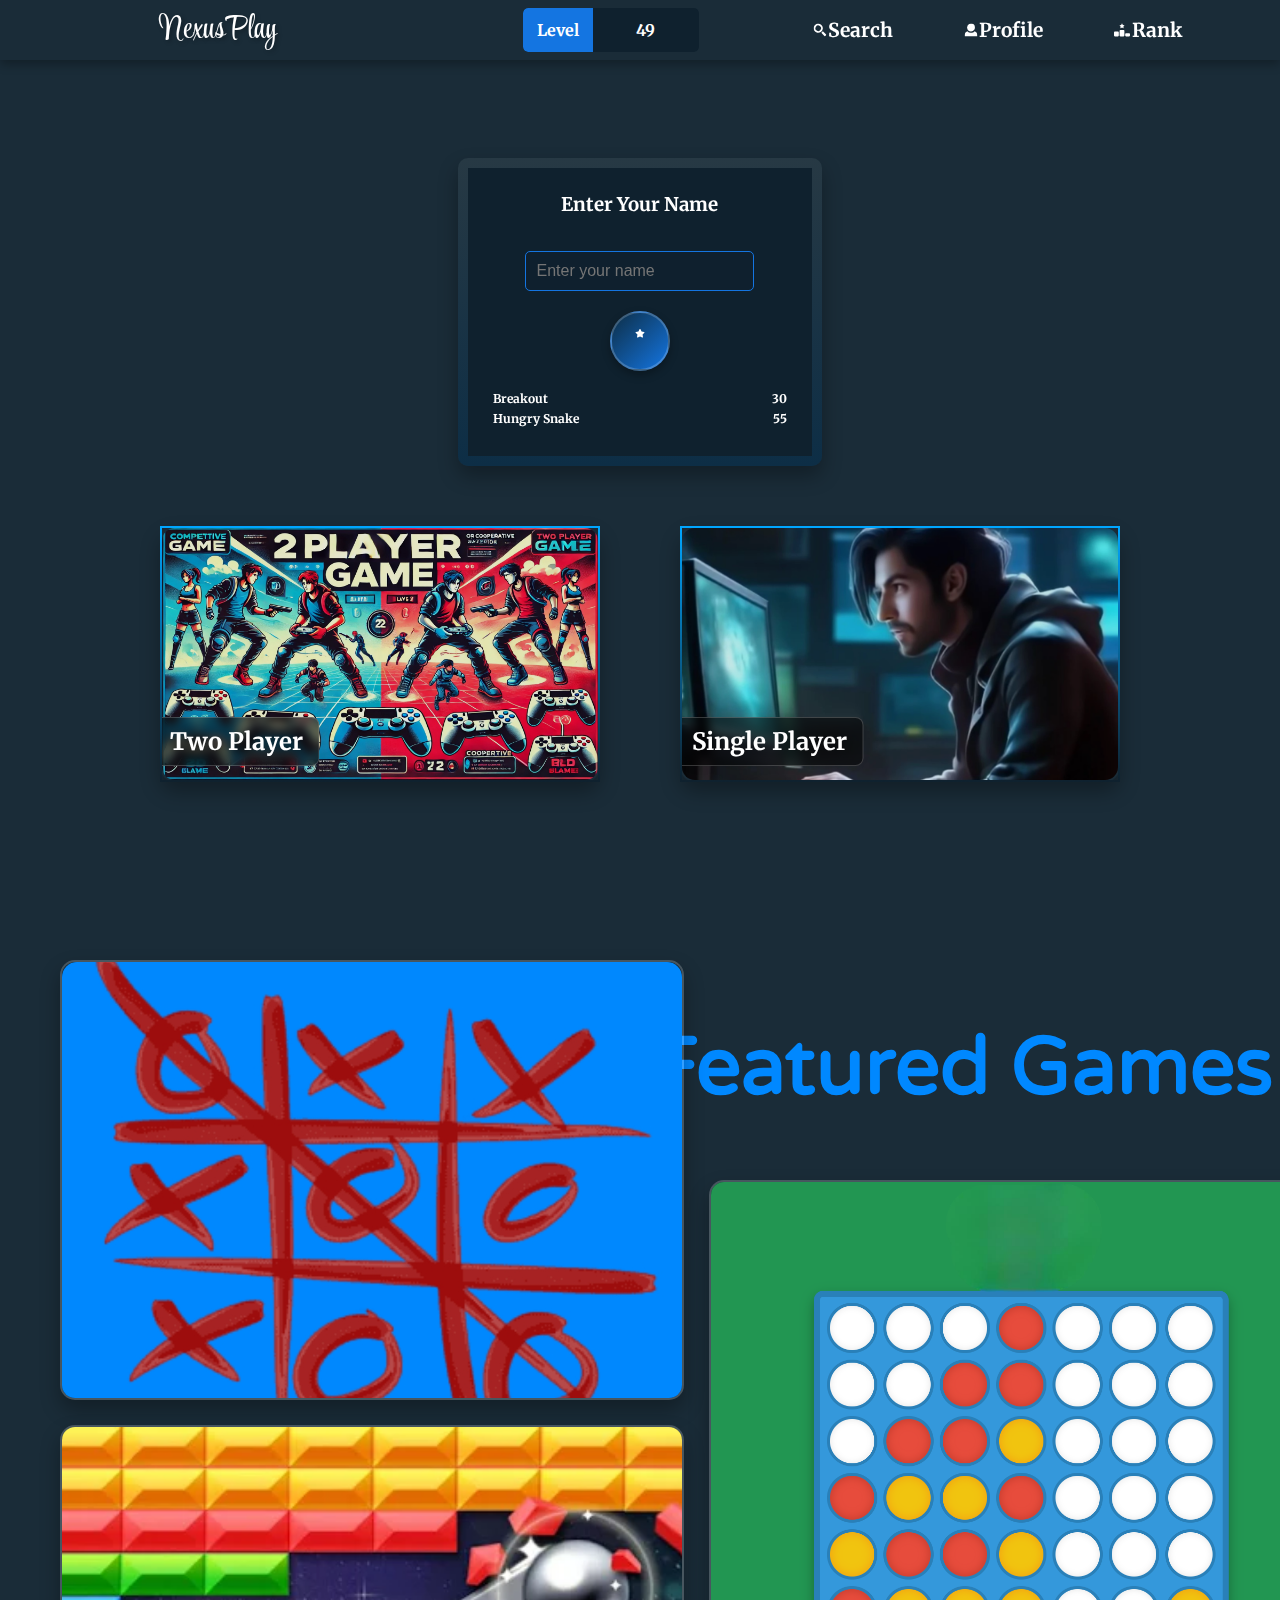
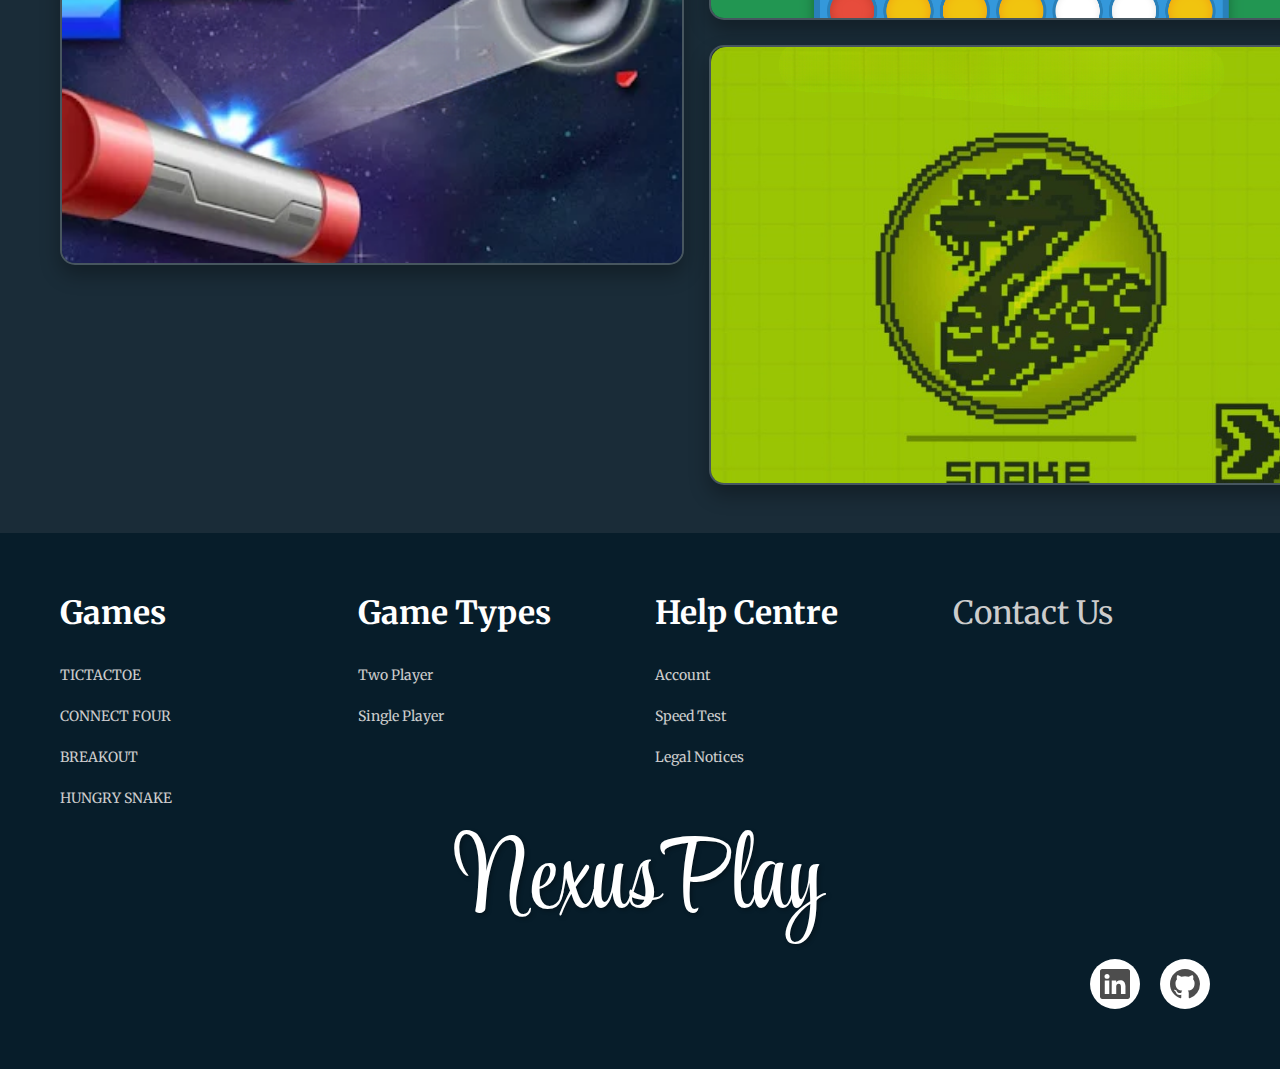
<file: index.html>
<!DOCTYPE html>
<html lang="en">

<head>
  <meta charset="UTF-8">
  <meta name="viewport" content="width=device-width, initial-scale=1.0">
  <title>NexusPlay - Gaming Platform</title>
  <link rel="stylesheet" href="./landing_page/style.css">
  <style>
    @import url('https://fonts.googleapis.com/css2?family=Style+Script&display=swap');
    @import url('https://fonts.googleapis.com/css2?family=Merriweather:ital,wght@0,400;0,700;0,900;1,300;1,400;1,700;1,900&display=swap');
    @import url('https://fonts.googleapis.com/css2?family=M+PLUS+Rounded+1c&family=Varela+Round&display=swap');
      
  </style>

</head>

<body>
  <div id="MainContent1">
    <div id="imgbackground">
      <div class="profile_box">
        <h3>Enter Your Name</h3>
        <div class="profile_content">
          <div class="profile_input">
            <input type="text" id="playerName" placeholder="Enter your name" required>
          </div>

        </div>
        <div class="rank_symbol">
          <!-- Rank SVG will be shown here -->
          <svg xmlns="http://www.w3.org/2000/svg" viewBox="0 0 640 512" width="30" height="30" fill="currentColor">
            <path
              d="M353.8 54.1L330.2 6.3c-3.9-8.3-16.1-8.6-20.4 0L286.2 54.1l-52.3 7.5c-9.3 1.4-13.3 12.9-6.4 19.8l38 37-9 52.1c-1.4 9.3 8.2 16.5 16.8 12.2l46.9-24.8 46.6 24.4c8.6 4.3 18.3-2.9 16.8-12.2l-9-52.1 38-36.6c6.8-6.8 2.9-18.3-6.4-19.8l-52.3-7.5z" />
          </svg>
        </div>
        <div class="score_bars">
          <div class="score_bar_title">
            <span>Breakout</span>
            <span>30</span>
          </div>

          <div class="score_bar_title">
            <span>Hungry Snake</span>
            <span>55</span>
          </div>

        </div>
      </div>

      <div class="game-container">
        <div onclick="window.location.href='./2player_games/2playeronly.html';" id="Box2">
          <img src="./photos/2player-game.jpg" alt="Two Player Game">
          <h1 style="    left: 17%;" class="heading">Two Player</h1>
          <!-- <div><h1>Two Player</h1></div> -->
        </div>
        <div onclick="window.location.href='./1player_games/1playeronly.html';" id="Box3">
          <img src="./photos/1_player.jpg" alt="Single Player Game">
          <h1 class="heading">Single Player</h1>
          <!-- <div><h1>Single Player</h1></div> -->
        </div> 
      </div>
    </div>

    <div class="gallery">
      <h1 class="featuredgames">Featured Games</h1>
      <div onclick="window.location.href='./games/tictactoe.html';" class="picture game1" data-game="Tic Tac Toe">
        <img class="obj-cover" src="./photos/tictactoe.jpg" alt="Tic Tac Toe Game">
        <div class="game-desc">Challenge a friend in this iconic 3x3 grid game. Take turns placing your symbols and be the first to line up three in a row horizontally, vertically, or diagonally, to win. Simple, strategic, and endlessly fun for two players!</div>
      </div>

      <div onclick="window.location.href='./games/connect4.html';" class="picture game2" data-game="Connect Four">
        <img class="obj-cover" src="./photos/connect4.png" alt="Connect Four Game">
        <div class="game-desc">Drop your discs into the grid and be the first to connect four in a row! Whether it’s across, down, or diagonally — this game tests your tactical thinking and timing. Great for competitive play with friends.</div>
      </div>

      <div onclick="window.location.href='./games/breakout.html';" class="picture game3" data-game="Breakout">
        <img class="obj-cover" src="./photos/break.webp" alt="Breakout Game">
        <div class="game-desc">Control the paddle, smash the bricks! Aim, bounce, and break your way through colorful brick walls using a fast-moving ball. Classic arcade action meets modern design — can you clear every level?</div>
      </div>

      <div onclick="window.location.href='./games/snake.html';" class="picture game4" data-game="Hungry Snake">
        <img class="obj-cover" src="./photos/snake-game-.jpg" alt="Snake Game">
        <div class="game-desc">Feed the snake and grow as long as possible! But watch out — the more you grow, the harder it gets. Don’t crash into yourself or the walls. A retro favorite that’s both addicting and challenging!</div>
      </div>
    </div>
  </div>

  <nav class="Nav_Bar">
    <div class="MainNav">
      <div id="NexusPlay">
        <ul>
          <li style="list-style: none;">NexusPlay</li>
        </ul>
      </div>
      <div id="LiveBar">
        <div class="Level">
          Level
        </div>
        <div class="LevelInt">
          49
        </div>
      </div>
      <div>
        <ul id="OGNav">
          <svg fill="currentColor" viewBox="0 0 64 64" class="svg-icon ">
            <title></title>
            <path fill-rule="evenodd" clip-rule="evenodd"
              d="M10.266 3.893a23.1 23.1 0 1 1 25.668 38.414A23.1 23.1 0 0 1 10.266 3.893Zm5.112 30.764a13.9 13.9 0 1 0 15.444-23.114 13.9 13.9 0 0 0-15.444 23.114ZM38.55 46.33a28.002 28.002 0 0 0 7.78-7.78L64 56.22 56.22 64 38.55 46.33Z">
            </path>
          </svg>
          <li class="OGNav">Search</li>

          <svg fill="currentColor" viewBox="0 0 64 64" class="svg-icon ">
            <title></title>
            <path fill-rule="evenodd" clip-rule="evenodd"
              d="M48.322 30.536A19.63 19.63 0 0 0 51.63 19.63 19.619 19.619 0 0 0 32 0a19.63 19.63 0 1 0 16.322 30.536ZM42.197 43.97a26.63 26.63 0 0 0 8.643-5.78A19.84 19.84 0 0 1 64 56.86V64H0v-7.14a19.84 19.84 0 0 1 13.16-18.67 26.63 26.63 0 0 0 29.037 5.78Z">
            </path>
          </svg>
          <li class="OGNav">Profile</li>

          <svg xmlns="http://www.w3.org/2000/svg" viewBox="0 0 640 512" id="rank">
            <path
              d="M353.8 54.1L330.2 6.3c-3.9-8.3-16.1-8.6-20.4 0L286.2 54.1l-52.3 7.5c-9.3 1.4-13.3 12.9-6.4 19.8l38 37-9 52.1c-1.4 9.3 8.2 16.5 16.8 12.2l46.9-24.8 46.6 24.4c8.6 4.3 18.3-2.9 16.8-12.2l-9-52.1 38-36.6c6.8-6.8 2.9-18.3-6.4-19.8l-52.3-7.5zM256 256c-17.7 0-32 14.3-32 32l0 192c0 17.7 14.3 32 32 32l128 0c17.7 0 32-14.3 32-32l0-192c0-17.7-14.3-32-32-32l-128 0zM32 320c-17.7 0-32 14.3-32 32L0 480c0 17.7 14.3 32 32 32l128 0c17.7 0 32-14.3 32-32l0-128c0-17.7-14.3-32-32-32L32 320zm416 96l0 64c0 17.7 14.3 32 32 32l128 0c17.7 0 32-14.3 32-32l0-64c0-17.7-14.3-32-32-32l-128 0c-17.7 0-32 14.3-32 32z" />
          </svg>
          <li style="padding-left: 2px;" class="OGNav">Rank</li>
        </ul>
      </div>
    </div>
  </nav>

  <footer>

    <div class="footer">
      <div class="footer-item">
        <p style="font-size: xx-large;">Games</p>
        <a href="./games/tictactoe.html">TICTACTOE</a>
        <a href="./games/Connect4.html">CONNECT FOUR</a>
        <a href="./games/breakout.html">BREAKOUT</a>
        <a href="./games/snake.html">HUNGRY SNAKE</a>
      </div>

      
      <div class="footer-item">
        <p style="font-size: xx-large;">Game Types</p>
        <a href="./2player_games/2playeronly.html">Two Player</a>
        <a href="./1player_games/1playeronly.html">Single Player</a>
      </div>
      
      <div class="footer-item">
        <p style="font-size: xx-large;">Help Centre</p>
        <a href="faq">Account</a>
        <a href="faq">Speed Test</a>
        <a href="faq">Legal Notices</a>
      </div>

      <div class="footer-item">
        <a style="font-size: xx-large;" href="contactus.html">Contact Us</a>
      </div>
    </div>
    <div class="questions">
      <p id="L-NexusPlay" class="font">NexusPlay</p>
    </div>

    <!-- From Uiverse.io by Zameerahmad01 -->
    <ul class="example-2">
      <li class="icon-content">
        <a data-social="linkedin" aria-label="LinkedIn" href="https://www.linkedin.com/in/yugandhar-dhore-086173255/">
          <div class="filled"></div>
          <svg xml:space="preserve" viewBox="0 0 16 16" class="bi bi-linkedin" fill="currentColor" height="16"
            width="16" xmlns="http://www.w3.org/2000/svg">
            <path fill="currentColor"
              d="M0 1.146C0 .513.526 0 1.175 0h13.65C15.474 0 16 .513 16 1.146v13.708c0 .633-.526 1.146-1.175 1.146H1.175C.526 16 0 15.487 0 14.854zm4.943 12.248V6.169H2.542v7.225zm-1.2-8.212c.837 0 1.358-.554 1.358-1.248-.015-.709-.52-1.248-1.342-1.248S2.4 3.226 2.4 3.934c0 .694.521 1.248 1.327 1.248zm4.908 8.212V9.359c0-.216.016-.432.08-.586.173-.431.568-.878 1.232-.878.869 0 1.216.662 1.216 1.634v3.865h2.401V9.25c0-2.22-1.184-3.252-2.764-3.252-1.274 0-1.845.7-2.165 1.193v.025h-.016l.016-.025V6.169h-2.4c.03.678 0 7.225 0 7.225z">
            </path>
          </svg>
        </a>
        <div class="tooltip">LinkedIn</div>
      </li>
      <li class="icon-content">
        <a data-social="github" aria-label="GitHub" href="https://github.com/Yug1020">
          <div class="filled"></div>
          <svg xml:space="preserve" viewBox="0 0 16 16" class="bi bi-github" fill="currentColor" height="16" width="16"
            xmlns="http://www.w3.org/2000/svg">
            <path fill="currentColor"
              d="M8 0C3.58 0 0 3.58 0 8c0 3.54 2.29 6.53 5.47 7.59.4.07.55-.17.55-.38 0-.19-.01-.82-.01-1.49-2.01.37-2.53-.49-2.69-.94-.09-.23-.48-.94-.82-1.13-.28-.15-.68-.52-.01-.53.63-.01 1.08.58 1.23.82.72 1.21 1.87.87 2.33.66.07-.52.28-.87.51-1.07-1.78-.2-3.64-.89-3.64-3.95 0-.87.31-1.59.82-2.15-.08-.2-.36-1.02.08-2.12 0 0 .67-.21 2.2.82.64-.18 1.32-.27 2-.27s1.36.09 2 .27c1.53-1.04 2.2-.82 2.2-.82.44 1.1.16 1.92.08 2.12.51.56.82 1.27.82 2.15 0 3.07-1.87 3.75-3.65 3.95.29.25.54.73.54 1.48 0 1.07-.01 1.93-.01 2.2 0 .21.15.46.55.38A8.01 8.01 0 0 0 16 8c0-4.42-3.58-8-8-8">
            </path>
          </svg>
        </a>
        <div class="tooltip">GitHub</div>
      </li>
      <!-- <li class="icon-content">
        <a data-social="instagram" aria-label="Instagram" href="https://www.instagram.com/">
          <div class="filled"></div>
          <svg xml:space="preserve" viewBox="0 0 16 16" class="bi bi-instagram" fill="currentColor" height="16"
            width="16" xmlns="http://www.w3.org/2000/svg">
            <path fill="currentColor"
              d="M8 0C5.829 0 5.556.01 4.703.048 3.85.088 3.269.222 2.76.42a3.9 3.9 0 0 0-1.417.923A3.9 3.9 0 0 0 .42 2.76C.222 3.268.087 3.85.048 4.7.01 5.555 0 5.827 0 8.001c0 2.172.01 2.444.048 3.297.04.852.174 1.433.372 1.942.205.526.478.972.923 1.417.444.445.89.719 1.416.923.51.198 1.09.333 1.942.372C5.555 15.99 5.827 16 8 16s2.444-.01 3.298-.048c.851-.04 1.434-.174 1.943-.372a3.9 3.9 0 0 0 1.416-.923c.445-.445.718-.891.923-1.417.197-.509.332-1.09.372-1.942C15.99 10.445 16 10.173 16 8s-.01-2.445-.048-3.299c-.04-.851-.175-1.433-.372-1.941a3.9 3.9 0 0 0-.923-1.417A3.9 3.9 0 0 0 13.24.42c-.51-.198-1.092-.333-1.943-.372C10.443.01 10.172 0 7.998 0zm-.717 1.442h.718c2.136 0 2.389.007 3.232.046.78.035 1.204.166 1.486.275.373.145.64.319.92.599s.453.546.598.92c.11.281.24.705.275 1.485.039.843.047 1.096.047 3.231s-.008 2.389-.047 3.232c-.035.78-.166 1.203-.275 1.485a2.5 2.5 0 0 1-.599.919c-.28.28-.546.453-.92.598-.28.11-.704.24-1.485.276-.843.038-1.096.047-3.232.047s-2.39-.009-3.233-.047c-.78-.036-1.203-.166-1.485-.276a2.5 2.5 0 0 1-.92-.598 2.5 2.5 0 0 1-.6-.92c-.109-.281-.24-.705-.275-1.485-.038-.843-.046-1.096-.046-3.233s.008-2.388.046-3.231c.036-.78.166-1.204.276-1.486.145-.373.319-.64.599-.92s.546-.453.92-.598c.282-.11.705-.24 1.485-.276.738-.034 1.024-.044 2.515-.045zm4.988 1.328a.96.96 0 1 0 0 1.92.96.96 0 0 0 0-1.92m-4.27 1.122a4.109 4.109 0 1 0 0 8.217 4.109 4.109 0 0 0 0-8.217m0 1.441a2.667 2.667 0 1 1 0 5.334 2.667 2.667 0 0 1 0-5.334">
            </path>
          </svg>
        </a>
        <div class="tooltip">Instagram</div>
      </li>
      <li class="icon-content">
        <a data-social="youtube" aria-label="Youtube" href="https://youtube.com/">
          <div class="filled"></div>
          <svg xml:space="preserve" viewBox="0 0 16 16" class="bi bi-youtube" fill="currentColor" height="16" width="16"
            xmlns="http://www.w3.org/2000/svg">
            <path fill="currentColor"
              d="M8.051 1.999h.089c.822.003 4.987.033 6.11.335a2.01 2.01 0 0 1 1.415 1.42c.101.38.172.883.22 1.402l.01.104.022.26.008.104c.065.914.073 1.77.074 1.957v.075c-.001.194-.01 1.108-.082 2.06l-.008.105-.009.104c-.05.572-.124 1.14-.235 1.558a2.01 2.01 0 0 1-1.415 1.42c-1.16.312-5.569.334-6.18.335h-.142c-.309 0-1.587-.006-2.927-.052l-.17-.006-.087-.004-.171-.007-.171-.007c-1.11-.049-2.167-.128-2.654-.26a2.01 2.01 0 0 1-1.415-1.419c-.111-.417-.185-.986-.235-1.558L.09 9.82l-.008-.104A31 31 0 0 1 0 7.68v-.123c.002-.215.01-.958.064-1.778l.007-.103.003-.052.008-.104.022-.26.01-.104c.048-.519.119-1.023.22-1.402a2.01 2.01 0 0 1 1.415-1.42c.487-.13 1.544-.21 2.654-.26l.17-.007.172-.006.086-.003.171-.007A100 100 0 0 1 7.858 2zM6.4 5.209v4.818l4.157-2.408z">
            </path>
          </svg>
        </a>
        <div class="tooltip">Youtube</div>
      </li> -->
    </ul>

  </footer>
</body>

</html>
</file>
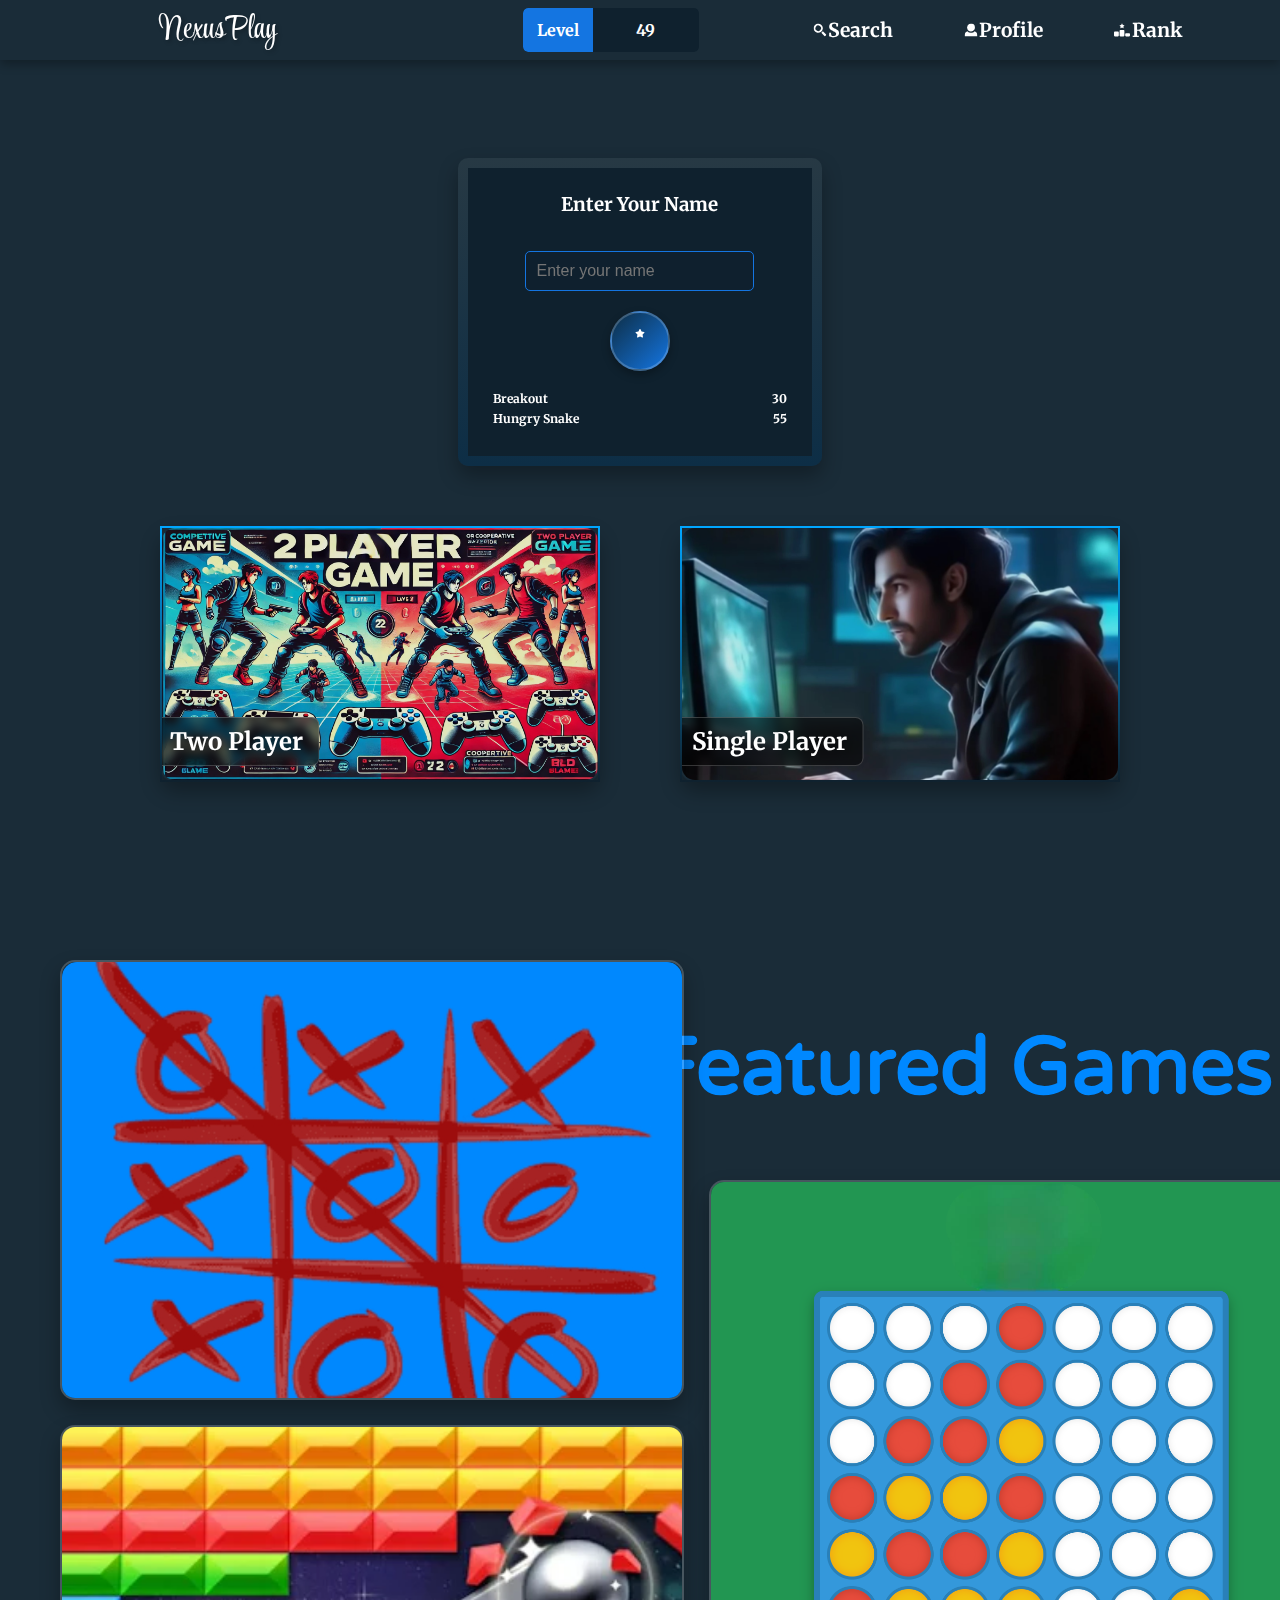
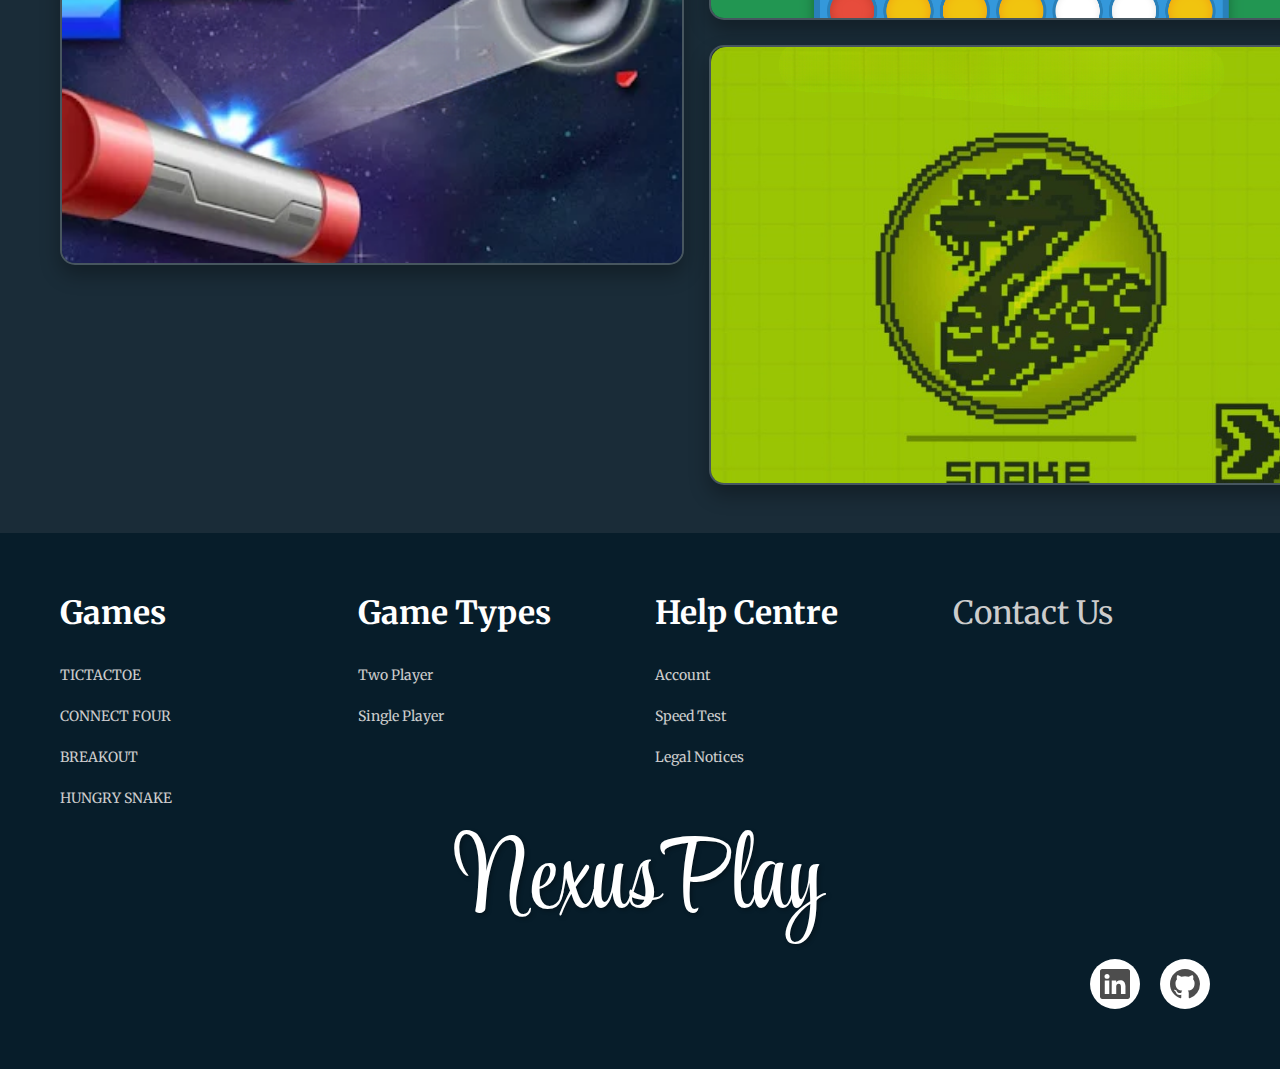
<file: 1st Website/index.html>
<!DOCTYPE html>
<html lang="en">

<head>
  <meta charset="UTF-8">
  <meta name="viewport" content="width=device-width, initial-scale=1.0">
  <title>NexusPlay - Gaming Platform</title>
  <link rel="stylesheet" href="./landing page/style.css">
  <style>
    @import url('https://fonts.googleapis.com/css2?family=Style+Script&display=swap');
    @import url('https://fonts.googleapis.com/css2?family=Merriweather:ital,wght@0,400;0,700;0,900;1,300;1,400;1,700;1,900&display=swap');
    @import url('https://fonts.googleapis.com/css2?family=M+PLUS+Rounded+1c&family=Varela+Round&display=swap');
      
  </style>

</head>

<body>
  <div id="MainContent1">
    <div id="imgbackground">
      <div class="profile_box">
        <h3>Enter Your Name</h3>
        <div class="profile_content">
          <div class="profile_input">
            <input type="text" id="playerName" placeholder="Enter your name" required>
          </div>

        </div>
        <div class="rank_symbol">
          <!-- Rank SVG will be shown here -->
          <svg xmlns="http://www.w3.org/2000/svg" viewBox="0 0 640 512" width="30" height="30" fill="currentColor">
            <path
              d="M353.8 54.1L330.2 6.3c-3.9-8.3-16.1-8.6-20.4 0L286.2 54.1l-52.3 7.5c-9.3 1.4-13.3 12.9-6.4 19.8l38 37-9 52.1c-1.4 9.3 8.2 16.5 16.8 12.2l46.9-24.8 46.6 24.4c8.6 4.3 18.3-2.9 16.8-12.2l-9-52.1 38-36.6c6.8-6.8 2.9-18.3-6.4-19.8l-52.3-7.5z" />
          </svg>
        </div>
        <div class="score_bars">
          <div class="score_bar_title">
            <span>Breakout</span>
            <span>30</span>
          </div>

          <div class="score_bar_title">
            <span>Hungry Snake</span>
            <span>55</span>
          </div>

        </div>
      </div>

      <div class="game-container">
        <div onclick="window.location.href='./2player_games/2playeronly.html';" id="Box2">
          <img src="./photos/2player-game.jpg" alt="Two Player Game">
          <h1 style="    left: 17%;" class="heading">Two Player</h1>
          <!-- <div><h1>Two Player</h1></div> -->
        </div>
        <div onclick="window.location.href='./1player_games/1playeronly.html';" id="Box3">
          <img src="./photos/1_player.jpg" alt="Single Player Game">
          <h1 class="heading">Single Player</h1>
          <!-- <div><h1>Single Player</h1></div> -->
        </div> 
      </div>
    </div>

    <div class="gallery">
      <h1 class="featuredgames">Featured Games</h1>
      <div onclick="window.location.href='./games/tictactoe.html';" class="picture game1" data-game="Tic Tac Toe">
        <img class="obj-cover" src="./photos/tictactoe.jpg" alt="Tic Tac Toe Game">
        <div class="game-desc">Challenge a friend in this iconic 3x3 grid game. Take turns placing your symbols and be the first to line up three in a row horizontally, vertically, or diagonally, to win. Simple, strategic, and endlessly fun for two players!</div>
      </div>

      <div onclick="window.location.href='./games/connect4.html';" class="picture game2" data-game="Connect Four">
        <img class="obj-cover" src="./photos/connect4.png" alt="Connect Four Game">
        <div class="game-desc">Drop your discs into the grid and be the first to connect four in a row! Whether it’s across, down, or diagonally — this game tests your tactical thinking and timing. Great for competitive play with friends.</div>
      </div>

      <div onclick="window.location.href='./games/breakout.html';" class="picture game3" data-game="Breakout">
        <img class="obj-cover" src="./photos/break.webp" alt="Breakout Game">
        <div class="game-desc">Control the paddle, smash the bricks! Aim, bounce, and break your way through colorful brick walls using a fast-moving ball. Classic arcade action meets modern design — can you clear every level?</div>
      </div>

      <div onclick="window.location.href='./games/snake.html';" class="picture game4" data-game="Hungry Snake">
        <img class="obj-cover" src="./photos/snake-game-.jpg" alt="Snake Game">
        <div class="game-desc">Feed the snake and grow as long as possible! But watch out — the more you grow, the harder it gets. Don’t crash into yourself or the walls. A retro favorite that’s both addicting and challenging!</div>
      </div>
    </div>

  </div>

  <nav class="Nav_Bar">
    <div class="MainNav">
      <div id="NexusPlay">
        <ul>
          <li style="list-style: none;">NexusPlay</li>
        </ul>
      </div>
      <div id="LiveBar">
        <div class="Level">
          Level
        </div>
        <div class="LevelInt">
          49
        </div>
      </div>
      <div>
        <ul id="OGNav">
          <svg fill="currentColor" viewBox="0 0 64 64" class="svg-icon ">
            <title></title>
            <path fill-rule="evenodd" clip-rule="evenodd"
              d="M10.266 3.893a23.1 23.1 0 1 1 25.668 38.414A23.1 23.1 0 0 1 10.266 3.893Zm5.112 30.764a13.9 13.9 0 1 0 15.444-23.114 13.9 13.9 0 0 0-15.444 23.114ZM38.55 46.33a28.002 28.002 0 0 0 7.78-7.78L64 56.22 56.22 64 38.55 46.33Z">
            </path>
          </svg>
          <li class="OGNav">Search</li>

          <svg fill="currentColor" viewBox="0 0 64 64" class="svg-icon ">
            <title></title>
            <path fill-rule="evenodd" clip-rule="evenodd"
              d="M48.322 30.536A19.63 19.63 0 0 0 51.63 19.63 19.619 19.619 0 0 0 32 0a19.63 19.63 0 1 0 16.322 30.536ZM42.197 43.97a26.63 26.63 0 0 0 8.643-5.78A19.84 19.84 0 0 1 64 56.86V64H0v-7.14a19.84 19.84 0 0 1 13.16-18.67 26.63 26.63 0 0 0 29.037 5.78Z">
            </path>
          </svg>
          <li class="OGNav">Profile</li>

          <svg xmlns="http://www.w3.org/2000/svg" viewBox="0 0 640 512" id="rank">
            <path
              d="M353.8 54.1L330.2 6.3c-3.9-8.3-16.1-8.6-20.4 0L286.2 54.1l-52.3 7.5c-9.3 1.4-13.3 12.9-6.4 19.8l38 37-9 52.1c-1.4 9.3 8.2 16.5 16.8 12.2l46.9-24.8 46.6 24.4c8.6 4.3 18.3-2.9 16.8-12.2l-9-52.1 38-36.6c6.8-6.8 2.9-18.3-6.4-19.8l-52.3-7.5zM256 256c-17.7 0-32 14.3-32 32l0 192c0 17.7 14.3 32 32 32l128 0c17.7 0 32-14.3 32-32l0-192c0-17.7-14.3-32-32-32l-128 0zM32 320c-17.7 0-32 14.3-32 32L0 480c0 17.7 14.3 32 32 32l128 0c17.7 0 32-14.3 32-32l0-128c0-17.7-14.3-32-32-32L32 320zm416 96l0 64c0 17.7 14.3 32 32 32l128 0c17.7 0 32-14.3 32-32l0-64c0-17.7-14.3-32-32-32l-128 0c-17.7 0-32 14.3-32 32z" />
          </svg>
          <li style="padding-left: 2px;" class="OGNav">Rank</li>
        </ul>
      </div>
    </div>
  </nav>

  <footer>

    <div class="footer">
      <div class="footer-item">
        <p style="font-size: xx-large;">Games</p>
        <a href="./games/tictactoe.html">TICTACTOE</a>
        <a href="./games/Connect4.html">CONNECT FOUR</a>
        <a href="./games/breakout.html">BREAKOUT</a>
        <a href="./games/snake.html">HUNGRY SNAKE</a>
      </div>

      
      <div class="footer-item">
        <p style="font-size: xx-large;">Game Types</p>
        <a href="./2player_games/2playeronly.html">Two Player</a>
        <a href="./1player_games/1playeronly.html">Single Player</a>
      </div>
      
      <div class="footer-item">
        <p style="font-size: xx-large;">Help Centre</p>
        <a href="faq">Account</a>
        <a href="faq">Speed Test</a>
        <a href="faq">Legal Notices</a>
      </div>

      <div class="footer-item">
        <a style="font-size: xx-large;" href="contactus.html">Contact Us</a>
      </div>
    </div>
    <div class="questions">
      <p id="L-NexusPlay" class="font">NexusPlay</p>
    </div>
    <!-- From Uiverse.io by Zameerahmad01 -->
    <ul class="example-2">
      <li class="icon-content">
        <a data-social="linkedin" aria-label="LinkedIn" href="https://www.linkedin.com/in/yugandhar-dhore-086173255/">
          <div class="filled"></div>
          <svg xml:space="preserve" viewBox="0 0 16 16" class="bi bi-linkedin" fill="currentColor" height="16"
            width="16" xmlns="http://www.w3.org/2000/svg">
            <path fill="currentColor"
              d="M0 1.146C0 .513.526 0 1.175 0h13.65C15.474 0 16 .513 16 1.146v13.708c0 .633-.526 1.146-1.175 1.146H1.175C.526 16 0 15.487 0 14.854zm4.943 12.248V6.169H2.542v7.225zm-1.2-8.212c.837 0 1.358-.554 1.358-1.248-.015-.709-.52-1.248-1.342-1.248S2.4 3.226 2.4 3.934c0 .694.521 1.248 1.327 1.248zm4.908 8.212V9.359c0-.216.016-.432.08-.586.173-.431.568-.878 1.232-.878.869 0 1.216.662 1.216 1.634v3.865h2.401V9.25c0-2.22-1.184-3.252-2.764-3.252-1.274 0-1.845.7-2.165 1.193v.025h-.016l.016-.025V6.169h-2.4c.03.678 0 7.225 0 7.225z">
            </path>
          </svg>
        </a>
        <div class="tooltip">LinkedIn</div>
      </li>
      <li class="icon-content">
        <a data-social="github" aria-label="GitHub" href="https://github.com/Yug1020">
          <div class="filled"></div>
          <svg xml:space="preserve" viewBox="0 0 16 16" class="bi bi-github" fill="currentColor" height="16" width="16"
            xmlns="http://www.w3.org/2000/svg">
            <path fill="currentColor"
              d="M8 0C3.58 0 0 3.58 0 8c0 3.54 2.29 6.53 5.47 7.59.4.07.55-.17.55-.38 0-.19-.01-.82-.01-1.49-2.01.37-2.53-.49-2.69-.94-.09-.23-.48-.94-.82-1.13-.28-.15-.68-.52-.01-.53.63-.01 1.08.58 1.23.82.72 1.21 1.87.87 2.33.66.07-.52.28-.87.51-1.07-1.78-.2-3.64-.89-3.64-3.95 0-.87.31-1.59.82-2.15-.08-.2-.36-1.02.08-2.12 0 0 .67-.21 2.2.82.64-.18 1.32-.27 2-.27s1.36.09 2 .27c1.53-1.04 2.2-.82 2.2-.82.44 1.1.16 1.92.08 2.12.51.56.82 1.27.82 2.15 0 3.07-1.87 3.75-3.65 3.95.29.25.54.73.54 1.48 0 1.07-.01 1.93-.01 2.2 0 .21.15.46.55.38A8.01 8.01 0 0 0 16 8c0-4.42-3.58-8-8-8">
            </path>
          </svg>
        </a>
        <div class="tooltip">GitHub</div>
      </li>
      <!-- <li class="icon-content">
        <a data-social="instagram" aria-label="Instagram" href="https://www.instagram.com/">
          <div class="filled"></div>
          <svg xml:space="preserve" viewBox="0 0 16 16" class="bi bi-instagram" fill="currentColor" height="16"
            width="16" xmlns="http://www.w3.org/2000/svg">
            <path fill="currentColor"
              d="M8 0C5.829 0 5.556.01 4.703.048 3.85.088 3.269.222 2.76.42a3.9 3.9 0 0 0-1.417.923A3.9 3.9 0 0 0 .42 2.76C.222 3.268.087 3.85.048 4.7.01 5.555 0 5.827 0 8.001c0 2.172.01 2.444.048 3.297.04.852.174 1.433.372 1.942.205.526.478.972.923 1.417.444.445.89.719 1.416.923.51.198 1.09.333 1.942.372C5.555 15.99 5.827 16 8 16s2.444-.01 3.298-.048c.851-.04 1.434-.174 1.943-.372a3.9 3.9 0 0 0 1.416-.923c.445-.445.718-.891.923-1.417.197-.509.332-1.09.372-1.942C15.99 10.445 16 10.173 16 8s-.01-2.445-.048-3.299c-.04-.851-.175-1.433-.372-1.941a3.9 3.9 0 0 0-.923-1.417A3.9 3.9 0 0 0 13.24.42c-.51-.198-1.092-.333-1.943-.372C10.443.01 10.172 0 7.998 0zm-.717 1.442h.718c2.136 0 2.389.007 3.232.046.78.035 1.204.166 1.486.275.373.145.64.319.92.599s.453.546.598.92c.11.281.24.705.275 1.485.039.843.047 1.096.047 3.231s-.008 2.389-.047 3.232c-.035.78-.166 1.203-.275 1.485a2.5 2.5 0 0 1-.599.919c-.28.28-.546.453-.92.598-.28.11-.704.24-1.485.276-.843.038-1.096.047-3.232.047s-2.39-.009-3.233-.047c-.78-.036-1.203-.166-1.485-.276a2.5 2.5 0 0 1-.92-.598 2.5 2.5 0 0 1-.6-.92c-.109-.281-.24-.705-.275-1.485-.038-.843-.046-1.096-.046-3.233s.008-2.388.046-3.231c.036-.78.166-1.204.276-1.486.145-.373.319-.64.599-.92s.546-.453.92-.598c.282-.11.705-.24 1.485-.276.738-.034 1.024-.044 2.515-.045zm4.988 1.328a.96.96 0 1 0 0 1.92.96.96 0 0 0 0-1.92m-4.27 1.122a4.109 4.109 0 1 0 0 8.217 4.109 4.109 0 0 0 0-8.217m0 1.441a2.667 2.667 0 1 1 0 5.334 2.667 2.667 0 0 1 0-5.334">
            </path>
          </svg>
        </a>
        <div class="tooltip">Instagram</div>
      </li>
      <li class="icon-content">
        <a data-social="youtube" aria-label="Youtube" href="https://youtube.com/">
          <div class="filled"></div>
          <svg xml:space="preserve" viewBox="0 0 16 16" class="bi bi-youtube" fill="currentColor" height="16" width="16"
            xmlns="http://www.w3.org/2000/svg">
            <path fill="currentColor"
              d="M8.051 1.999h.089c.822.003 4.987.033 6.11.335a2.01 2.01 0 0 1 1.415 1.42c.101.38.172.883.22 1.402l.01.104.022.26.008.104c.065.914.073 1.77.074 1.957v.075c-.001.194-.01 1.108-.082 2.06l-.008.105-.009.104c-.05.572-.124 1.14-.235 1.558a2.01 2.01 0 0 1-1.415 1.42c-1.16.312-5.569.334-6.18.335h-.142c-.309 0-1.587-.006-2.927-.052l-.17-.006-.087-.004-.171-.007-.171-.007c-1.11-.049-2.167-.128-2.654-.26a2.01 2.01 0 0 1-1.415-1.419c-.111-.417-.185-.986-.235-1.558L.09 9.82l-.008-.104A31 31 0 0 1 0 7.68v-.123c.002-.215.01-.958.064-1.778l.007-.103.003-.052.008-.104.022-.26.01-.104c.048-.519.119-1.023.22-1.402a2.01 2.01 0 0 1 1.415-1.42c.487-.13 1.544-.21 2.654-.26l.17-.007.172-.006.086-.003.171-.007A100 100 0 0 1 7.858 2zM6.4 5.209v4.818l4.157-2.408z">
            </path>
          </svg>
        </a>
        <div class="tooltip">Youtube</div>
      </li> -->
    </ul>

  </footer>
</body>

</html>
</file>
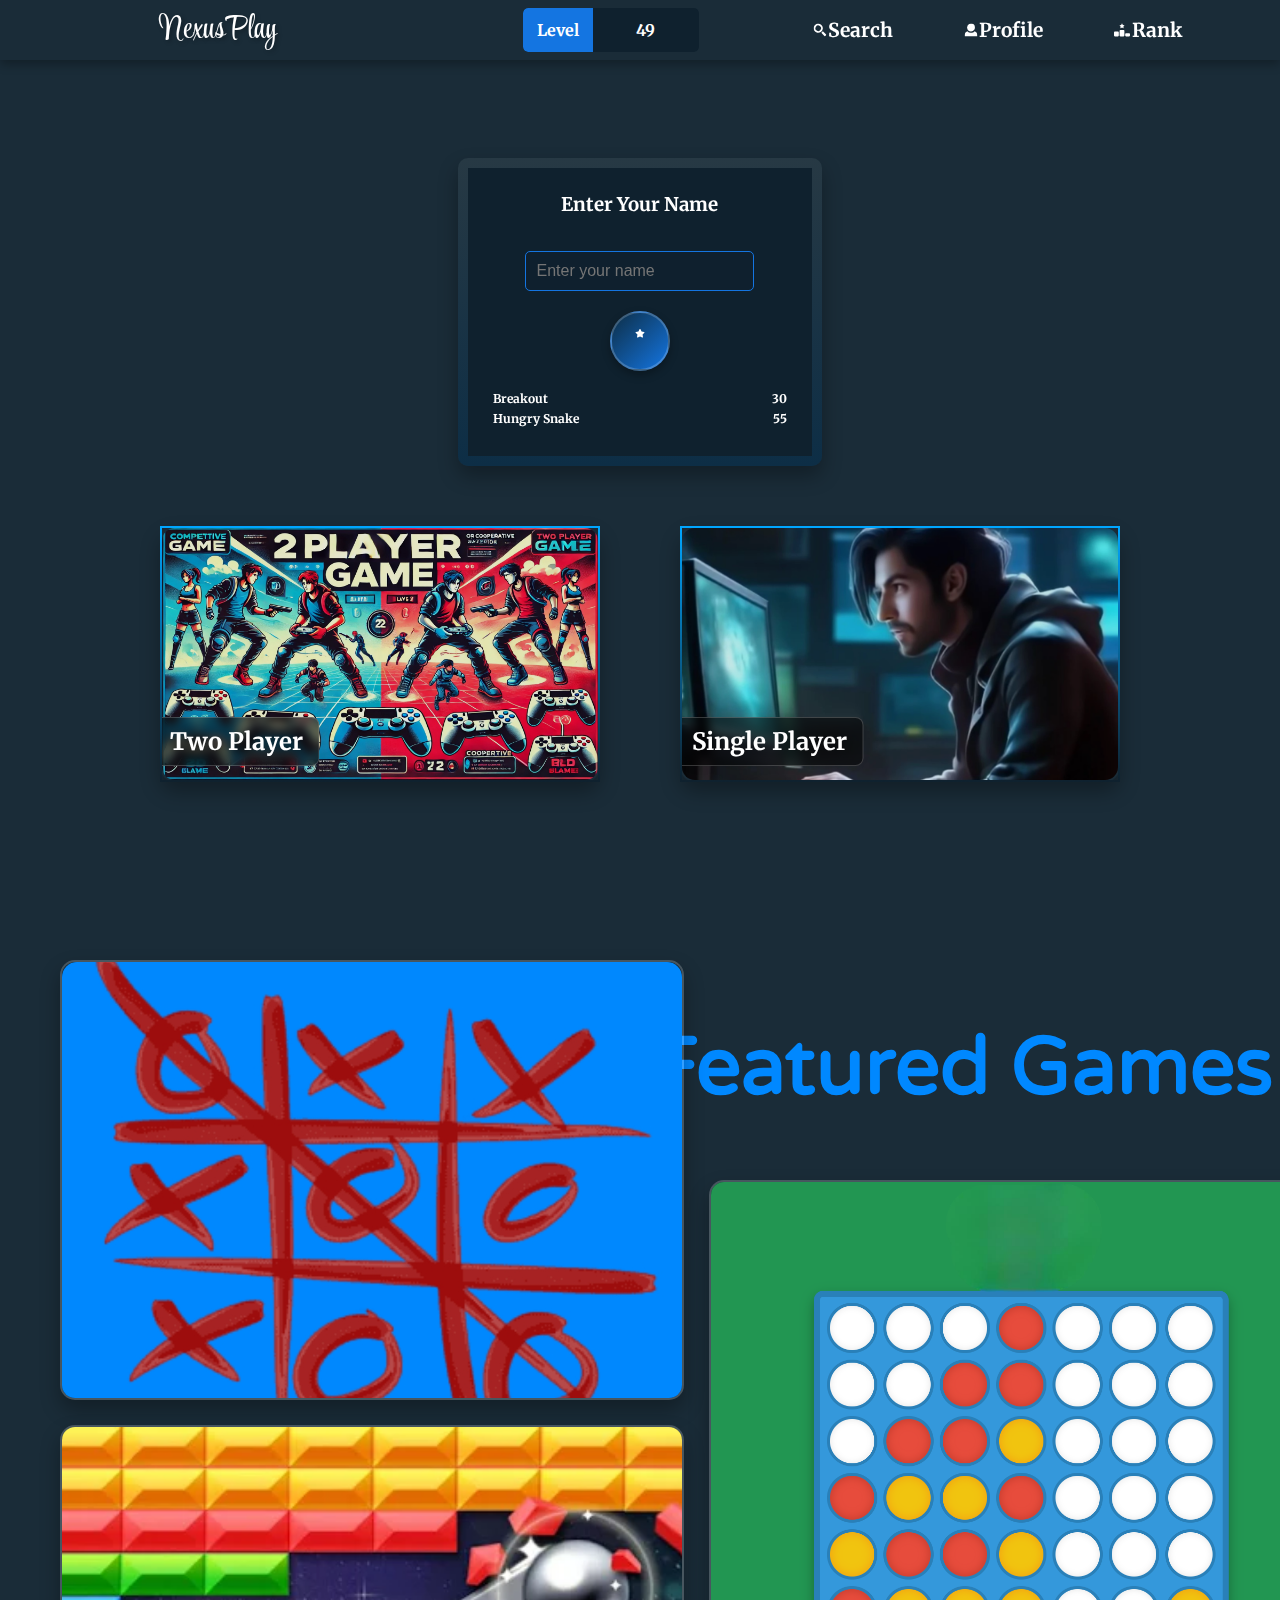
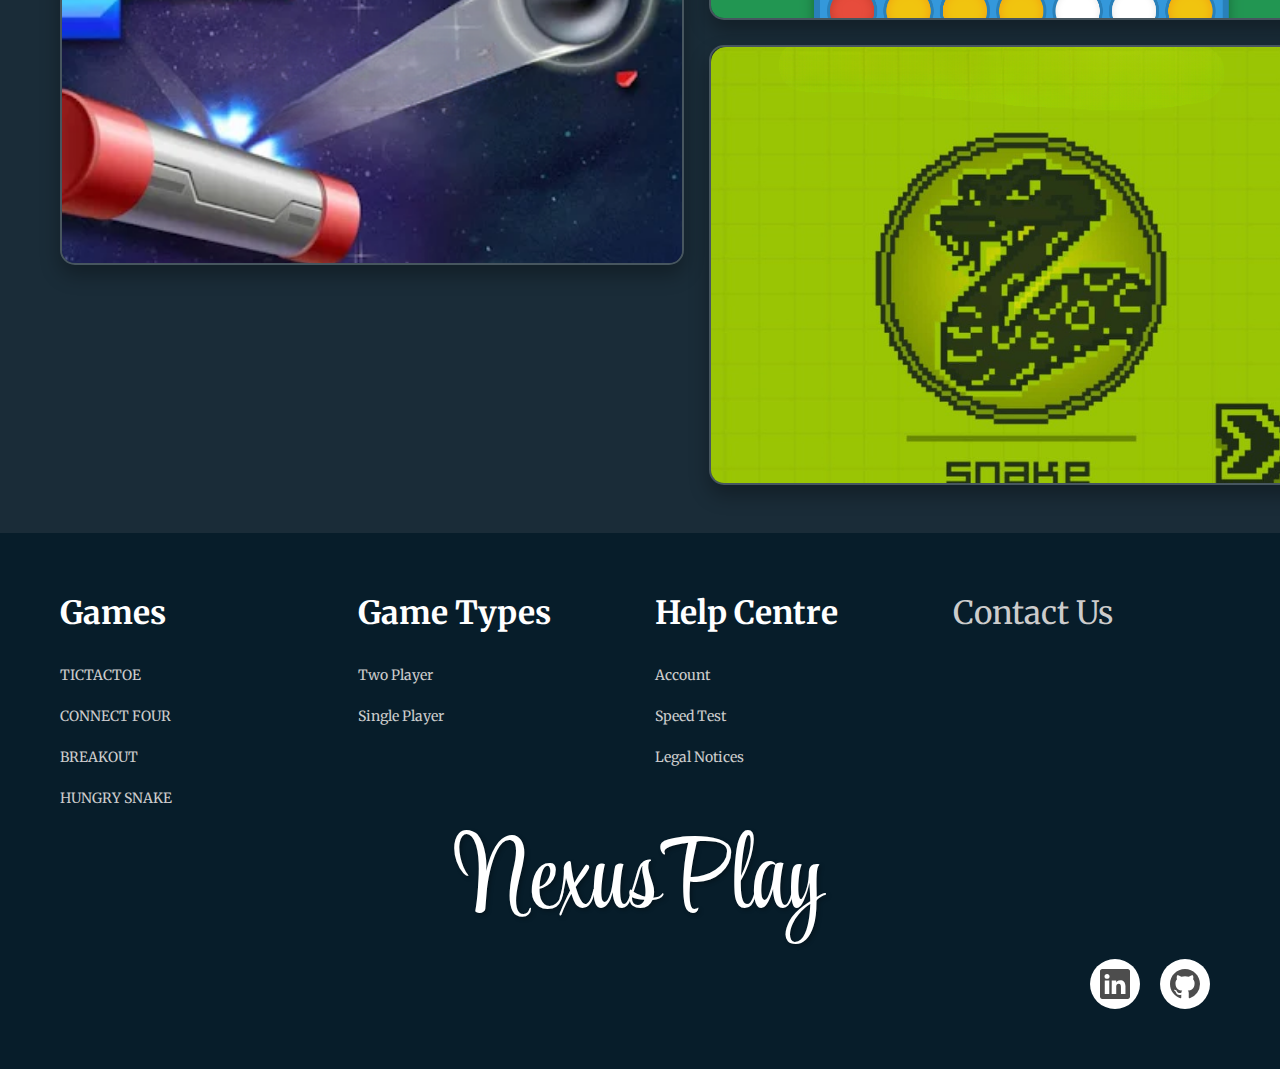
<file: 1st Website/landing page/index.html>
<!DOCTYPE html>
<html lang="en">

<head>
  <meta charset="UTF-8">
  <meta name="viewport" content="width=device-width, initial-scale=1.0">
  <title>NexusPlay - Gaming Platform</title>
  <link rel="stylesheet" href="style.css">
  <style>
    @import url('https://fonts.googleapis.com/css2?family=Style+Script&display=swap');
    @import url('https://fonts.googleapis.com/css2?family=Merriweather:ital,wght@0,400;0,700;0,900;1,300;1,400;1,700;1,900&display=swap');
    @import url('https://fonts.googleapis.com/css2?family=M+PLUS+Rounded+1c&family=Varela+Round&display=swap');
      
  </style>

</head>

<body>
  <div id="MainContent1">
    <div id="imgbackground">
      <div class="profile_box">
        <h3>Enter Your Name</h3>
        <div class="profile_content">
          <div class="profile_input">
            <input type="text" id="playerName" placeholder="Enter your name" required>
          </div>

        </div>
        <div class="rank_symbol">
          <!-- Rank SVG will be shown here -->
          <svg xmlns="http://www.w3.org/2000/svg" viewBox="0 0 640 512" width="30" height="30" fill="currentColor">
            <path
              d="M353.8 54.1L330.2 6.3c-3.9-8.3-16.1-8.6-20.4 0L286.2 54.1l-52.3 7.5c-9.3 1.4-13.3 12.9-6.4 19.8l38 37-9 52.1c-1.4 9.3 8.2 16.5 16.8 12.2l46.9-24.8 46.6 24.4c8.6 4.3 18.3-2.9 16.8-12.2l-9-52.1 38-36.6c6.8-6.8 2.9-18.3-6.4-19.8l-52.3-7.5z" />
          </svg>
        </div>
        <div class="score_bars">
          <div class="score_bar_title">
            <span>Breakout</span>
            <span>30</span>
          </div>

          <div class="score_bar_title">
            <span>Hungry Snake</span>
            <span>55</span>
          </div>

        </div>
      </div>

      <div class="game-container">
        <div onclick="window.location.href='../2player_games/2playeronly.html';" id="Box2">
          <img src="../photos/2player game.jpg" alt="Two Player Game">
          <h1 style="    left: 17%;" class="heading">Two Player</h1>
          <!-- <div><h1>Two Player</h1></div> -->
        </div>
        <div onclick="window.location.href='../1player_games/1playeronly.html';" id="Box3">
          <img src="../photos/1_player.jpg" alt="Single Player Game">
          <h1 class="heading">Single Player</h1>
          <!-- <div><h1>Single Player</h1></div> -->
        </div> 
      </div>
    </div>

    <div class="gallery">
      <h1 class="featuredgames">Featured Games</h1>
      <div onclick="window.location.href='../games/tictactoe.html';" class="picture game1" data-game="Tic Tac Toe">
        <img class="obj-cover" src="../photos/tictactoe.jpg" alt="Tic Tac Toe Game">
        <div class="game-desc">Challenge a friend in this iconic 3x3 grid game. Take turns placing your symbols and be the first to line up three in a row horizontally, vertically, or diagonally, to win. Simple, strategic, and endlessly fun for two players!</div>
      </div>

      <div onclick="window.location.href='../games/connect4.html';" class="picture game2" data-game="Connect Four">
        <img class="obj-cover" src="../photos/connect4.png" alt="Connect Four Game">
        <div class="game-desc">Drop your discs into the grid and be the first to connect four in a row! Whether it’s across, down, or diagonally — this game tests your tactical thinking and timing. Great for competitive play with friends.</div>
      </div>

      <div onclick="window.location.href='../games/breakout.html';" class="picture game3" data-game="Breakout">
        <img class="obj-cover" src="../photos/break.webp" alt="Breakout Game">
        <div class="game-desc">Control the paddle, smash the bricks! Aim, bounce, and break your way through colorful brick walls using a fast-moving ball. Classic arcade action meets modern design — can you clear every level?</div>
      </div>

      <div onclick="window.location.href='../games/snake.html';" class="picture game4" data-game="Hungry Snake">
        <img class="obj-cover" src="../photos/snake-game-.jpg" alt="Snake Game">
        <div class="game-desc">Feed the snake and grow as long as possible! But watch out — the more you grow, the harder it gets. Don’t crash into yourself or the walls. A retro favorite that’s both addicting and challenging!</div>
      </div>
    </div>

  </div>

  <nav class="Nav_Bar">
    <div class="MainNav">
      <div id="NexusPlay">
        <ul>
          <li style="list-style: none;">NexusPlay</li>
        </ul>
      </div>
      <div id="LiveBar">
        <div class="Level">
          Level
        </div>
        <div class="LevelInt">
          49
        </div>
      </div>
      <div>
        <ul id="OGNav">
          <svg fill="currentColor" viewBox="0 0 64 64" class="svg-icon ">
            <title></title>
            <path fill-rule="evenodd" clip-rule="evenodd"
              d="M10.266 3.893a23.1 23.1 0 1 1 25.668 38.414A23.1 23.1 0 0 1 10.266 3.893Zm5.112 30.764a13.9 13.9 0 1 0 15.444-23.114 13.9 13.9 0 0 0-15.444 23.114ZM38.55 46.33a28.002 28.002 0 0 0 7.78-7.78L64 56.22 56.22 64 38.55 46.33Z">
            </path>
          </svg>
          <li class="OGNav">Search</li>

          <svg fill="currentColor" viewBox="0 0 64 64" class="svg-icon ">
            <title></title>
            <path fill-rule="evenodd" clip-rule="evenodd"
              d="M48.322 30.536A19.63 19.63 0 0 0 51.63 19.63 19.619 19.619 0 0 0 32 0a19.63 19.63 0 1 0 16.322 30.536ZM42.197 43.97a26.63 26.63 0 0 0 8.643-5.78A19.84 19.84 0 0 1 64 56.86V64H0v-7.14a19.84 19.84 0 0 1 13.16-18.67 26.63 26.63 0 0 0 29.037 5.78Z">
            </path>
          </svg>
          <li class="OGNav">Profile</li>

          <svg xmlns="http://www.w3.org/2000/svg" viewBox="0 0 640 512" id="rank">
            <path
              d="M353.8 54.1L330.2 6.3c-3.9-8.3-16.1-8.6-20.4 0L286.2 54.1l-52.3 7.5c-9.3 1.4-13.3 12.9-6.4 19.8l38 37-9 52.1c-1.4 9.3 8.2 16.5 16.8 12.2l46.9-24.8 46.6 24.4c8.6 4.3 18.3-2.9 16.8-12.2l-9-52.1 38-36.6c6.8-6.8 2.9-18.3-6.4-19.8l-52.3-7.5zM256 256c-17.7 0-32 14.3-32 32l0 192c0 17.7 14.3 32 32 32l128 0c17.7 0 32-14.3 32-32l0-192c0-17.7-14.3-32-32-32l-128 0zM32 320c-17.7 0-32 14.3-32 32L0 480c0 17.7 14.3 32 32 32l128 0c17.7 0 32-14.3 32-32l0-128c0-17.7-14.3-32-32-32L32 320zm416 96l0 64c0 17.7 14.3 32 32 32l128 0c17.7 0 32-14.3 32-32l0-64c0-17.7-14.3-32-32-32l-128 0c-17.7 0-32 14.3-32 32z" />
          </svg>
          <li style="padding-left: 2px;" class="OGNav">Rank</li>
        </ul>
      </div>
    </div>
  </nav>

  <footer>

    <div class="footer">
      <div class="footer-item">
        <p style="font-size: xx-large;">Games</p>
        <a href="../games/tictactoe.html">TICTACTOE</a>
        <a href="../games/Connect4.html">CONNECT FOUR</a>
        <a href="../games/breakout.html">BREAKOUT</a>
        <a href="../games/snake.html">HUNGRY SNAKE</a>
      </div>

      
      <div class="footer-item">
        <p style="font-size: xx-large;">Game Types</p>
        <a href="../2player_games/2playeronly.html">Two Player</a>
        <a href="../1player_games/1playeronly.html">Single Player</a>
      </div>
      
      <div class="footer-item">
        <p style="font-size: xx-large;">Help Centre</p>
        <a href="faq">Account</a>
        <a href="faq">Speed Test</a>
        <a href="faq">Legal Notices</a>
      </div>

      <div class="footer-item">
        <a style="font-size: xx-large;" href="contactus.html">Contact Us</a>
      </div>
    </div>
    <div class="questions">
      <p id="L-NexusPlay" class="font">NexusPlay</p>
    </div>
    <!-- From Uiverse.io by Zameerahmad01 -->
    <ul class="example-2">
      <li class="icon-content">
        <a data-social="linkedin" aria-label="LinkedIn" href="https://www.linkedin.com/in/yugandhar-dhore-086173255/">
          <div class="filled"></div>
          <svg xml:space="preserve" viewBox="0 0 16 16" class="bi bi-linkedin" fill="currentColor" height="16"
            width="16" xmlns="http://www.w3.org/2000/svg">
            <path fill="currentColor"
              d="M0 1.146C0 .513.526 0 1.175 0h13.65C15.474 0 16 .513 16 1.146v13.708c0 .633-.526 1.146-1.175 1.146H1.175C.526 16 0 15.487 0 14.854zm4.943 12.248V6.169H2.542v7.225zm-1.2-8.212c.837 0 1.358-.554 1.358-1.248-.015-.709-.52-1.248-1.342-1.248S2.4 3.226 2.4 3.934c0 .694.521 1.248 1.327 1.248zm4.908 8.212V9.359c0-.216.016-.432.08-.586.173-.431.568-.878 1.232-.878.869 0 1.216.662 1.216 1.634v3.865h2.401V9.25c0-2.22-1.184-3.252-2.764-3.252-1.274 0-1.845.7-2.165 1.193v.025h-.016l.016-.025V6.169h-2.4c.03.678 0 7.225 0 7.225z">
            </path>
          </svg>
        </a>
        <div class="tooltip">LinkedIn</div>
      </li>
      <li class="icon-content">
        <a data-social="github" aria-label="GitHub" href="https://github.com/Yug1020">
          <div class="filled"></div>
          <svg xml:space="preserve" viewBox="0 0 16 16" class="bi bi-github" fill="currentColor" height="16" width="16"
            xmlns="http://www.w3.org/2000/svg">
            <path fill="currentColor"
              d="M8 0C3.58 0 0 3.58 0 8c0 3.54 2.29 6.53 5.47 7.59.4.07.55-.17.55-.38 0-.19-.01-.82-.01-1.49-2.01.37-2.53-.49-2.69-.94-.09-.23-.48-.94-.82-1.13-.28-.15-.68-.52-.01-.53.63-.01 1.08.58 1.23.82.72 1.21 1.87.87 2.33.66.07-.52.28-.87.51-1.07-1.78-.2-3.64-.89-3.64-3.95 0-.87.31-1.59.82-2.15-.08-.2-.36-1.02.08-2.12 0 0 .67-.21 2.2.82.64-.18 1.32-.27 2-.27s1.36.09 2 .27c1.53-1.04 2.2-.82 2.2-.82.44 1.1.16 1.92.08 2.12.51.56.82 1.27.82 2.15 0 3.07-1.87 3.75-3.65 3.95.29.25.54.73.54 1.48 0 1.07-.01 1.93-.01 2.2 0 .21.15.46.55.38A8.01 8.01 0 0 0 16 8c0-4.42-3.58-8-8-8">
            </path>
          </svg>
        </a>
        <div class="tooltip">GitHub</div>
      </li>
      <!-- <li class="icon-content">
        <a data-social="instagram" aria-label="Instagram" href="https://www.instagram.com/">
          <div class="filled"></div>
          <svg xml:space="preserve" viewBox="0 0 16 16" class="bi bi-instagram" fill="currentColor" height="16"
            width="16" xmlns="http://www.w3.org/2000/svg">
            <path fill="currentColor"
              d="M8 0C5.829 0 5.556.01 4.703.048 3.85.088 3.269.222 2.76.42a3.9 3.9 0 0 0-1.417.923A3.9 3.9 0 0 0 .42 2.76C.222 3.268.087 3.85.048 4.7.01 5.555 0 5.827 0 8.001c0 2.172.01 2.444.048 3.297.04.852.174 1.433.372 1.942.205.526.478.972.923 1.417.444.445.89.719 1.416.923.51.198 1.09.333 1.942.372C5.555 15.99 5.827 16 8 16s2.444-.01 3.298-.048c.851-.04 1.434-.174 1.943-.372a3.9 3.9 0 0 0 1.416-.923c.445-.445.718-.891.923-1.417.197-.509.332-1.09.372-1.942C15.99 10.445 16 10.173 16 8s-.01-2.445-.048-3.299c-.04-.851-.175-1.433-.372-1.941a3.9 3.9 0 0 0-.923-1.417A3.9 3.9 0 0 0 13.24.42c-.51-.198-1.092-.333-1.943-.372C10.443.01 10.172 0 7.998 0zm-.717 1.442h.718c2.136 0 2.389.007 3.232.046.78.035 1.204.166 1.486.275.373.145.64.319.92.599s.453.546.598.92c.11.281.24.705.275 1.485.039.843.047 1.096.047 3.231s-.008 2.389-.047 3.232c-.035.78-.166 1.203-.275 1.485a2.5 2.5 0 0 1-.599.919c-.28.28-.546.453-.92.598-.28.11-.704.24-1.485.276-.843.038-1.096.047-3.232.047s-2.39-.009-3.233-.047c-.78-.036-1.203-.166-1.485-.276a2.5 2.5 0 0 1-.92-.598 2.5 2.5 0 0 1-.6-.92c-.109-.281-.24-.705-.275-1.485-.038-.843-.046-1.096-.046-3.233s.008-2.388.046-3.231c.036-.78.166-1.204.276-1.486.145-.373.319-.64.599-.92s.546-.453.92-.598c.282-.11.705-.24 1.485-.276.738-.034 1.024-.044 2.515-.045zm4.988 1.328a.96.96 0 1 0 0 1.92.96.96 0 0 0 0-1.92m-4.27 1.122a4.109 4.109 0 1 0 0 8.217 4.109 4.109 0 0 0 0-8.217m0 1.441a2.667 2.667 0 1 1 0 5.334 2.667 2.667 0 0 1 0-5.334">
            </path>
          </svg>
        </a>
        <div class="tooltip">Instagram</div>
      </li>
      <li class="icon-content">
        <a data-social="youtube" aria-label="Youtube" href="https://youtube.com/">
          <div class="filled"></div>
          <svg xml:space="preserve" viewBox="0 0 16 16" class="bi bi-youtube" fill="currentColor" height="16" width="16"
            xmlns="http://www.w3.org/2000/svg">
            <path fill="currentColor"
              d="M8.051 1.999h.089c.822.003 4.987.033 6.11.335a2.01 2.01 0 0 1 1.415 1.42c.101.38.172.883.22 1.402l.01.104.022.26.008.104c.065.914.073 1.77.074 1.957v.075c-.001.194-.01 1.108-.082 2.06l-.008.105-.009.104c-.05.572-.124 1.14-.235 1.558a2.01 2.01 0 0 1-1.415 1.42c-1.16.312-5.569.334-6.18.335h-.142c-.309 0-1.587-.006-2.927-.052l-.17-.006-.087-.004-.171-.007-.171-.007c-1.11-.049-2.167-.128-2.654-.26a2.01 2.01 0 0 1-1.415-1.419c-.111-.417-.185-.986-.235-1.558L.09 9.82l-.008-.104A31 31 0 0 1 0 7.68v-.123c.002-.215.01-.958.064-1.778l.007-.103.003-.052.008-.104.022-.26.01-.104c.048-.519.119-1.023.22-1.402a2.01 2.01 0 0 1 1.415-1.42c.487-.13 1.544-.21 2.654-.26l.17-.007.172-.006.086-.003.171-.007A100 100 0 0 1 7.858 2zM6.4 5.209v4.818l4.157-2.408z">
            </path>
          </svg>
        </a>
        <div class="tooltip">Youtube</div>
      </li> -->
    </ul>

  </footer>
</body>

</html>
</file>
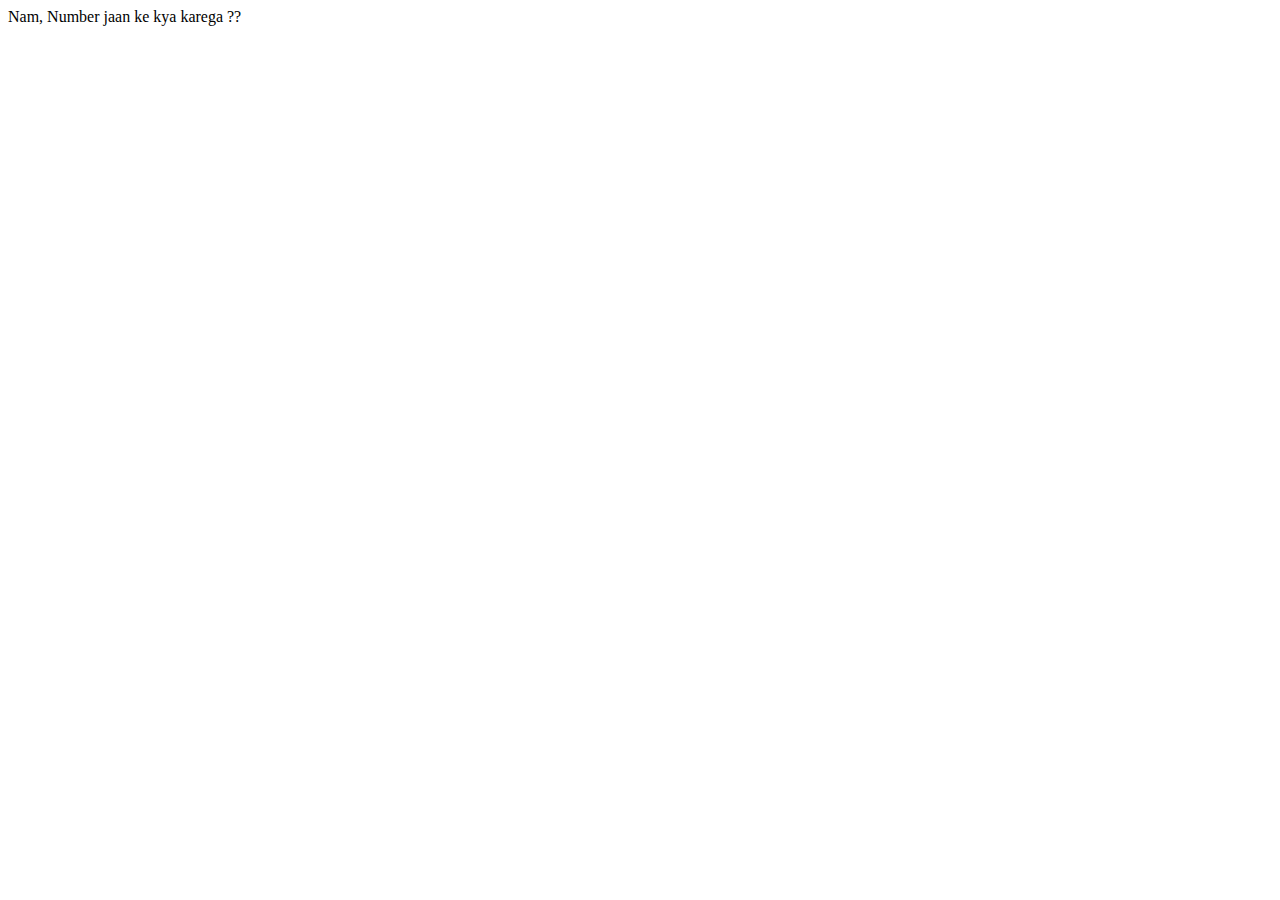
<file: contactus.html>
<!DOCTYPE html>
<html lang="en">
<head>
    <meta charset="UTF-8">
    <meta name="viewport" content="width=device-width, initial-scale=1.0">
    <title>Document</title>
</head>
<body>
    Nam, Number jaan ke kya karega ??
</body>
</html>
</file>
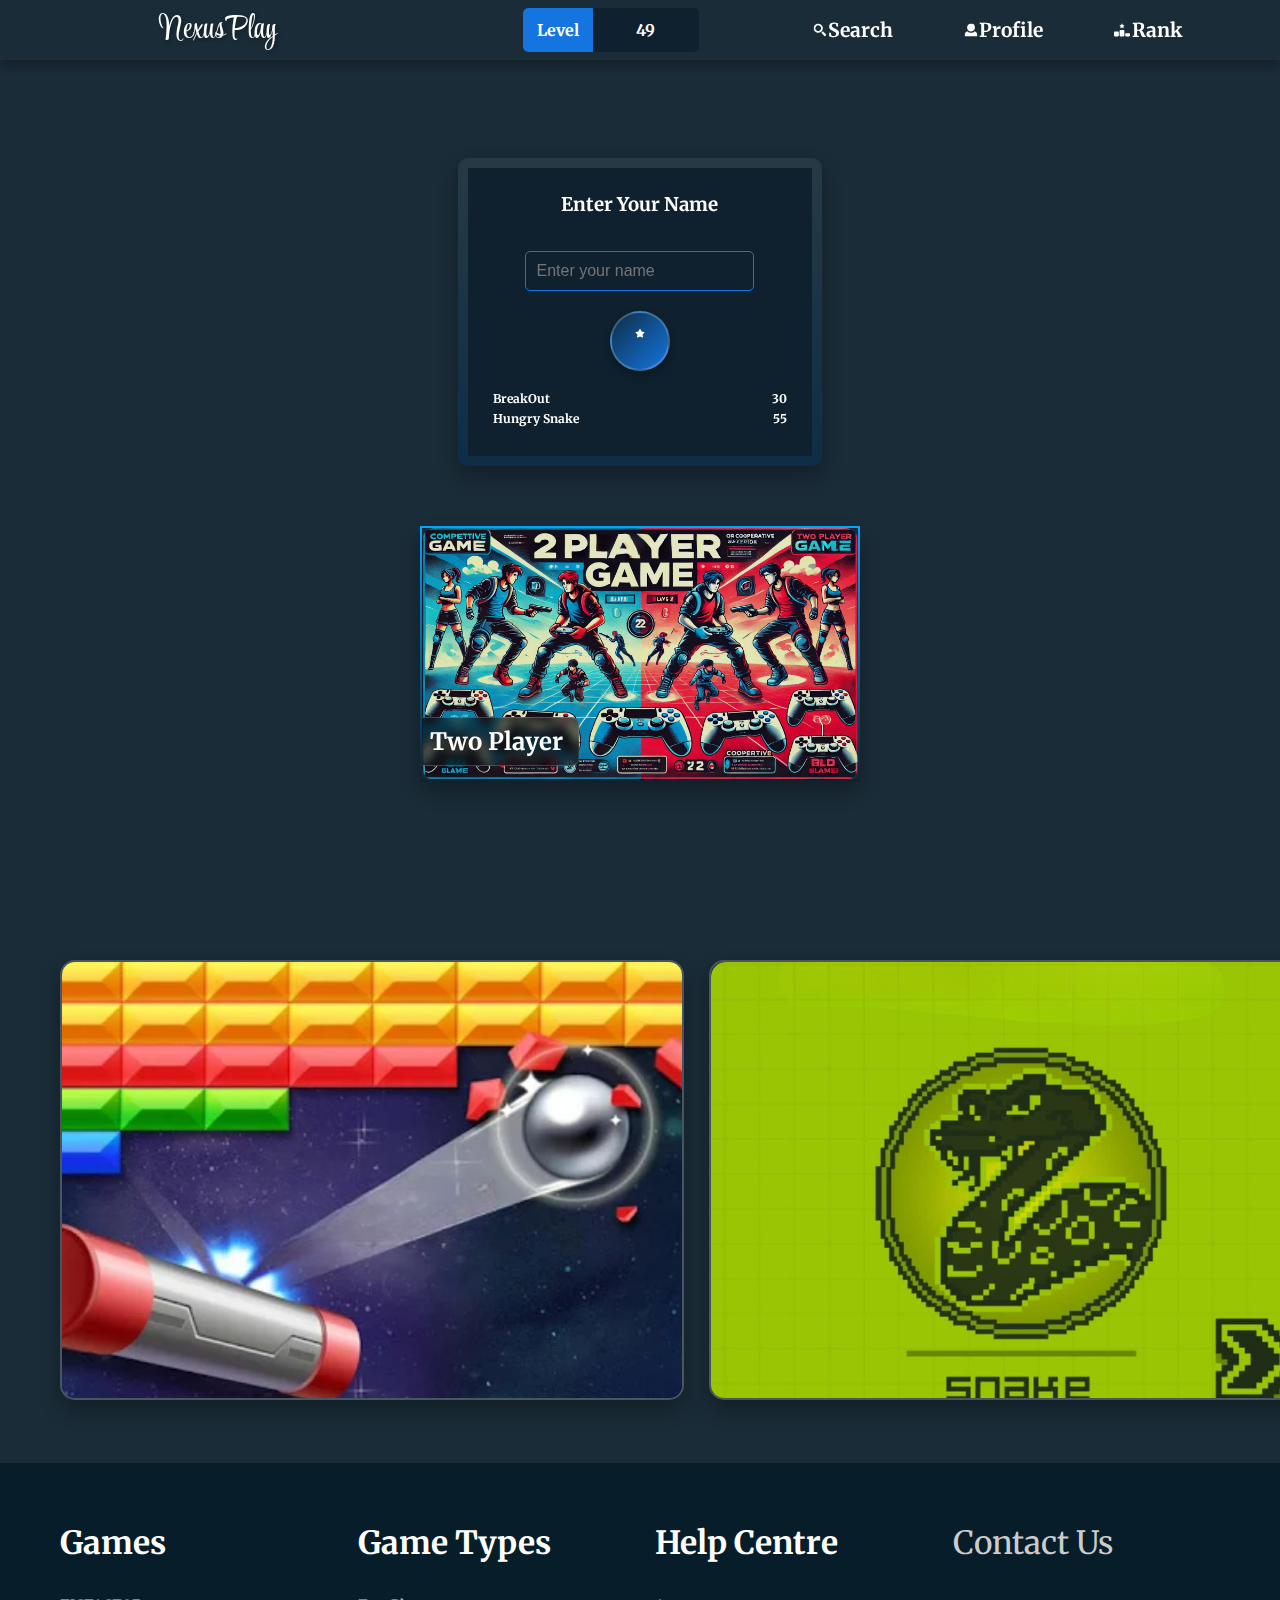
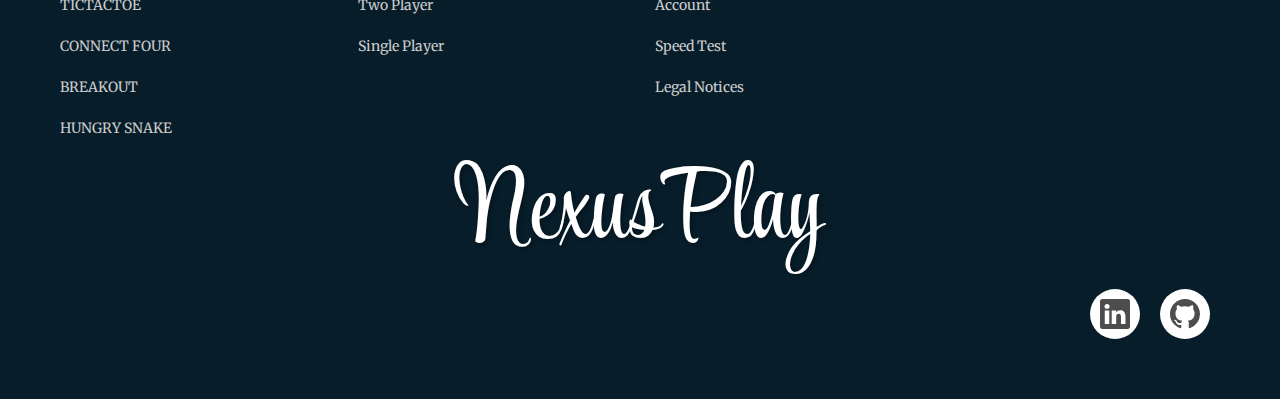
<file: 1player_games/1playeronly.html>
<!DOCTYPE html>
<html lang="en">

<head>
  <meta charset="UTF-8">
  <meta name="viewport" content="width=device-width, initial-scale=1.0">
  <title>NexusPlay - Gaming Platform</title>
  <link rel="stylesheet" href="1playeronly.css">
  <style>
    @import url('https://fonts.googleapis.com/css2?family=Style+Script&display=swap');
    @import url('https://fonts.googleapis.com/css2?family=Merriweather:ital,wght@0,400;0,700;0,900;1,300;1,400;1,700;1,900&display=swap');
    @import url('https://fonts.googleapis.com/css2?family=M+PLUS+Rounded+1c&family=Varela+Round&display=swap');
  </style>

</head>

<body>
  <div id="MainContent1">
    <div id="imgbackground">
      <div class="profile_box">
        <h3>Enter Your Name</h3>
        <div class="profile_content">
          <div class="profile_input">
            <input type="text" id="playerName" placeholder="Enter your name" required>
          </div>

        </div>
        <div class="rank_symbol">
          <!-- Rank SVG will be shown here -->
          <svg xmlns="http://www.w3.org/2000/svg" viewBox="0 0 640 512" width="30" height="30" fill="currentColor">
            <path
              d="M353.8 54.1L330.2 6.3c-3.9-8.3-16.1-8.6-20.4 0L286.2 54.1l-52.3 7.5c-9.3 1.4-13.3 12.9-6.4 19.8l38 37-9 52.1c-1.4 9.3 8.2 16.5 16.8 12.2l46.9-24.8 46.6 24.4c8.6 4.3 18.3-2.9 16.8-12.2l-9-52.1 38-36.6c6.8-6.8 2.9-18.3-6.4-19.8l-52.3-7.5z" />
          </svg>
        </div>
        <div class="score_bars">
          <div class="score_bar_title">
            <span>BreakOut</span>
            <span>30</span>
          </div>

          <div class="score_bar_title">
            <span>Hungry Snake</span>
            <span>55</span>
          </div>

        </div>
      </div>

      <div class="game-container">
        <div onclick="window.location.href='../2player_games/2playeronly.html';" id="Box2">
          <img src="../photos/2player-game.jpg" alt="Two Player Game">
          <h1 style="    left: 17%;" class="heading">Two Player</h1>
          <!-- <div><h1>Two Player</h1></div> -->
        </div>
        <!-- <div id="Box3">
          <img src="../photos/1_player.jpg" alt="Single Player Game">
          <h1 class="heading">Single Player</h1>
        </div> -->
      </div>
    </div>

    <div class="gallery">
      <!-- <h1 class="featuredgames">Featured Games</h1> -->
      <!-- <div onclick="window.location.href='../games/tictactoe.html';" class="picture game1" data-game="Tic Tac Toe">
        <img class="obj-cover" src="../photos/tictactoe.jpg" alt="Tic Tac Toe Game">
        <div class="game-desc">Challenge a friend in this iconic 3x3 grid game. Take turns placing your symbols and be the first to line up three in a row horizontally, vertically, or diagonally, to win. Simple, strategic, and endlessly fun for two players!</div>
      </div>

      <div onclick="window.location.href='../games/connect4.html';" class="picture game2" data-game="Connect Four">
        <img class="obj-cover" src="../photos/connect4.png" alt="Connect Four Game">
        <div class="game-desc">Drop your discs into the grid and be the first to connect four in a row! Whether it’s across, down, or diagonally — this game tests your tactical thinking and timing. Great for competitive play with friends.</div>
      </div> -->

      <div onclick="window.location.href='../games/breakout.html';" class="picture game3" data-game="Breakout">
        <img class="obj-cover" src="../photos/break.webp" alt="Breakout Game">
        <div class="game-desc">Control the paddle, smash the bricks! Aim, bounce, and break your way through colorful brick walls using a fast-moving ball. Classic arcade action meets modern design — can you clear every level?</div>
      </div>

      <div onclick="window.location.href='../games/snake.html';" class="picture game4" data-game="Hungry Snake">
        <img class="obj-cover" src="../photos/snake-game-.jpg" alt="Snake Game">
        <div class="game-desc">Feed the snake and grow as long as possible! But watch out — the more you grow, the harder it gets. Don’t crash into yourself or the walls. A retro favorite that’s both addicting and challenging!</div>
      </div>
    </div>

  </div>

  <nav class="Nav_Bar">
    <div class="MainNav">
      <div id="NexusPlay">
        <ul>
          <li style="list-style: none;">NexusPlay</li>
        </ul>
      </div>
      <div id="LiveBar">
        <div class="Level">
          Level
        </div>
        <div class="LevelInt">
          49
        </div>
      </div>
      <div>
        <ul id="OGNav">
          <svg fill="currentColor" viewBox="0 0 64 64" class="svg-icon ">
            <title></title>
            <path fill-rule="evenodd" clip-rule="evenodd"
              d="M10.266 3.893a23.1 23.1 0 1 1 25.668 38.414A23.1 23.1 0 0 1 10.266 3.893Zm5.112 30.764a13.9 13.9 0 1 0 15.444-23.114 13.9 13.9 0 0 0-15.444 23.114ZM38.55 46.33a28.002 28.002 0 0 0 7.78-7.78L64 56.22 56.22 64 38.55 46.33Z">
            </path>
          </svg>
          <li class="OGNav">Search</li>

          <svg fill="currentColor" viewBox="0 0 64 64" class="svg-icon ">
            <title></title>
            <path fill-rule="evenodd" clip-rule="evenodd"
              d="M48.322 30.536A19.63 19.63 0 0 0 51.63 19.63 19.619 19.619 0 0 0 32 0a19.63 19.63 0 1 0 16.322 30.536ZM42.197 43.97a26.63 26.63 0 0 0 8.643-5.78A19.84 19.84 0 0 1 64 56.86V64H0v-7.14a19.84 19.84 0 0 1 13.16-18.67 26.63 26.63 0 0 0 29.037 5.78Z">
            </path>
          </svg>
          <li class="OGNav">Profile</li>

          <svg xmlns="http://www.w3.org/2000/svg" viewBox="0 0 640 512" id="rank">
            <path
              d="M353.8 54.1L330.2 6.3c-3.9-8.3-16.1-8.6-20.4 0L286.2 54.1l-52.3 7.5c-9.3 1.4-13.3 12.9-6.4 19.8l38 37-9 52.1c-1.4 9.3 8.2 16.5 16.8 12.2l46.9-24.8 46.6 24.4c8.6 4.3 18.3-2.9 16.8-12.2l-9-52.1 38-36.6c6.8-6.8 2.9-18.3-6.4-19.8l-52.3-7.5zM256 256c-17.7 0-32 14.3-32 32l0 192c0 17.7 14.3 32 32 32l128 0c17.7 0 32-14.3 32-32l0-192c0-17.7-14.3-32-32-32l-128 0zM32 320c-17.7 0-32 14.3-32 32L0 480c0 17.7 14.3 32 32 32l128 0c17.7 0 32-14.3 32-32l0-128c0-17.7-14.3-32-32-32L32 320zm416 96l0 64c0 17.7 14.3 32 32 32l128 0c17.7 0 32-14.3 32-32l0-64c0-17.7-14.3-32-32-32l-128 0c-17.7 0-32 14.3-32 32z" />
          </svg>
          <li style="padding-left: 2px;" class="OGNav">Rank</li>
        </ul>
      </div>
    </div>
  </nav>

  <footer>

    <div class="footer">
      <div class="footer-item">
        <p style="font-size: xx-large;">Games</p>
        <a href="../games/tictactoe.html">TICTACTOE</a>
        <a href="../games/Connect4.html">CONNECT FOUR</a>
        <a href="../games/breakout.html">BREAKOUT</a>
        <a href="../games/snake.html">HUNGRY SNAKE</a>
      </div>


      <div class="footer-item">
        <p style="font-size: xx-large;">Game Types</p>
        <a href="../2player_games/2playeronly.html">Two Player</a>
        <a href="../1player_games/1playeronly.html">Single Player</a>
      </div>

      <div class="footer-item">
        <p style="font-size: xx-large;">Help Centre</p>
        <a href="faq">Account</a>
        <a href="faq">Speed Test</a>
        <a href="faq">Legal Notices</a>
      </div>

      <div class="footer-item">
        <a style="font-size: xx-large;" href="contactus.html">Contact Us</a>
      </div>
    </div>
    <div class="questions">
      <p id="L-NexusPlay" class="font">NexusPlay</p>
    </div>
    <!-- From Uiverse.io by Zameerahmad01 -->
    <ul class="example-2">
      <li class="icon-content">
        <a data-social="linkedin" aria-label="LinkedIn" href="https://www.linkedin.com/in/yugandhar-dhore-086173255/">
          <div class="filled"></div>
          <svg xml:space="preserve" viewBox="0 0 16 16" class="bi bi-linkedin" fill="currentColor" height="16"
            width="16" xmlns="http://www.w3.org/2000/svg">
            <path fill="currentColor"
              d="M0 1.146C0 .513.526 0 1.175 0h13.65C15.474 0 16 .513 16 1.146v13.708c0 .633-.526 1.146-1.175 1.146H1.175C.526 16 0 15.487 0 14.854zm4.943 12.248V6.169H2.542v7.225zm-1.2-8.212c.837 0 1.358-.554 1.358-1.248-.015-.709-.52-1.248-1.342-1.248S2.4 3.226 2.4 3.934c0 .694.521 1.248 1.327 1.248zm4.908 8.212V9.359c0-.216.016-.432.08-.586.173-.431.568-.878 1.232-.878.869 0 1.216.662 1.216 1.634v3.865h2.401V9.25c0-2.22-1.184-3.252-2.764-3.252-1.274 0-1.845.7-2.165 1.193v.025h-.016l.016-.025V6.169h-2.4c.03.678 0 7.225 0 7.225z">
            </path>
          </svg>
        </a>
        <div class="tooltip">LinkedIn</div>
      </li>
      <li class="icon-content">
        <a data-social="github" aria-label="GitHub" href="https://github.com/Yug1020">
          <div class="filled"></div>
          <svg xml:space="preserve" viewBox="0 0 16 16" class="bi bi-github" fill="currentColor" height="16" width="16"
            xmlns="http://www.w3.org/2000/svg">
            <path fill="currentColor"
              d="M8 0C3.58 0 0 3.58 0 8c0 3.54 2.29 6.53 5.47 7.59.4.07.55-.17.55-.38 0-.19-.01-.82-.01-1.49-2.01.37-2.53-.49-2.69-.94-.09-.23-.48-.94-.82-1.13-.28-.15-.68-.52-.01-.53.63-.01 1.08.58 1.23.82.72 1.21 1.87.87 2.33.66.07-.52.28-.87.51-1.07-1.78-.2-3.64-.89-3.64-3.95 0-.87.31-1.59.82-2.15-.08-.2-.36-1.02.08-2.12 0 0 .67-.21 2.2.82.64-.18 1.32-.27 2-.27s1.36.09 2 .27c1.53-1.04 2.2-.82 2.2-.82.44 1.1.16 1.92.08 2.12.51.56.82 1.27.82 2.15 0 3.07-1.87 3.75-3.65 3.95.29.25.54.73.54 1.48 0 1.07-.01 1.93-.01 2.2 0 .21.15.46.55.38A8.01 8.01 0 0 0 16 8c0-4.42-3.58-8-8-8">
            </path>
          </svg>
        </a>
        <div class="tooltip">GitHub</div>
      </li>
      <!-- <li class="icon-content">
        <a data-social="instagram" aria-label="Instagram" href="https://www.instagram.com/">
          <div class="filled"></div>
          <svg xml:space="preserve" viewBox="0 0 16 16" class="bi bi-instagram" fill="currentColor" height="16"
            width="16" xmlns="http://www.w3.org/2000/svg">
            <path fill="currentColor"
              d="M8 0C5.829 0 5.556.01 4.703.048 3.85.088 3.269.222 2.76.42a3.9 3.9 0 0 0-1.417.923A3.9 3.9 0 0 0 .42 2.76C.222 3.268.087 3.85.048 4.7.01 5.555 0 5.827 0 8.001c0 2.172.01 2.444.048 3.297.04.852.174 1.433.372 1.942.205.526.478.972.923 1.417.444.445.89.719 1.416.923.51.198 1.09.333 1.942.372C5.555 15.99 5.827 16 8 16s2.444-.01 3.298-.048c.851-.04 1.434-.174 1.943-.372a3.9 3.9 0 0 0 1.416-.923c.445-.445.718-.891.923-1.417.197-.509.332-1.09.372-1.942C15.99 10.445 16 10.173 16 8s-.01-2.445-.048-3.299c-.04-.851-.175-1.433-.372-1.941a3.9 3.9 0 0 0-.923-1.417A3.9 3.9 0 0 0 13.24.42c-.51-.198-1.092-.333-1.943-.372C10.443.01 10.172 0 7.998 0zm-.717 1.442h.718c2.136 0 2.389.007 3.232.046.78.035 1.204.166 1.486.275.373.145.64.319.92.599s.453.546.598.92c.11.281.24.705.275 1.485.039.843.047 1.096.047 3.231s-.008 2.389-.047 3.232c-.035.78-.166 1.203-.275 1.485a2.5 2.5 0 0 1-.599.919c-.28.28-.546.453-.92.598-.28.11-.704.24-1.485.276-.843.038-1.096.047-3.232.047s-2.39-.009-3.233-.047c-.78-.036-1.203-.166-1.485-.276a2.5 2.5 0 0 1-.92-.598 2.5 2.5 0 0 1-.6-.92c-.109-.281-.24-.705-.275-1.485-.038-.843-.046-1.096-.046-3.233s.008-2.388.046-3.231c.036-.78.166-1.204.276-1.486.145-.373.319-.64.599-.92s.546-.453.92-.598c.282-.11.705-.24 1.485-.276.738-.034 1.024-.044 2.515-.045zm4.988 1.328a.96.96 0 1 0 0 1.92.96.96 0 0 0 0-1.92m-4.27 1.122a4.109 4.109 0 1 0 0 8.217 4.109 4.109 0 0 0 0-8.217m0 1.441a2.667 2.667 0 1 1 0 5.334 2.667 2.667 0 0 1 0-5.334">
            </path>
          </svg>
        </a>
        <div class="tooltip">Instagram</div>
      </li>
      <li class="icon-content">
        <a data-social="youtube" aria-label="Youtube" href="https://youtube.com/">
          <div class="filled"></div>
          <svg xml:space="preserve" viewBox="0 0 16 16" class="bi bi-youtube" fill="currentColor" height="16" width="16"
            xmlns="http://www.w3.org/2000/svg">
            <path fill="currentColor"
              d="M8.051 1.999h.089c.822.003 4.987.033 6.11.335a2.01 2.01 0 0 1 1.415 1.42c.101.38.172.883.22 1.402l.01.104.022.26.008.104c.065.914.073 1.77.074 1.957v.075c-.001.194-.01 1.108-.082 2.06l-.008.105-.009.104c-.05.572-.124 1.14-.235 1.558a2.01 2.01 0 0 1-1.415 1.42c-1.16.312-5.569.334-6.18.335h-.142c-.309 0-1.587-.006-2.927-.052l-.17-.006-.087-.004-.171-.007-.171-.007c-1.11-.049-2.167-.128-2.654-.26a2.01 2.01 0 0 1-1.415-1.419c-.111-.417-.185-.986-.235-1.558L.09 9.82l-.008-.104A31 31 0 0 1 0 7.68v-.123c.002-.215.01-.958.064-1.778l.007-.103.003-.052.008-.104.022-.26.01-.104c.048-.519.119-1.023.22-1.402a2.01 2.01 0 0 1 1.415-1.42c.487-.13 1.544-.21 2.654-.26l.17-.007.172-.006.086-.003.171-.007A100 100 0 0 1 7.858 2zM6.4 5.209v4.818l4.157-2.408z">
            </path>
          </svg>
        </a>
        <div class="tooltip">Youtube</div>
      </li> -->
    </ul>

  </footer>
</body>

</html>
</file>
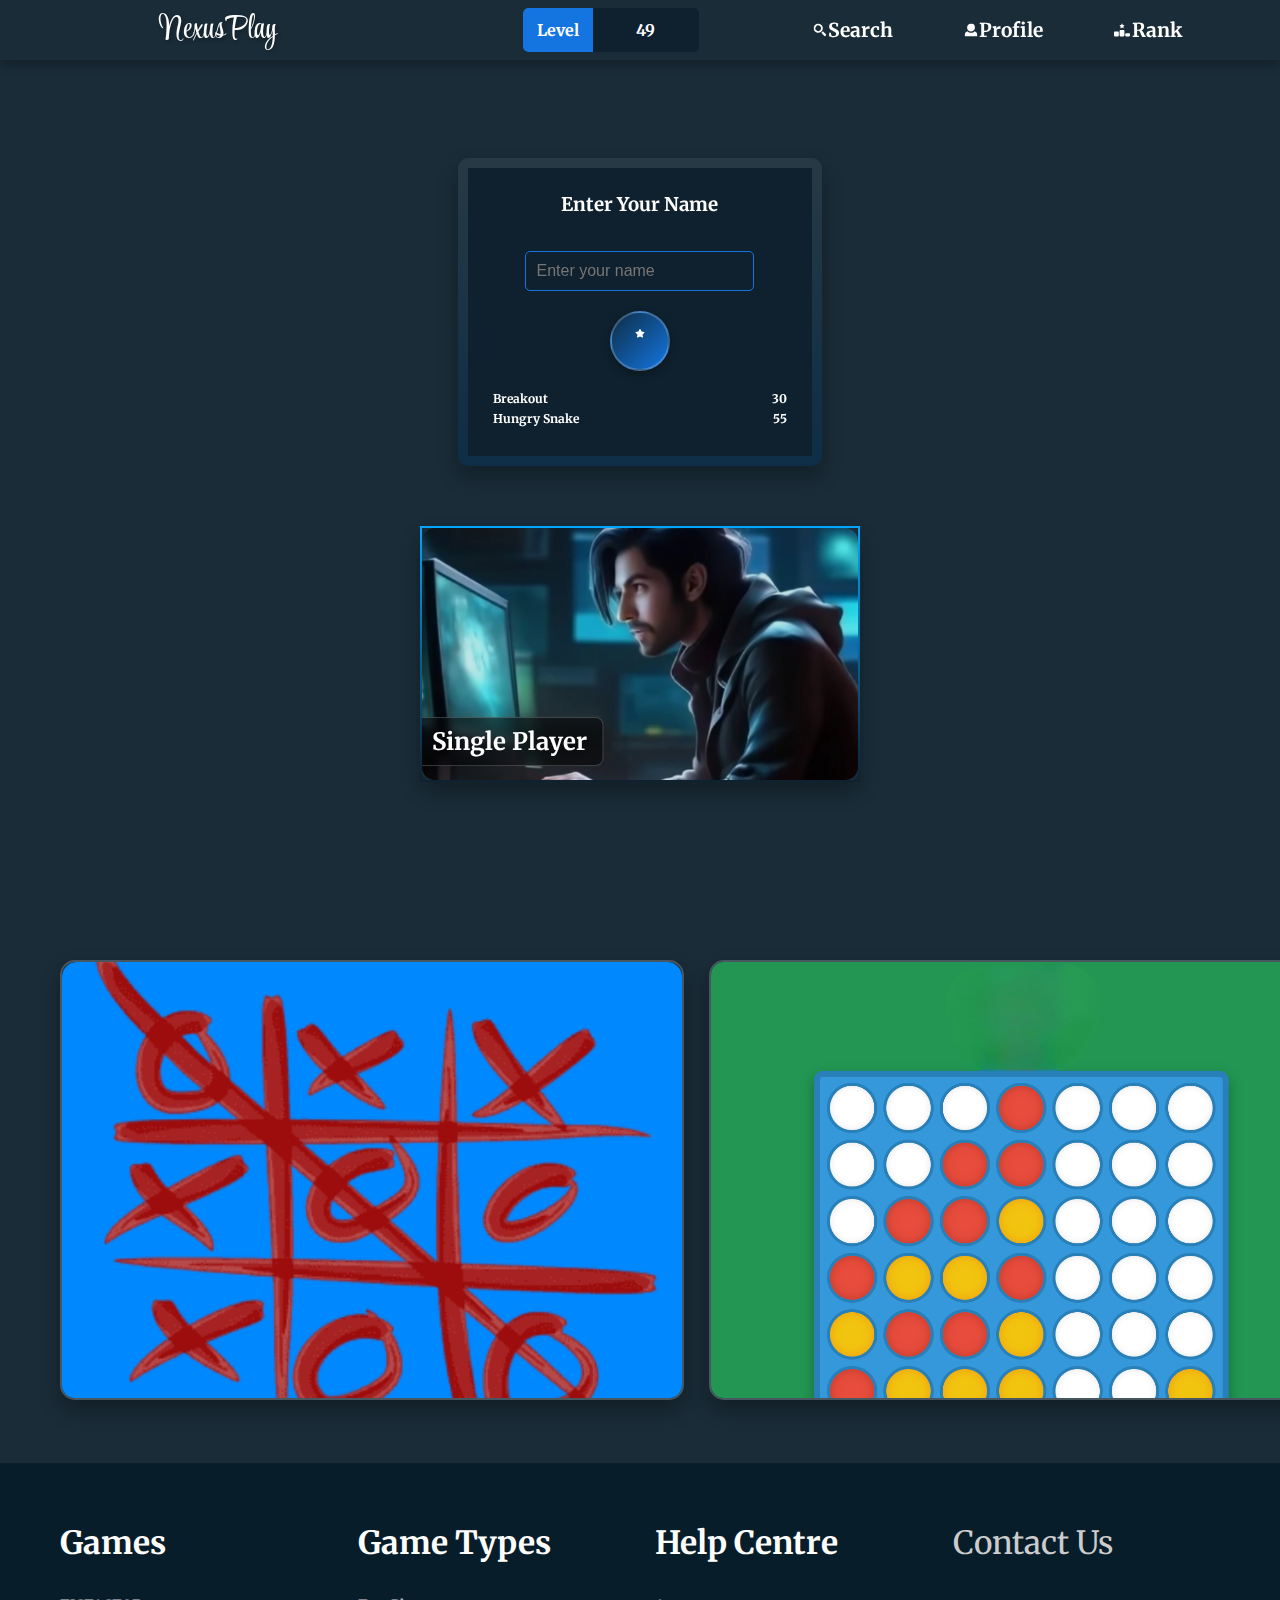
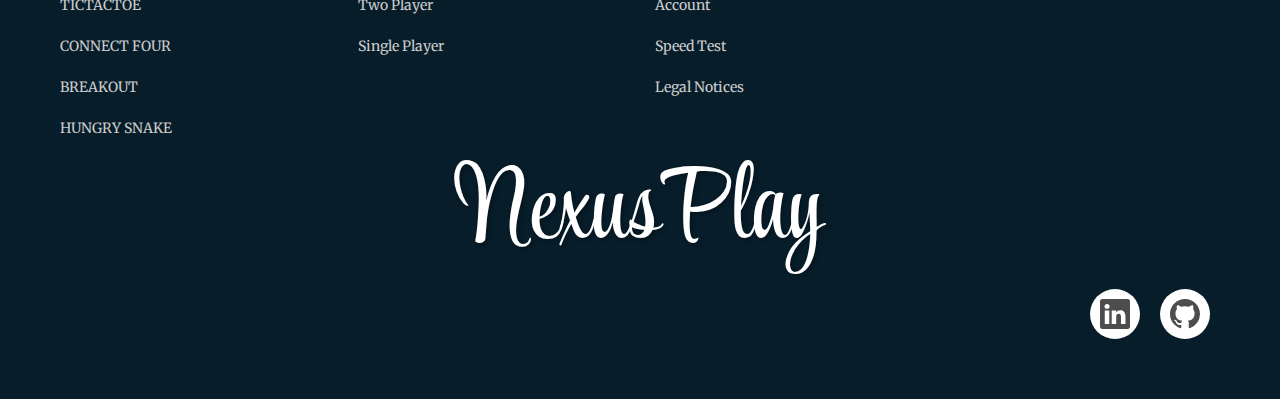
<file: 2player_games/2playeronly.html>
<!DOCTYPE html>
<html lang="en">

<head>
  <meta charset="UTF-8">
  <meta name="viewport" content="width=device-width, initial-scale=1.0">
  <title>NexusPlay - Gaming Platform</title>
  <link rel="stylesheet" href="2playeronly.css">
  <style>
    @import url('https://fonts.googleapis.com/css2?family=Style+Script&display=swap');
    @import url('https://fonts.googleapis.com/css2?family=Merriweather:ital,wght@0,400;0,700;0,900;1,300;1,400;1,700;1,900&display=swap');
    @import url('https://fonts.googleapis.com/css2?family=M+PLUS+Rounded+1c&family=Varela+Round&display=swap');
  </style>

</head>

<body>
  <div id="MainContent1">
    <div id="imgbackground">
      <div class="profile_box">
        <h3>Enter Your Name</h3>
        <div class="profile_content">
          <div class="profile_input">
            <input type="text" id="playerName" placeholder="Enter your name" required>
          </div>

        </div>
        <div class="rank_symbol">
          <!-- Rank SVG will be shown here -->
          <svg xmlns="http://www.w3.org/2000/svg" viewBox="0 0 640 512" width="30" height="30" fill="currentColor">
            <path
              d="M353.8 54.1L330.2 6.3c-3.9-8.3-16.1-8.6-20.4 0L286.2 54.1l-52.3 7.5c-9.3 1.4-13.3 12.9-6.4 19.8l38 37-9 52.1c-1.4 9.3 8.2 16.5 16.8 12.2l46.9-24.8 46.6 24.4c8.6 4.3 18.3-2.9 16.8-12.2l-9-52.1 38-36.6c6.8-6.8 2.9-18.3-6.4-19.8l-52.3-7.5z" />
          </svg>
        </div>
        <div class="score_bars">
          <div class="score_bar_title">
            <span>Breakout</span>
            <span>30</span>
          </div>

          <div class="score_bar_title">
            <span>Hungry Snake</span>
            <span>55</span>
          </div>

        </div>
      </div>

      <div class="game-container">
        <!-- <div id="Box2">
          <img src="../photos/2player game.jpg" alt="Two Player Game">
          <h1 style="    left: 17%;" class="heading">Two Player</h1>
        </div> -->
        <div onclick="window.location.href='../1player_games/1playeronly.html';" id="Box3">
          <img src="../photos/1_player.jpg" alt="Single Player Game">
          <h1 class="heading">Single Player</h1>
        </div>
      </div>
    </div>

    <div class="gallery">
      <!-- <h1 class="featuredgames">Featured Games</h1> -->
      <div onclick="window.location.href='../games/tictactoe.html';" class="picture game1" data-game="Tic Tac Toe">
        <img class="obj-cover" src="../photos/tictactoe.jpg" alt="Tic Tac Toe Game">
        <div class="game-desc">Challenge a friend in this iconic 3x3 grid game. Take turns placing your symbols and be the first to line up three in a row horizontally, vertically, or diagonally, to win. Simple, strategic, and endlessly fun for two players!</div>
      </div>

      <div onclick="window.location.href='../games/connect4.html';" class="picture game2" data-game="Connect Four">
        <img class="obj-cover" src="../photos/connect4.png" alt="Connect Four Game">
        <div class="game-desc">Drop your discs into the grid and be the first to connect four in a row! Whether it’s across, down, or diagonally — this game tests your tactical thinking and timing. Great for competitive play with friends.</div>
      </div>

      <!-- <div onclick="window.location.href='../games/breakout.html';" class="picture game3" data-game="Breakout">
        <img class="obj-cover" src="../photos/break.webp" alt="Breakout Game">
        <div class="game-desc">Control the paddle, smash the bricks! Aim, bounce, and break your way through colorful brick walls using a fast-moving ball. Classic arcade action meets modern design — can you clear every level?</div>
      </div>

      <div onclick="window.location.href='../games/snake.html';" class="picture game4" data-game="Hungry Snake">
        <img class="obj-cover" src="../photos/snake-game-.jpg" alt="Snake Game">
        <div class="game-desc">Feed the snake and grow as long as possible! But watch out — the more you grow, the harder it gets. Don’t crash into yourself or the walls. A retro favorite that’s both addicting and challenging!</div>
      </div> -->
    </div>

  </div>

  <nav class="Nav_Bar">
    <div class="MainNav">
      <div id="NexusPlay">
        <ul>
          <li style="list-style: none;">NexusPlay</li>
        </ul>
      </div>
      <div id="LiveBar">
        <div class="Level">
          Level
        </div>
        <div class="LevelInt">
          49
        </div>
      </div>
      <div>
        <ul id="OGNav">
          <svg fill="currentColor" viewBox="0 0 64 64" class="svg-icon ">
            <title></title>
            <path fill-rule="evenodd" clip-rule="evenodd"
              d="M10.266 3.893a23.1 23.1 0 1 1 25.668 38.414A23.1 23.1 0 0 1 10.266 3.893Zm5.112 30.764a13.9 13.9 0 1 0 15.444-23.114 13.9 13.9 0 0 0-15.444 23.114ZM38.55 46.33a28.002 28.002 0 0 0 7.78-7.78L64 56.22 56.22 64 38.55 46.33Z">
            </path>
          </svg>
          <li class="OGNav">Search</li>

          <svg fill="currentColor" viewBox="0 0 64 64" class="svg-icon ">
            <title></title>
            <path fill-rule="evenodd" clip-rule="evenodd"
              d="M48.322 30.536A19.63 19.63 0 0 0 51.63 19.63 19.619 19.619 0 0 0 32 0a19.63 19.63 0 1 0 16.322 30.536ZM42.197 43.97a26.63 26.63 0 0 0 8.643-5.78A19.84 19.84 0 0 1 64 56.86V64H0v-7.14a19.84 19.84 0 0 1 13.16-18.67 26.63 26.63 0 0 0 29.037 5.78Z">
            </path>
          </svg>
          <li class="OGNav">Profile</li>

          <svg xmlns="http://www.w3.org/2000/svg" viewBox="0 0 640 512" id="rank">
            <path
              d="M353.8 54.1L330.2 6.3c-3.9-8.3-16.1-8.6-20.4 0L286.2 54.1l-52.3 7.5c-9.3 1.4-13.3 12.9-6.4 19.8l38 37-9 52.1c-1.4 9.3 8.2 16.5 16.8 12.2l46.9-24.8 46.6 24.4c8.6 4.3 18.3-2.9 16.8-12.2l-9-52.1 38-36.6c6.8-6.8 2.9-18.3-6.4-19.8l-52.3-7.5zM256 256c-17.7 0-32 14.3-32 32l0 192c0 17.7 14.3 32 32 32l128 0c17.7 0 32-14.3 32-32l0-192c0-17.7-14.3-32-32-32l-128 0zM32 320c-17.7 0-32 14.3-32 32L0 480c0 17.7 14.3 32 32 32l128 0c17.7 0 32-14.3 32-32l0-128c0-17.7-14.3-32-32-32L32 320zm416 96l0 64c0 17.7 14.3 32 32 32l128 0c17.7 0 32-14.3 32-32l0-64c0-17.7-14.3-32-32-32l-128 0c-17.7 0-32 14.3-32 32z" />
          </svg>
          <li style="padding-left: 2px;" class="OGNav">Rank</li>
        </ul>
      </div>
    </div>
  </nav>

  <footer>

    <div class="footer">
      <div class="footer-item">
        <p style="font-size: xx-large;">Games</p>
        <a href="../games/tictactoe.html">TICTACTOE</a>
        <a href="../games/Connect4.html">CONNECT FOUR</a>
        <a href="../games/breakout.html">BREAKOUT</a>
        <a href="../games/snake.html">HUNGRY SNAKE</a>
      </div>


      <div class="footer-item">
        <p style="font-size: xx-large;">Game Types</p>
        <a href="../2player_games/2playeronly.html">Two Player</a>
        <a href="../1player_games/1playeronly.html">Single Player</a>
      </div>

      <div class="footer-item">
        <p style="font-size: xx-large;">Help Centre</p>
        <a href="faq">Account</a>
        <a href="faq">Speed Test</a>
        <a href="faq">Legal Notices</a>
      </div>

      <div class="footer-item">
        <a style="font-size: xx-large;" href="contactus.html">Contact Us</a>
      </div>
    </div>
    <div class="questions">
      <p id="L-NexusPlay" class="font">NexusPlay</p>
    </div>
    <!-- From Uiverse.io by Zameerahmad01 -->
    <ul class="example-2">
      <li class="icon-content">
        <a data-social="linkedin" aria-label="LinkedIn" href="https://www.linkedin.com/in/yugandhar-dhore-086173255/">
          <div class="filled"></div>
          <svg xml:space="preserve" viewBox="0 0 16 16" class="bi bi-linkedin" fill="currentColor" height="16"
            width="16" xmlns="http://www.w3.org/2000/svg">
            <path fill="currentColor"
              d="M0 1.146C0 .513.526 0 1.175 0h13.65C15.474 0 16 .513 16 1.146v13.708c0 .633-.526 1.146-1.175 1.146H1.175C.526 16 0 15.487 0 14.854zm4.943 12.248V6.169H2.542v7.225zm-1.2-8.212c.837 0 1.358-.554 1.358-1.248-.015-.709-.52-1.248-1.342-1.248S2.4 3.226 2.4 3.934c0 .694.521 1.248 1.327 1.248zm4.908 8.212V9.359c0-.216.016-.432.08-.586.173-.431.568-.878 1.232-.878.869 0 1.216.662 1.216 1.634v3.865h2.401V9.25c0-2.22-1.184-3.252-2.764-3.252-1.274 0-1.845.7-2.165 1.193v.025h-.016l.016-.025V6.169h-2.4c.03.678 0 7.225 0 7.225z">
            </path>
          </svg>
        </a>
        <div class="tooltip">LinkedIn</div>
      </li>
      <li class="icon-content">
        <a data-social="github" aria-label="GitHub" href="https://github.com/Yug1020">
          <div class="filled"></div>
          <svg xml:space="preserve" viewBox="0 0 16 16" class="bi bi-github" fill="currentColor" height="16" width="16"
            xmlns="http://www.w3.org/2000/svg">
            <path fill="currentColor"
              d="M8 0C3.58 0 0 3.58 0 8c0 3.54 2.29 6.53 5.47 7.59.4.07.55-.17.55-.38 0-.19-.01-.82-.01-1.49-2.01.37-2.53-.49-2.69-.94-.09-.23-.48-.94-.82-1.13-.28-.15-.68-.52-.01-.53.63-.01 1.08.58 1.23.82.72 1.21 1.87.87 2.33.66.07-.52.28-.87.51-1.07-1.78-.2-3.64-.89-3.64-3.95 0-.87.31-1.59.82-2.15-.08-.2-.36-1.02.08-2.12 0 0 .67-.21 2.2.82.64-.18 1.32-.27 2-.27s1.36.09 2 .27c1.53-1.04 2.2-.82 2.2-.82.44 1.1.16 1.92.08 2.12.51.56.82 1.27.82 2.15 0 3.07-1.87 3.75-3.65 3.95.29.25.54.73.54 1.48 0 1.07-.01 1.93-.01 2.2 0 .21.15.46.55.38A8.01 8.01 0 0 0 16 8c0-4.42-3.58-8-8-8">
            </path>
          </svg>
        </a>
        <div class="tooltip">GitHub</div>
      </li>
      <!-- <li class="icon-content">
        <a data-social="instagram" aria-label="Instagram" href="https://www.instagram.com/">
          <div class="filled"></div>
          <svg xml:space="preserve" viewBox="0 0 16 16" class="bi bi-instagram" fill="currentColor" height="16"
            width="16" xmlns="http://www.w3.org/2000/svg">
            <path fill="currentColor"
              d="M8 0C5.829 0 5.556.01 4.703.048 3.85.088 3.269.222 2.76.42a3.9 3.9 0 0 0-1.417.923A3.9 3.9 0 0 0 .42 2.76C.222 3.268.087 3.85.048 4.7.01 5.555 0 5.827 0 8.001c0 2.172.01 2.444.048 3.297.04.852.174 1.433.372 1.942.205.526.478.972.923 1.417.444.445.89.719 1.416.923.51.198 1.09.333 1.942.372C5.555 15.99 5.827 16 8 16s2.444-.01 3.298-.048c.851-.04 1.434-.174 1.943-.372a3.9 3.9 0 0 0 1.416-.923c.445-.445.718-.891.923-1.417.197-.509.332-1.09.372-1.942C15.99 10.445 16 10.173 16 8s-.01-2.445-.048-3.299c-.04-.851-.175-1.433-.372-1.941a3.9 3.9 0 0 0-.923-1.417A3.9 3.9 0 0 0 13.24.42c-.51-.198-1.092-.333-1.943-.372C10.443.01 10.172 0 7.998 0zm-.717 1.442h.718c2.136 0 2.389.007 3.232.046.78.035 1.204.166 1.486.275.373.145.64.319.92.599s.453.546.598.92c.11.281.24.705.275 1.485.039.843.047 1.096.047 3.231s-.008 2.389-.047 3.232c-.035.78-.166 1.203-.275 1.485a2.5 2.5 0 0 1-.599.919c-.28.28-.546.453-.92.598-.28.11-.704.24-1.485.276-.843.038-1.096.047-3.232.047s-2.39-.009-3.233-.047c-.78-.036-1.203-.166-1.485-.276a2.5 2.5 0 0 1-.92-.598 2.5 2.5 0 0 1-.6-.92c-.109-.281-.24-.705-.275-1.485-.038-.843-.046-1.096-.046-3.233s.008-2.388.046-3.231c.036-.78.166-1.204.276-1.486.145-.373.319-.64.599-.92s.546-.453.92-.598c.282-.11.705-.24 1.485-.276.738-.034 1.024-.044 2.515-.045zm4.988 1.328a.96.96 0 1 0 0 1.92.96.96 0 0 0 0-1.92m-4.27 1.122a4.109 4.109 0 1 0 0 8.217 4.109 4.109 0 0 0 0-8.217m0 1.441a2.667 2.667 0 1 1 0 5.334 2.667 2.667 0 0 1 0-5.334">
            </path>
          </svg>
        </a>
        <div class="tooltip">Instagram</div>
      </li>
      <li class="icon-content">
        <a data-social="youtube" aria-label="Youtube" href="https://youtube.com/">
          <div class="filled"></div>
          <svg xml:space="preserve" viewBox="0 0 16 16" class="bi bi-youtube" fill="currentColor" height="16" width="16"
            xmlns="http://www.w3.org/2000/svg">
            <path fill="currentColor"
              d="M8.051 1.999h.089c.822.003 4.987.033 6.11.335a2.01 2.01 0 0 1 1.415 1.42c.101.38.172.883.22 1.402l.01.104.022.26.008.104c.065.914.073 1.77.074 1.957v.075c-.001.194-.01 1.108-.082 2.06l-.008.105-.009.104c-.05.572-.124 1.14-.235 1.558a2.01 2.01 0 0 1-1.415 1.42c-1.16.312-5.569.334-6.18.335h-.142c-.309 0-1.587-.006-2.927-.052l-.17-.006-.087-.004-.171-.007-.171-.007c-1.11-.049-2.167-.128-2.654-.26a2.01 2.01 0 0 1-1.415-1.419c-.111-.417-.185-.986-.235-1.558L.09 9.82l-.008-.104A31 31 0 0 1 0 7.68v-.123c.002-.215.01-.958.064-1.778l.007-.103.003-.052.008-.104.022-.26.01-.104c.048-.519.119-1.023.22-1.402a2.01 2.01 0 0 1 1.415-1.42c.487-.13 1.544-.21 2.654-.26l.17-.007.172-.006.086-.003.171-.007A100 100 0 0 1 7.858 2zM6.4 5.209v4.818l4.157-2.408z">
            </path>
          </svg>
        </a>
        <div class="tooltip">Youtube</div>
      </li> -->
    </ul>

  </footer>
</body>

</html>
</file>
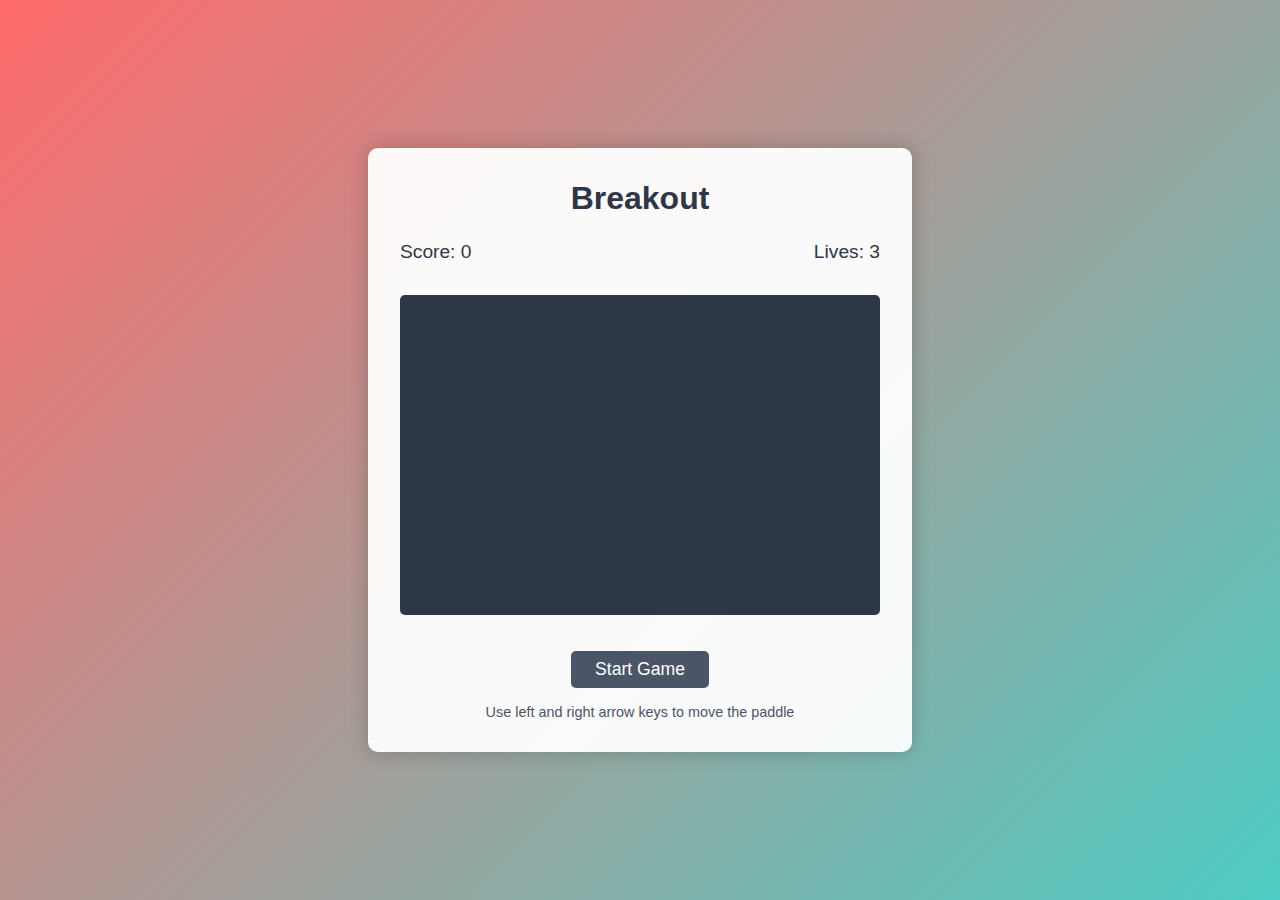
<file: games/breakout.html>
<!DOCTYPE html>
<html lang="en">
<head>
    <meta charset="UTF-8">
    <meta name="viewport" content="width=device-width, initial-scale=1.0">
    <title>Breakout Game</title>
    <style>
        * {
    margin: 0;
    padding: 0;
    box-sizing: border-box;
}

body {
    font-family: Arial, sans-serif;
    background: linear-gradient(135deg, #ff6b6b 0%, #4ecdc4 100%);
    min-height: 100vh;
    display: flex;
    justify-content: center;
    align-items: center;
}

.container {
    background: rgba(255, 255, 255, 0.95);
    padding: 2rem;
    border-radius: 10px;
    box-shadow: 0 0 20px rgba(0, 0, 0, 0.2);
    text-align: center;
}

h1 {
    color: #2d3748;
    margin-bottom: 1.5rem;
}

.game-info {
    display: flex;
    justify-content: space-between;
    margin-bottom: 1rem;
    font-size: 1.2rem;
    color: #2d3748;
}

#gameCanvas {
    background: #2d3748;
    border-radius: 5px;
    margin: 1rem 0;
}

.controls {
    margin-top: 1rem;
}

#startBtn {
    background: #4a5568;
    color: white;
    border: none;
    padding: 0.5rem 1.5rem;
    border-radius: 5px;
    cursor: pointer;
    font-size: 1.1rem;
    transition: background 0.3s;
}

#startBtn:hover {
    background: #2d3748;
}

.instructions {
    margin-top: 1rem;
    color: #4a5568;
    font-size: 0.9rem;
} 
    </style>
</head>
<body>
    <div class="container">
        <h1>Breakout</h1>
        <div class="game-info">
            <span class="score">Score: 0</span>
            <span class="lives">Lives: 3</span>
        </div>
        <canvas id="gameCanvas"></canvas>
        <div class="controls">
            <button id="startBtn">Start Game</button>
            <p class="instructions">Use left and right arrow keys to move the paddle</p>
        </div>
    </div>
    <script src="breakout.js"></script>
</body>
</html>
</file>
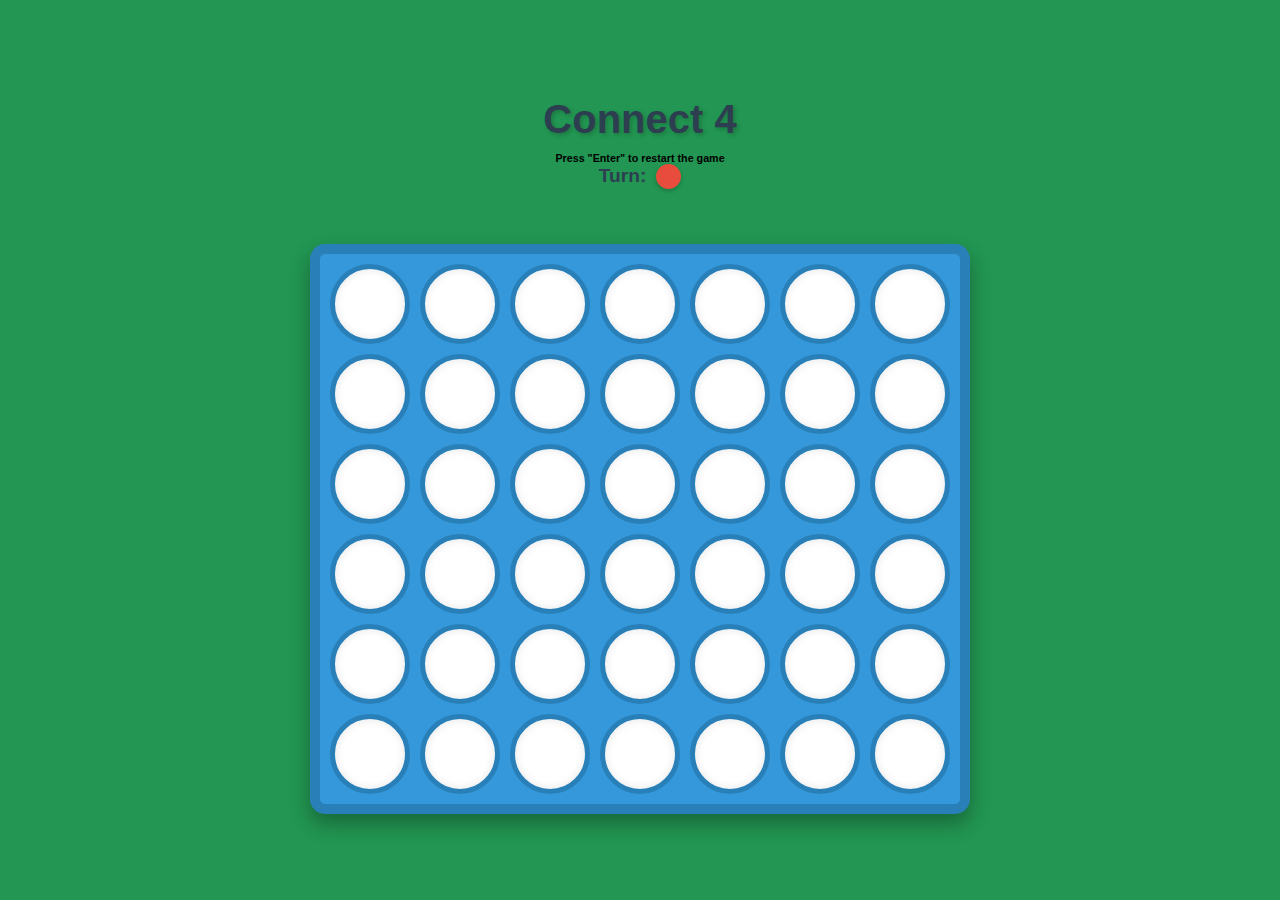
<file: games/Connect4.html>
<!DOCTYPE html>
<html lang="en">
<head>
    <meta charset="UTF-8">
    <meta http-equiv="X-UA-Compatible" content="IE=edge">
    <meta name="viewport" content="width=device-width, initial-scale=1.0, user-scalable=no">
    <title>Connect 4</title>
    <link rel="stylesheet" href="connect4.css">
    <script src="connect4.js"></script>
</head>
<body>
    <h1>Connect 4</h1>
    <h6 style="margin: 0%;">Press "Enter" to restart the game</h6>
    <div id="game-info">
        <div id="turn-indicator">
            <span>Turn: </span>
            <div id="player-turn" class="turn-red"></div>
        </div>
        <h2 id="winner"></h2>
    </div>
    <div id="board"></div>
    <div id="reset-btn"></div>
</body>
</html>
</file>
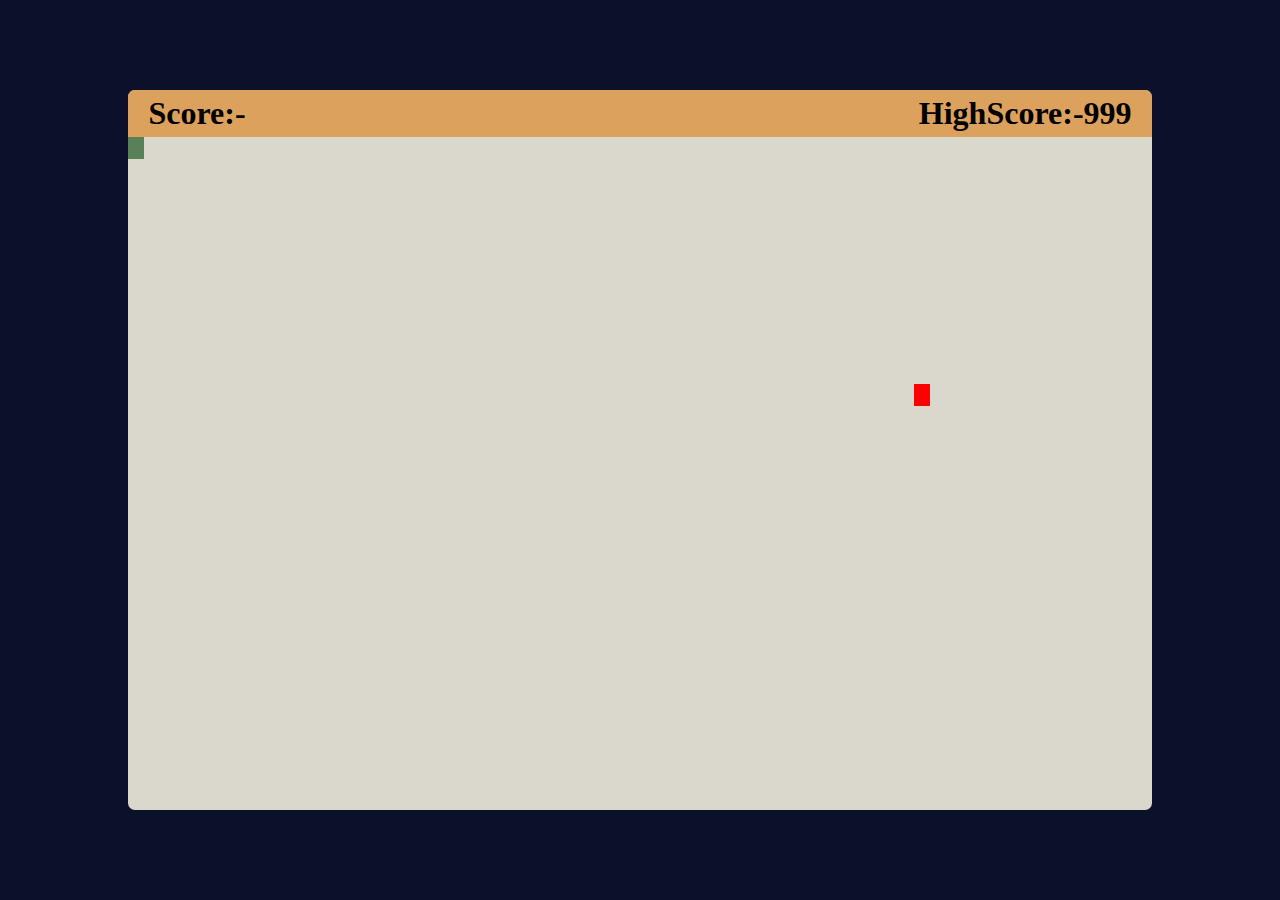
<file: games/snake.html>
<!DOCTYPE html>
<html lang="en">

<head>
    <meta charset="UTF-8">
    <meta name="viewport" content="width=device-width, initial-scale=1.0">
    <title>Snake</title>
    <style>
        * {
            margin: 0%;
            padding: 0%;
            overflow-x: hidden;
        }
        
        body{
            background-color: #0A1128;
        }
        .container {
            position: relative;
            display: flex;
            flex-direction: column;
            justify-content: center;
            align-items: center;
            height: 100vh;
            width: 100vw;
        }

        .game {
            display: flex;
            flex-direction: column;
            height: 80vh;
            width: 80vw;
            background-color: #DAD7CD;
            border-radius: 7px;
        }

        nav {
            display: flex;
            flex-direction: row;
            height: 7%;
            width: 100%;
            align-items: center;
            background-color: #DDA15E;
            justify-content: space-between;
        }

        .score {
            margin-left: 2%;
        }

        .highscore {
            margin-right: 2%;
        }

        .playground {
            height: 100%;
            width: 100%;
            display: grid;
            grid-template: repeat(30, 1fr) / repeat(60, 1fr);
            gap: 1px; 
        }

        .food{
            grid-area: -1/-1 ;
            background-color: red;
        }

        .snakehead{
            grid-area: 0/0;
            background-color: #588157;
        }

        .head {
            background-color: #588157;
        }
        
        .gameStatus{
            position: absolute;
            top: 3%;
        }
    </style>
</head>

<body>
    
    <div class="container">
        <h1 class="gameStatus"></h1>
        <div class="game">
            <nav>
                <h1 class="score">Score:-</h1>
                <h1 class="highscore">HighScore:-999</h1>
            </nav>
            <div class="playground">
                <!-- <div class="food"></div> -->
                <!-- <div class="snakehead"></div> -->
            </div>
            
        </div>
    </div>
    <script src="snake.js"></script>
</body>
</html>
</file>
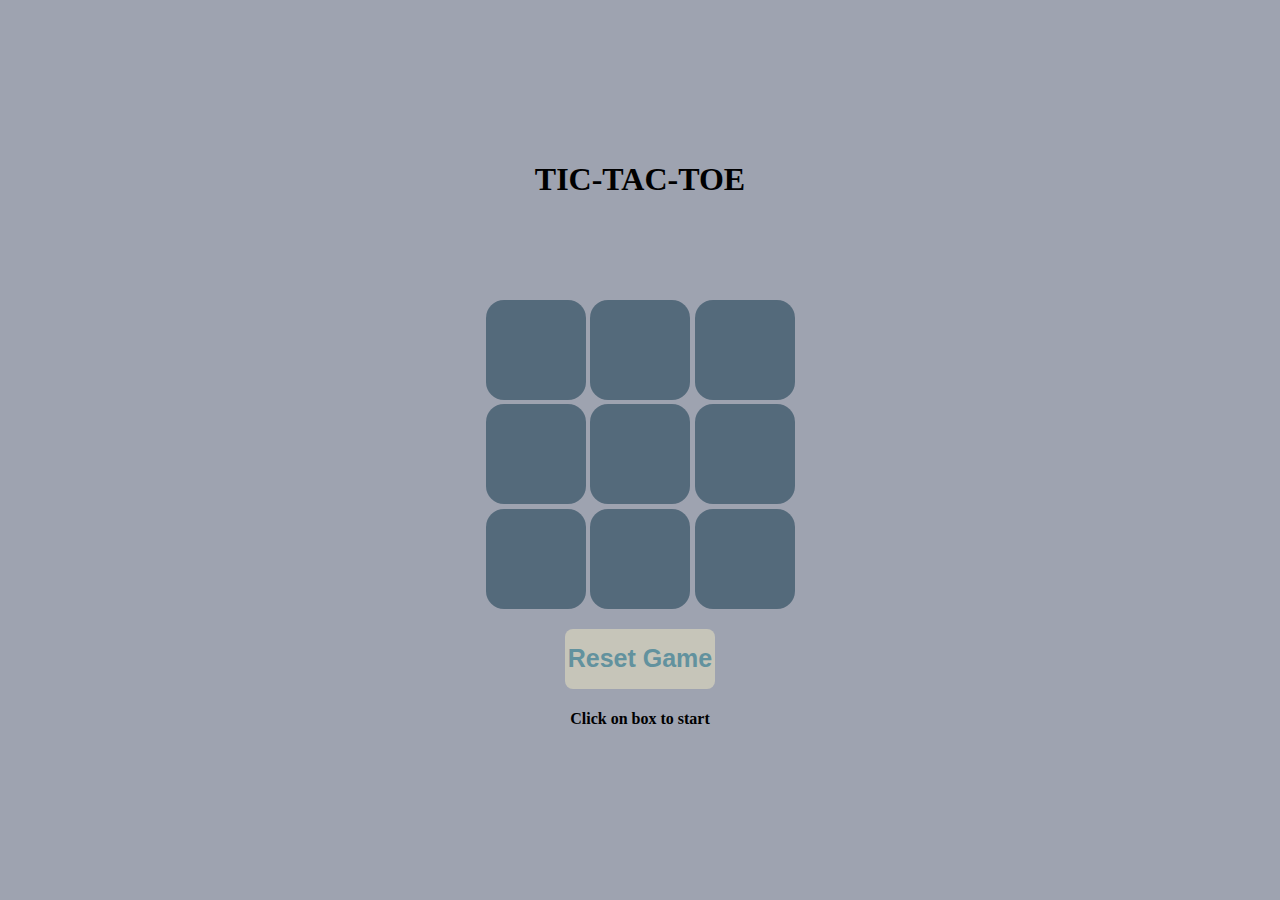
<file: games/tictactoe.html>
<!DOCTYPE html>
<html lang="en">

<head>
    <meta charset="UTF-8">
    <meta name="viewport" content="width=device-width, initial-scale=1.0">
    <title>TICTACTOE</title>
</head>
<style>
    *{  
        padding: 0%;
        background-color: #9EA3B0;
        text-align: center;
    }
    body{
        display: flex;
        justify-content: center;
        align-items: center;
        height: 97vh;
    }
    .container {
        display: flex;
        flex-direction: column;
        justify-content: center;
        align-items: center;
        height: 95vh;
    }
    .game{
        display: grid;
        grid-template-columns: repeat(3, 100px);
        grid-template-rows: repeat(3, 100px);
        gap: 0.5vmin;
        width: auto;
    }
    .Boxes{
        width: 100px;
        height: 100px;
        font-size: 50px;
        color: #E4C3AD;
        background-color: #546A7B;
        border-radius: 2vmin;
        border: none;
        display: flex;
        justify-content: center;
        align-items: center;
    }
    .rst-btn{
        text-align: center;
        border-radius: 0.5rem;
        margin-top: 20px;
        width: 150px; 
        height: 60px; 
        color: #62929E;
        font-size: 25px;
        font-weight: bold;
        background-color: #C6C5B9;
        border: none;
    }
    .winner-name{
        color:#FF961F;
        font-size: 30px;
        font-weight: bold;
        height: 40px;
    }
</style>
<body>
    <div class="container">
        <h1>TIC-TAC-TOE</h1>
        <h1 class="winner-name" id="msg"></h1>
        <div class="game">
            <button class="Boxes"></button>
            <button class="Boxes"></button>
            <button class="Boxes"></button>
            <button class="Boxes"></button>
            <button class="Boxes"></button>
            <button class="Boxes"></button>
            <button class="Boxes"></button>
            <button class="Boxes"></button>
            <button class="Boxes"></button>
        </div>
        <button class="rst-btn">Reset Game</button>
        <h4>Click on box to start</h4>
    </div>
</body>
<script src="tictac.js"></script>
</html>
</file>
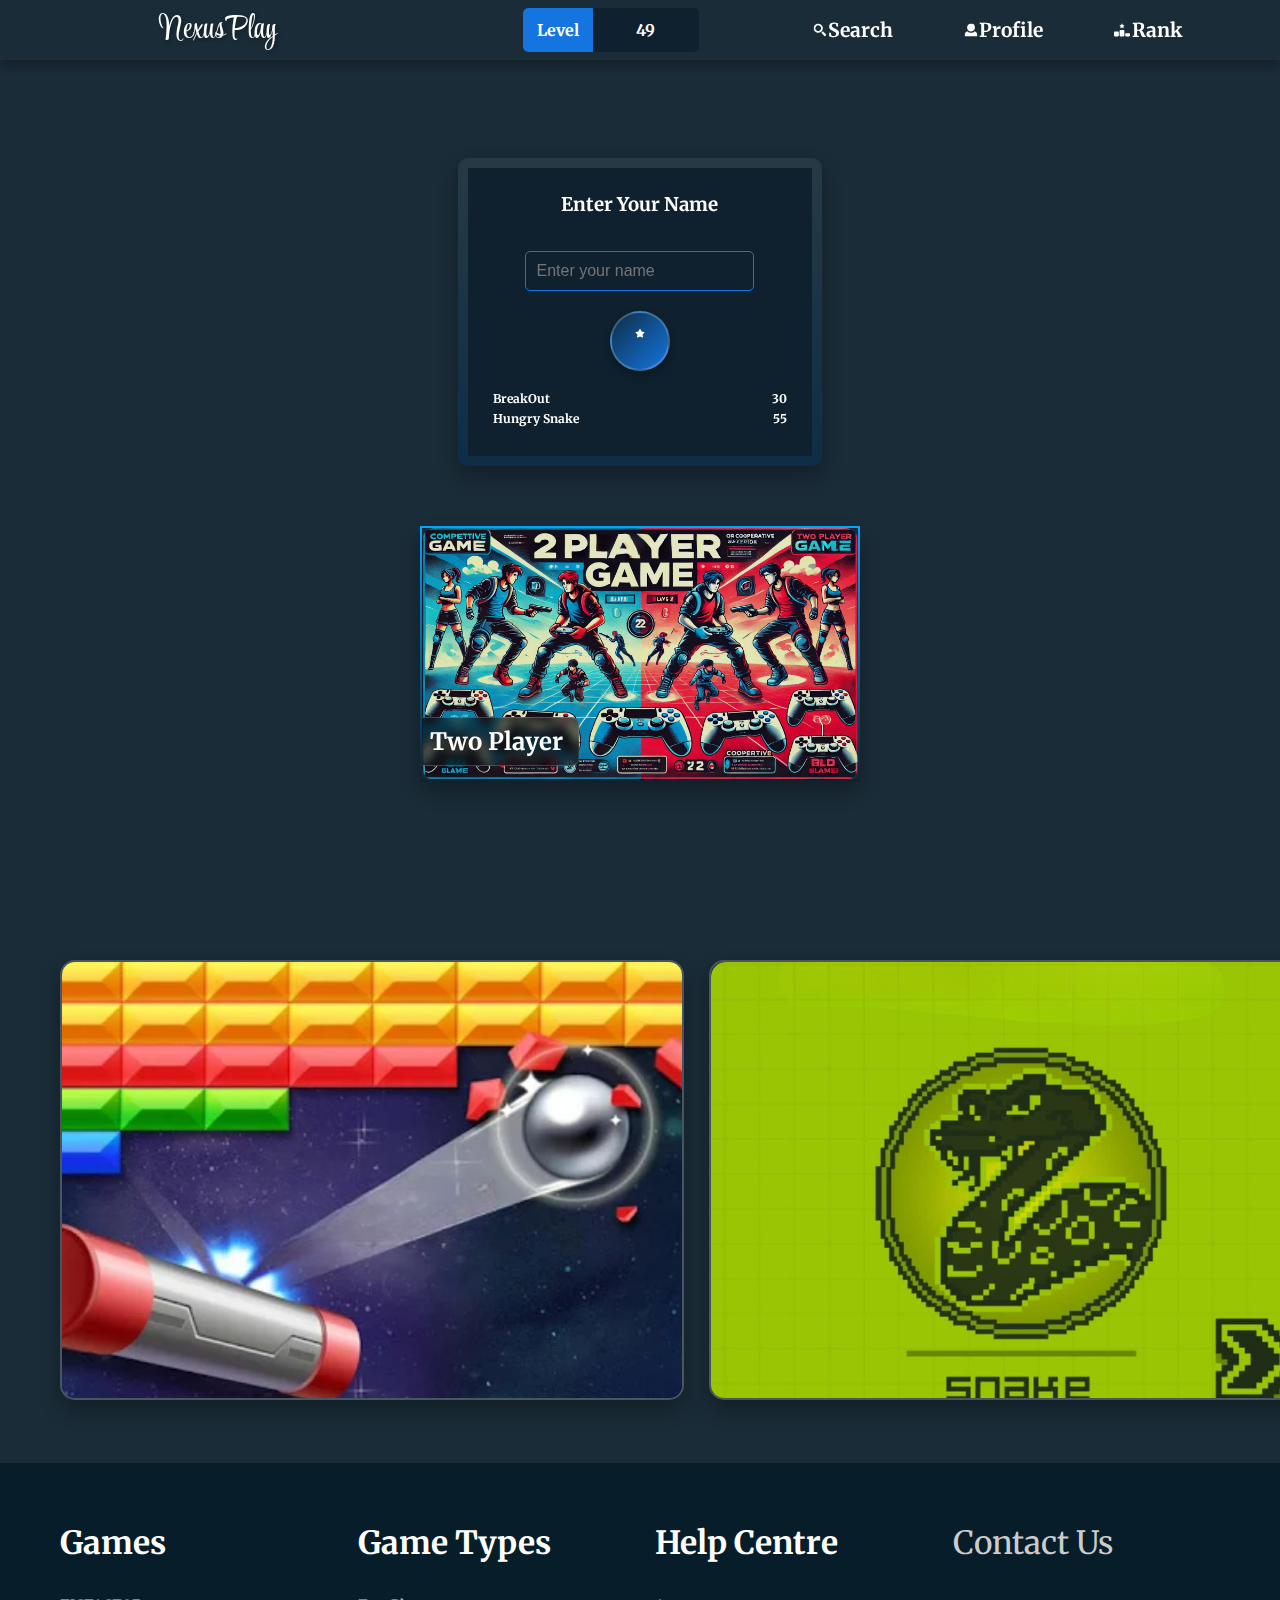
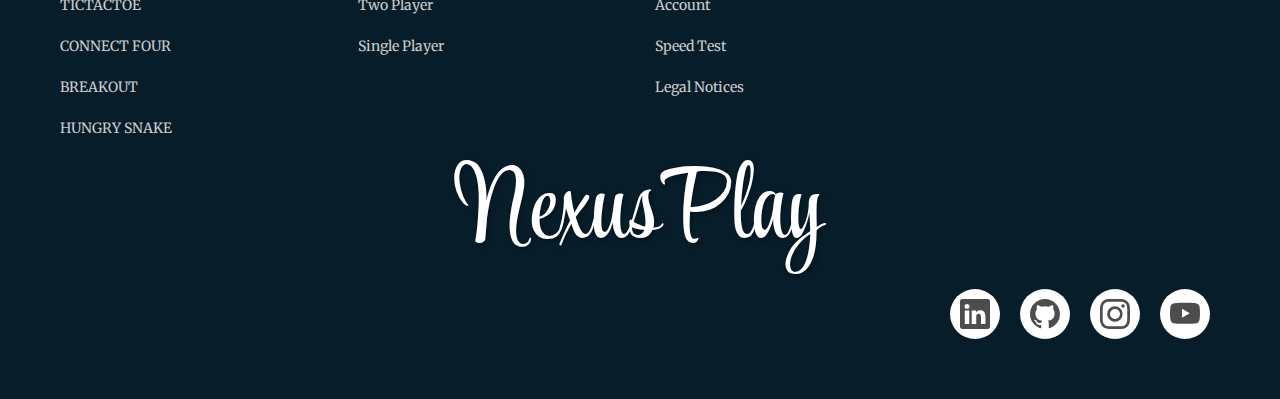
<file: 1st Website/1player_games/1playeronly.html>
<!DOCTYPE html>
<html lang="en">

<head>
  <meta charset="UTF-8">
  <meta name="viewport" content="width=device-width, initial-scale=1.0">
  <title>NexusPlay - Gaming Platform</title>
  <link rel="stylesheet" href="1playeronly.css">
  <style>
    @import url('https://fonts.googleapis.com/css2?family=Style+Script&display=swap');
    @import url('https://fonts.googleapis.com/css2?family=Merriweather:ital,wght@0,400;0,700;0,900;1,300;1,400;1,700;1,900&display=swap');
    @import url('https://fonts.googleapis.com/css2?family=M+PLUS+Rounded+1c&family=Varela+Round&display=swap');
      
  </style>

</head>

<body>
  <div id="MainContent1">
    <div id="imgbackground">
      <div class="profile_box">
        <h3>Enter Your Name</h3>
        <div class="profile_content">
          <div class="profile_input">
            <input type="text" id="playerName" placeholder="Enter your name" required>
          </div>

        </div>
        <div class="rank_symbol">
          <!-- Rank SVG will be shown here -->
          <svg xmlns="http://www.w3.org/2000/svg" viewBox="0 0 640 512" width="30" height="30" fill="currentColor">
            <path
              d="M353.8 54.1L330.2 6.3c-3.9-8.3-16.1-8.6-20.4 0L286.2 54.1l-52.3 7.5c-9.3 1.4-13.3 12.9-6.4 19.8l38 37-9 52.1c-1.4 9.3 8.2 16.5 16.8 12.2l46.9-24.8 46.6 24.4c8.6 4.3 18.3-2.9 16.8-12.2l-9-52.1 38-36.6c6.8-6.8 2.9-18.3-6.4-19.8l-52.3-7.5z" />
          </svg>
        </div>
        <div class="score_bars">
          <div class="score_bar_title">
            <span>BreakOut</span>
            <span>30</span>
          </div>

          <div class="score_bar_title">
            <span>Hungry Snake</span>
            <span>55</span>
          </div>

        </div>
      </div>

      <div class="game-container">
        <div onclick="window.location.href='../2player_games/2playeronly.html';" id="Box2">
          <img src="../photos/2player game.jpg" alt="Two Player Game">
          <h1 style="    left: 17%;" class="heading">Two Player</h1>
          <!-- <div><h1>Two Player</h1></div> -->
        </div>
        <!-- <div id="Box3">
          <img src="../photos/1_player.jpg" alt="Single Player Game">
          <h1 class="heading">Single Player</h1>
        </div> -->
      </div>
    </div>

    <div class="gallery">
      <!-- <h1 class="featuredgames">Featured Games</h1> -->
      <!-- <div onclick="window.location.href='../games/tictactoe.html';" class="picture game1" data-game="Tic Tac Toe">
        <img class="obj-cover" src="../photos/tictactoe.jpg" alt="Tic Tac Toe Game">
        <div class="game-desc">Challenge a friend in this iconic 3x3 grid game. Take turns placing your symbols and be the first to line up three in a row horizontally, vertically, or diagonally, to win. Simple, strategic, and endlessly fun for two players!</div>
      </div>

      <div onclick="window.location.href='../games/connect4.html';" class="picture game2" data-game="Connect Four">
        <img class="obj-cover" src="../photos/connect4.png" alt="Connect Four Game">
        <div class="game-desc">Drop your discs into the grid and be the first to connect four in a row! Whether it’s across, down, or diagonally — this game tests your tactical thinking and timing. Great for competitive play with friends.</div>
      </div> -->

      <div onclick="window.location.href='../games/breakout.html';" class="picture game3" data-game="Breakout">
        <img class="obj-cover" src="../photos/break.webp" alt="Breakout Game">
        <div class="game-desc">Control the paddle, smash the bricks! Aim, bounce, and break your way through colorful brick walls using a fast-moving ball. Classic arcade action meets modern design — can you clear every level?</div>
      </div>

      <div onclick="window.location.href='../games/snake.html';" class="picture game4" data-game="Hungry Snake">
        <img class="obj-cover" src="../photos/snake-game-.jpg" alt="Snake Game">
        <div class="game-desc">Feed the snake and grow as long as possible! But watch out — the more you grow, the harder it gets. Don’t crash into yourself or the walls. A retro favorite that’s both addicting and challenging!</div>
      </div>
    </div>

  </div>

  <nav class="Nav_Bar">
    <div class="MainNav">
      <div id="NexusPlay">
        <ul>
          <li style="list-style: none;">NexusPlay</li>
        </ul>
      </div>
      <div id="LiveBar">
        <div class="Level">
          Level
        </div>
        <div class="LevelInt">
          49
        </div>
      </div>
      <div>
        <ul id="OGNav">
          <svg fill="currentColor" viewBox="0 0 64 64" class="svg-icon ">
            <title></title>
            <path fill-rule="evenodd" clip-rule="evenodd"
              d="M10.266 3.893a23.1 23.1 0 1 1 25.668 38.414A23.1 23.1 0 0 1 10.266 3.893Zm5.112 30.764a13.9 13.9 0 1 0 15.444-23.114 13.9 13.9 0 0 0-15.444 23.114ZM38.55 46.33a28.002 28.002 0 0 0 7.78-7.78L64 56.22 56.22 64 38.55 46.33Z">
            </path>
          </svg>
          <li class="OGNav">Search</li>

          <svg fill="currentColor" viewBox="0 0 64 64" class="svg-icon ">
            <title></title>
            <path fill-rule="evenodd" clip-rule="evenodd"
              d="M48.322 30.536A19.63 19.63 0 0 0 51.63 19.63 19.619 19.619 0 0 0 32 0a19.63 19.63 0 1 0 16.322 30.536ZM42.197 43.97a26.63 26.63 0 0 0 8.643-5.78A19.84 19.84 0 0 1 64 56.86V64H0v-7.14a19.84 19.84 0 0 1 13.16-18.67 26.63 26.63 0 0 0 29.037 5.78Z">
            </path>
          </svg>
          <li class="OGNav">Profile</li>

          <svg xmlns="http://www.w3.org/2000/svg" viewBox="0 0 640 512" id="rank">
            <path
              d="M353.8 54.1L330.2 6.3c-3.9-8.3-16.1-8.6-20.4 0L286.2 54.1l-52.3 7.5c-9.3 1.4-13.3 12.9-6.4 19.8l38 37-9 52.1c-1.4 9.3 8.2 16.5 16.8 12.2l46.9-24.8 46.6 24.4c8.6 4.3 18.3-2.9 16.8-12.2l-9-52.1 38-36.6c6.8-6.8 2.9-18.3-6.4-19.8l-52.3-7.5zM256 256c-17.7 0-32 14.3-32 32l0 192c0 17.7 14.3 32 32 32l128 0c17.7 0 32-14.3 32-32l0-192c0-17.7-14.3-32-32-32l-128 0zM32 320c-17.7 0-32 14.3-32 32L0 480c0 17.7 14.3 32 32 32l128 0c17.7 0 32-14.3 32-32l0-128c0-17.7-14.3-32-32-32L32 320zm416 96l0 64c0 17.7 14.3 32 32 32l128 0c17.7 0 32-14.3 32-32l0-64c0-17.7-14.3-32-32-32l-128 0c-17.7 0-32 14.3-32 32z" />
          </svg>
          <li style="padding-left: 2px;" class="OGNav">Rank</li>
        </ul>
      </div>
    </div>
  </nav>

  <footer>

    <div class="footer">
      <div class="footer-item">
        <p style="font-size: xx-large;">Games</p>
        <a href="../games/tictactoe.html">TICTACTOE</a>
        <a href="../games/Connect4.html">CONNECT FOUR</a>
        <a href="../games/breakout.html">BREAKOUT</a>
        <a href="../games/snake.html">HUNGRY SNAKE</a>
      </div>


      <div class="footer-item">
        <p style="font-size: xx-large;">Game Types</p>
        <a href="../2player_games/2playeronly.html">Two Player</a>
        <a href="../1player_games/1playeronly.html">Single Player</a>
      </div>

      <div class="footer-item">
        <p style="font-size: xx-large;">Help Centre</p>
        <a href="faq">Account</a>
        <a href="faq">Speed Test</a>
        <a href="faq">Legal Notices</a>
      </div>

      <div class="footer-item">
        <a style="font-size: xx-large;" href="contactus.html">Contact Us</a>
      </div>
    </div>
    <div class="questions">
      <p id="L-NexusPlay" class="font">NexusPlay</p>
    </div>
    <!-- From Uiverse.io by Zameerahmad01 -->
    <ul class="example-2">
      <li class="icon-content">
        <a data-social="linkedin" aria-label="LinkedIn" href="https://linkedin.com/">
          <div class="filled"></div>
          <svg xml:space="preserve" viewBox="0 0 16 16" class="bi bi-linkedin" fill="currentColor" height="16"
            width="16" xmlns="http://www.w3.org/2000/svg">
            <path fill="currentColor"
              d="M0 1.146C0 .513.526 0 1.175 0h13.65C15.474 0 16 .513 16 1.146v13.708c0 .633-.526 1.146-1.175 1.146H1.175C.526 16 0 15.487 0 14.854zm4.943 12.248V6.169H2.542v7.225zm-1.2-8.212c.837 0 1.358-.554 1.358-1.248-.015-.709-.52-1.248-1.342-1.248S2.4 3.226 2.4 3.934c0 .694.521 1.248 1.327 1.248zm4.908 8.212V9.359c0-.216.016-.432.08-.586.173-.431.568-.878 1.232-.878.869 0 1.216.662 1.216 1.634v3.865h2.401V9.25c0-2.22-1.184-3.252-2.764-3.252-1.274 0-1.845.7-2.165 1.193v.025h-.016l.016-.025V6.169h-2.4c.03.678 0 7.225 0 7.225z">
            </path>
          </svg>
        </a>
        <div class="tooltip">LinkedIn</div>
      </li>
      <li class="icon-content">
        <a data-social="github" aria-label="GitHub" href="https://www.github.com/">
          <div class="filled"></div>
          <svg xml:space="preserve" viewBox="0 0 16 16" class="bi bi-github" fill="currentColor" height="16" width="16"
            xmlns="http://www.w3.org/2000/svg">
            <path fill="currentColor"
              d="M8 0C3.58 0 0 3.58 0 8c0 3.54 2.29 6.53 5.47 7.59.4.07.55-.17.55-.38 0-.19-.01-.82-.01-1.49-2.01.37-2.53-.49-2.69-.94-.09-.23-.48-.94-.82-1.13-.28-.15-.68-.52-.01-.53.63-.01 1.08.58 1.23.82.72 1.21 1.87.87 2.33.66.07-.52.28-.87.51-1.07-1.78-.2-3.64-.89-3.64-3.95 0-.87.31-1.59.82-2.15-.08-.2-.36-1.02.08-2.12 0 0 .67-.21 2.2.82.64-.18 1.32-.27 2-.27s1.36.09 2 .27c1.53-1.04 2.2-.82 2.2-.82.44 1.1.16 1.92.08 2.12.51.56.82 1.27.82 2.15 0 3.07-1.87 3.75-3.65 3.95.29.25.54.73.54 1.48 0 1.07-.01 1.93-.01 2.2 0 .21.15.46.55.38A8.01 8.01 0 0 0 16 8c0-4.42-3.58-8-8-8">
            </path>
          </svg>
        </a>
        <div class="tooltip">GitHub</div>
      </li>
      <li class="icon-content">
        <a data-social="instagram" aria-label="Instagram" href="https://www.instagram.com/">
          <div class="filled"></div>
          <svg xml:space="preserve" viewBox="0 0 16 16" class="bi bi-instagram" fill="currentColor" height="16"
            width="16" xmlns="http://www.w3.org/2000/svg">
            <path fill="currentColor"
              d="M8 0C5.829 0 5.556.01 4.703.048 3.85.088 3.269.222 2.76.42a3.9 3.9 0 0 0-1.417.923A3.9 3.9 0 0 0 .42 2.76C.222 3.268.087 3.85.048 4.7.01 5.555 0 5.827 0 8.001c0 2.172.01 2.444.048 3.297.04.852.174 1.433.372 1.942.205.526.478.972.923 1.417.444.445.89.719 1.416.923.51.198 1.09.333 1.942.372C5.555 15.99 5.827 16 8 16s2.444-.01 3.298-.048c.851-.04 1.434-.174 1.943-.372a3.9 3.9 0 0 0 1.416-.923c.445-.445.718-.891.923-1.417.197-.509.332-1.09.372-1.942C15.99 10.445 16 10.173 16 8s-.01-2.445-.048-3.299c-.04-.851-.175-1.433-.372-1.941a3.9 3.9 0 0 0-.923-1.417A3.9 3.9 0 0 0 13.24.42c-.51-.198-1.092-.333-1.943-.372C10.443.01 10.172 0 7.998 0zm-.717 1.442h.718c2.136 0 2.389.007 3.232.046.78.035 1.204.166 1.486.275.373.145.64.319.92.599s.453.546.598.92c.11.281.24.705.275 1.485.039.843.047 1.096.047 3.231s-.008 2.389-.047 3.232c-.035.78-.166 1.203-.275 1.485a2.5 2.5 0 0 1-.599.919c-.28.28-.546.453-.92.598-.28.11-.704.24-1.485.276-.843.038-1.096.047-3.232.047s-2.39-.009-3.233-.047c-.78-.036-1.203-.166-1.485-.276a2.5 2.5 0 0 1-.92-.598 2.5 2.5 0 0 1-.6-.92c-.109-.281-.24-.705-.275-1.485-.038-.843-.046-1.096-.046-3.233s.008-2.388.046-3.231c.036-.78.166-1.204.276-1.486.145-.373.319-.64.599-.92s.546-.453.92-.598c.282-.11.705-.24 1.485-.276.738-.034 1.024-.044 2.515-.045zm4.988 1.328a.96.96 0 1 0 0 1.92.96.96 0 0 0 0-1.92m-4.27 1.122a4.109 4.109 0 1 0 0 8.217 4.109 4.109 0 0 0 0-8.217m0 1.441a2.667 2.667 0 1 1 0 5.334 2.667 2.667 0 0 1 0-5.334">
            </path>
          </svg>
        </a>
        <div class="tooltip">Instagram</div>
      </li>
      <li class="icon-content">
        <a data-social="youtube" aria-label="Youtube" href="https://youtube.com/">
          <div class="filled"></div>
          <svg xml:space="preserve" viewBox="0 0 16 16" class="bi bi-youtube" fill="currentColor" height="16" width="16"
            xmlns="http://www.w3.org/2000/svg">
            <path fill="currentColor"
              d="M8.051 1.999h.089c.822.003 4.987.033 6.11.335a2.01 2.01 0 0 1 1.415 1.42c.101.38.172.883.22 1.402l.01.104.022.26.008.104c.065.914.073 1.77.074 1.957v.075c-.001.194-.01 1.108-.082 2.06l-.008.105-.009.104c-.05.572-.124 1.14-.235 1.558a2.01 2.01 0 0 1-1.415 1.42c-1.16.312-5.569.334-6.18.335h-.142c-.309 0-1.587-.006-2.927-.052l-.17-.006-.087-.004-.171-.007-.171-.007c-1.11-.049-2.167-.128-2.654-.26a2.01 2.01 0 0 1-1.415-1.419c-.111-.417-.185-.986-.235-1.558L.09 9.82l-.008-.104A31 31 0 0 1 0 7.68v-.123c.002-.215.01-.958.064-1.778l.007-.103.003-.052.008-.104.022-.26.01-.104c.048-.519.119-1.023.22-1.402a2.01 2.01 0 0 1 1.415-1.42c.487-.13 1.544-.21 2.654-.26l.17-.007.172-.006.086-.003.171-.007A100 100 0 0 1 7.858 2zM6.4 5.209v4.818l4.157-2.408z">
            </path>
          </svg>
        </a>
        <div class="tooltip">Youtube</div>
      </li>
    </ul>

  </footer>
</body>

</html>
</file>
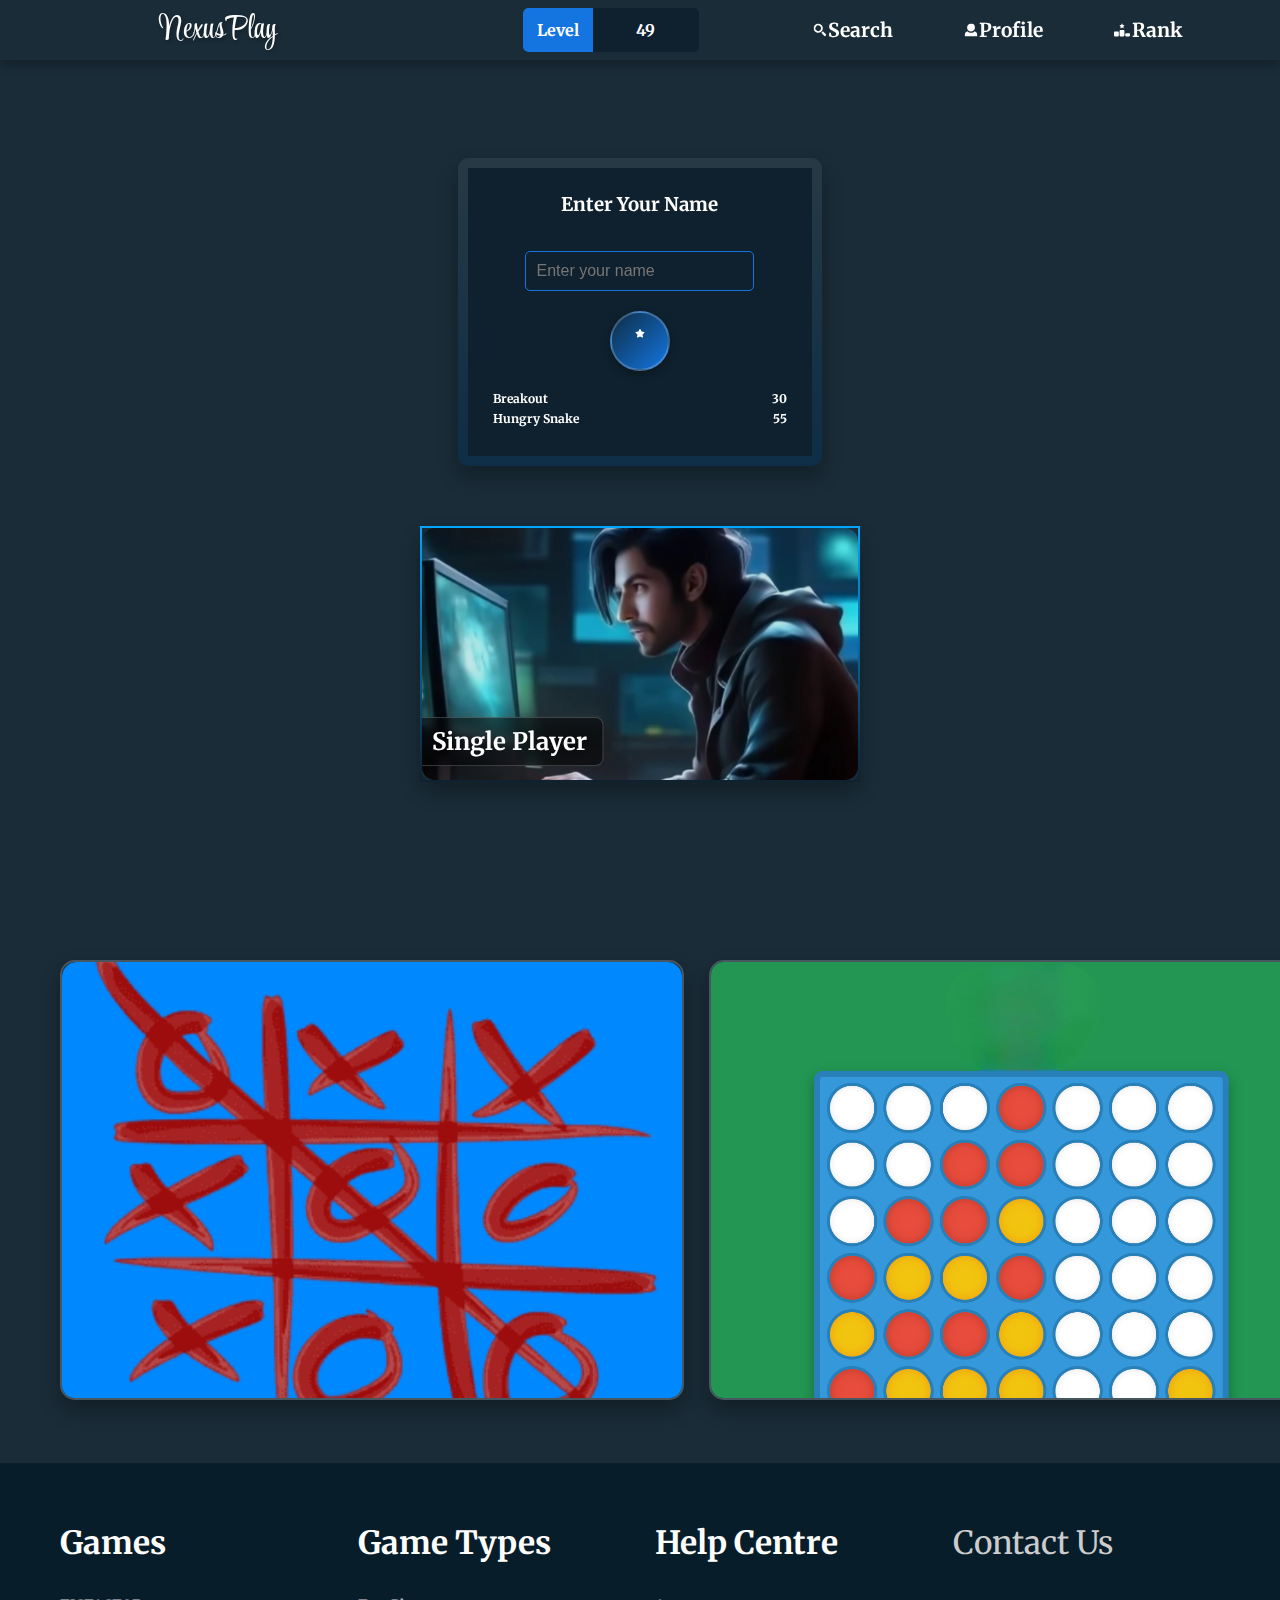
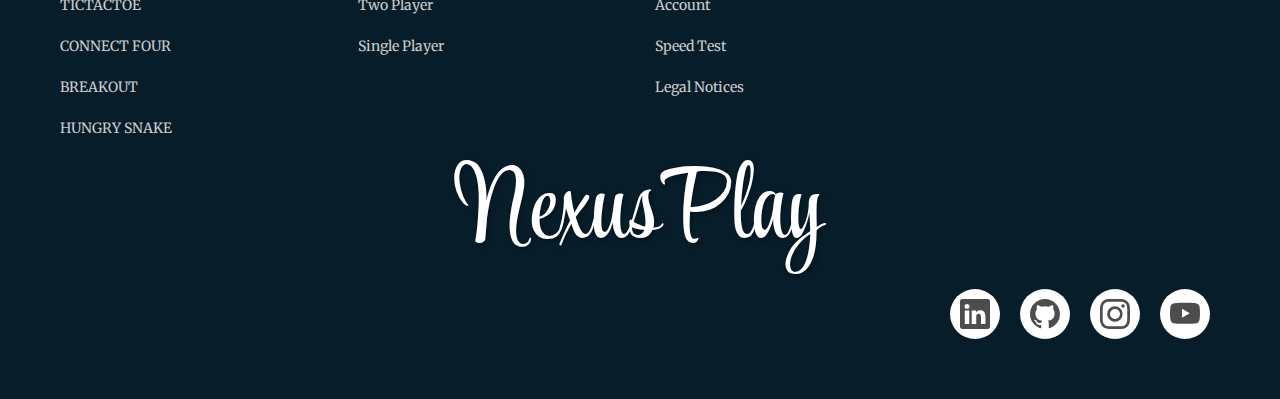
<file: 1st Website/2player_games/2playeronly.html>
<!DOCTYPE html>
<html lang="en">

<head>
  <meta charset="UTF-8">
  <meta name="viewport" content="width=device-width, initial-scale=1.0">
  <title>NexusPlay - Gaming Platform</title>
  <link rel="stylesheet" href="2playeronly.css">
  <style>
    @import url('https://fonts.googleapis.com/css2?family=Style+Script&display=swap');
    @import url('https://fonts.googleapis.com/css2?family=Merriweather:ital,wght@0,400;0,700;0,900;1,300;1,400;1,700;1,900&display=swap');
    @import url('https://fonts.googleapis.com/css2?family=M+PLUS+Rounded+1c&family=Varela+Round&display=swap');
  </style>

</head>

<body>
  <div id="MainContent1">
    <div id="imgbackground">
      <div class="profile_box">
        <h3>Enter Your Name</h3>
        <div class="profile_content">
          <div class="profile_input">
            <input type="text" id="playerName" placeholder="Enter your name" required>
          </div>

        </div>
        <div class="rank_symbol">
          <!-- Rank SVG will be shown here -->
          <svg xmlns="http://www.w3.org/2000/svg" viewBox="0 0 640 512" width="30" height="30" fill="currentColor">
            <path
              d="M353.8 54.1L330.2 6.3c-3.9-8.3-16.1-8.6-20.4 0L286.2 54.1l-52.3 7.5c-9.3 1.4-13.3 12.9-6.4 19.8l38 37-9 52.1c-1.4 9.3 8.2 16.5 16.8 12.2l46.9-24.8 46.6 24.4c8.6 4.3 18.3-2.9 16.8-12.2l-9-52.1 38-36.6c6.8-6.8 2.9-18.3-6.4-19.8l-52.3-7.5z" />
          </svg>
        </div>
        <div class="score_bars">
          <div class="score_bar_title">
            <span>Breakout</span>
            <span>30</span>
          </div>

          <div class="score_bar_title">
            <span>Hungry Snake</span>
            <span>55</span>
          </div>

        </div>
      </div>

      <div class="game-container">
        <!-- <div id="Box2">
          <img src="../photos/2player game.jpg" alt="Two Player Game">
          <h1 style="    left: 17%;" class="heading">Two Player</h1>
        </div> -->
        <div onclick="window.location.href='../1player_games/1playeronly.html';" id="Box3">
          <img src="../photos/1_player.jpg" alt="Single Player Game">
          <h1 class="heading">Single Player</h1>
        </div>
      </div>
    </div>

    <div class="gallery">
      <!-- <h1 class="featuredgames">Featured Games</h1> -->
      <div onclick="window.location.href='../games/tictactoe.html';" class="picture game1" data-game="Tic Tac Toe">
        <img class="obj-cover" src="../photos/tictactoe.jpg" alt="Tic Tac Toe Game">
        <div class="game-desc">Challenge a friend in this iconic 3x3 grid game. Take turns placing your symbols and be the first to line up three in a row horizontally, vertically, or diagonally, to win. Simple, strategic, and endlessly fun for two players!</div>
      </div>

      <div onclick="window.location.href='../games/connect4.html';" class="picture game2" data-game="Connect Four">
        <img class="obj-cover" src="../photos/connect4.png" alt="Connect Four Game">
        <div class="game-desc">Drop your discs into the grid and be the first to connect four in a row! Whether it’s across, down, or diagonally — this game tests your tactical thinking and timing. Great for competitive play with friends.</div>
      </div>

      <!-- <div onclick="window.location.href='../games/breakout.html';" class="picture game3" data-game="Breakout">
        <img class="obj-cover" src="../photos/break.webp" alt="Breakout Game">
        <div class="game-desc">Control the paddle, smash the bricks! Aim, bounce, and break your way through colorful brick walls using a fast-moving ball. Classic arcade action meets modern design — can you clear every level?</div>
      </div>

      <div onclick="window.location.href='../games/snake.html';" class="picture game4" data-game="Hungry Snake">
        <img class="obj-cover" src="../photos/snake-game-.jpg" alt="Snake Game">
        <div class="game-desc">Feed the snake and grow as long as possible! But watch out — the more you grow, the harder it gets. Don’t crash into yourself or the walls. A retro favorite that’s both addicting and challenging!</div>
      </div> -->
    </div>

  </div>

  <nav class="Nav_Bar">
    <div class="MainNav">
      <div id="NexusPlay">
        <ul>
          <li style="list-style: none;">NexusPlay</li>
        </ul>
      </div>
      <div id="LiveBar">
        <div class="Level">
          Level
        </div>
        <div class="LevelInt">
          49
        </div>
      </div>
      <div>
        <ul id="OGNav">
          <svg fill="currentColor" viewBox="0 0 64 64" class="svg-icon ">
            <title></title>
            <path fill-rule="evenodd" clip-rule="evenodd"
              d="M10.266 3.893a23.1 23.1 0 1 1 25.668 38.414A23.1 23.1 0 0 1 10.266 3.893Zm5.112 30.764a13.9 13.9 0 1 0 15.444-23.114 13.9 13.9 0 0 0-15.444 23.114ZM38.55 46.33a28.002 28.002 0 0 0 7.78-7.78L64 56.22 56.22 64 38.55 46.33Z">
            </path>
          </svg>
          <li class="OGNav">Search</li>

          <svg fill="currentColor" viewBox="0 0 64 64" class="svg-icon ">
            <title></title>
            <path fill-rule="evenodd" clip-rule="evenodd"
              d="M48.322 30.536A19.63 19.63 0 0 0 51.63 19.63 19.619 19.619 0 0 0 32 0a19.63 19.63 0 1 0 16.322 30.536ZM42.197 43.97a26.63 26.63 0 0 0 8.643-5.78A19.84 19.84 0 0 1 64 56.86V64H0v-7.14a19.84 19.84 0 0 1 13.16-18.67 26.63 26.63 0 0 0 29.037 5.78Z">
            </path>
          </svg>
          <li class="OGNav">Profile</li>

          <svg xmlns="http://www.w3.org/2000/svg" viewBox="0 0 640 512" id="rank">
            <path
              d="M353.8 54.1L330.2 6.3c-3.9-8.3-16.1-8.6-20.4 0L286.2 54.1l-52.3 7.5c-9.3 1.4-13.3 12.9-6.4 19.8l38 37-9 52.1c-1.4 9.3 8.2 16.5 16.8 12.2l46.9-24.8 46.6 24.4c8.6 4.3 18.3-2.9 16.8-12.2l-9-52.1 38-36.6c6.8-6.8 2.9-18.3-6.4-19.8l-52.3-7.5zM256 256c-17.7 0-32 14.3-32 32l0 192c0 17.7 14.3 32 32 32l128 0c17.7 0 32-14.3 32-32l0-192c0-17.7-14.3-32-32-32l-128 0zM32 320c-17.7 0-32 14.3-32 32L0 480c0 17.7 14.3 32 32 32l128 0c17.7 0 32-14.3 32-32l0-128c0-17.7-14.3-32-32-32L32 320zm416 96l0 64c0 17.7 14.3 32 32 32l128 0c17.7 0 32-14.3 32-32l0-64c0-17.7-14.3-32-32-32l-128 0c-17.7 0-32 14.3-32 32z" />
          </svg>
          <li style="padding-left: 2px;" class="OGNav">Rank</li>
        </ul>
      </div>
    </div>
  </nav>

  <footer>

    <div class="footer">
      <div class="footer-item">
        <p style="font-size: xx-large;">Games</p>
        <a href="../games/tictactoe.html">TICTACTOE</a>
        <a href="../games/Connect4.html">CONNECT FOUR</a>
        <a href="../games/breakout.html">BREAKOUT</a>
        <a href="../games/snake.html">HUNGRY SNAKE</a>
      </div>


      <div class="footer-item">
        <p style="font-size: xx-large;">Game Types</p>
        <a href="../2player_games/2playeronly.html">Two Player</a>
        <a href="../1player_games/1playeronly.html">Single Player</a>
      </div>

      <div class="footer-item">
        <p style="font-size: xx-large;">Help Centre</p>
        <a href="faq">Account</a>
        <a href="faq">Speed Test</a>
        <a href="faq">Legal Notices</a>
      </div>

      <div class="footer-item">
        <a style="font-size: xx-large;" href="contactus.html">Contact Us</a>
      </div>
    </div>
    <div class="questions">
      <p id="L-NexusPlay" class="font">NexusPlay</p>
    </div>
    <!-- From Uiverse.io by Zameerahmad01 -->
    <ul class="example-2">
      <li class="icon-content">
        <a data-social="linkedin" aria-label="LinkedIn" href="https://linkedin.com/">
          <div class="filled"></div>
          <svg xml:space="preserve" viewBox="0 0 16 16" class="bi bi-linkedin" fill="currentColor" height="16"
            width="16" xmlns="http://www.w3.org/2000/svg">
            <path fill="currentColor"
              d="M0 1.146C0 .513.526 0 1.175 0h13.65C15.474 0 16 .513 16 1.146v13.708c0 .633-.526 1.146-1.175 1.146H1.175C.526 16 0 15.487 0 14.854zm4.943 12.248V6.169H2.542v7.225zm-1.2-8.212c.837 0 1.358-.554 1.358-1.248-.015-.709-.52-1.248-1.342-1.248S2.4 3.226 2.4 3.934c0 .694.521 1.248 1.327 1.248zm4.908 8.212V9.359c0-.216.016-.432.08-.586.173-.431.568-.878 1.232-.878.869 0 1.216.662 1.216 1.634v3.865h2.401V9.25c0-2.22-1.184-3.252-2.764-3.252-1.274 0-1.845.7-2.165 1.193v.025h-.016l.016-.025V6.169h-2.4c.03.678 0 7.225 0 7.225z">
            </path>
          </svg>
        </a>
        <div class="tooltip">LinkedIn</div>
      </li>
      <li class="icon-content">
        <a data-social="github" aria-label="GitHub" href="https://www.github.com/">
          <div class="filled"></div>
          <svg xml:space="preserve" viewBox="0 0 16 16" class="bi bi-github" fill="currentColor" height="16" width="16"
            xmlns="http://www.w3.org/2000/svg">
            <path fill="currentColor"
              d="M8 0C3.58 0 0 3.58 0 8c0 3.54 2.29 6.53 5.47 7.59.4.07.55-.17.55-.38 0-.19-.01-.82-.01-1.49-2.01.37-2.53-.49-2.69-.94-.09-.23-.48-.94-.82-1.13-.28-.15-.68-.52-.01-.53.63-.01 1.08.58 1.23.82.72 1.21 1.87.87 2.33.66.07-.52.28-.87.51-1.07-1.78-.2-3.64-.89-3.64-3.95 0-.87.31-1.59.82-2.15-.08-.2-.36-1.02.08-2.12 0 0 .67-.21 2.2.82.64-.18 1.32-.27 2-.27s1.36.09 2 .27c1.53-1.04 2.2-.82 2.2-.82.44 1.1.16 1.92.08 2.12.51.56.82 1.27.82 2.15 0 3.07-1.87 3.75-3.65 3.95.29.25.54.73.54 1.48 0 1.07-.01 1.93-.01 2.2 0 .21.15.46.55.38A8.01 8.01 0 0 0 16 8c0-4.42-3.58-8-8-8">
            </path>
          </svg>
        </a>
        <div class="tooltip">GitHub</div>
      </li>
      <li class="icon-content">
        <a data-social="instagram" aria-label="Instagram" href="https://www.instagram.com/">
          <div class="filled"></div>
          <svg xml:space="preserve" viewBox="0 0 16 16" class="bi bi-instagram" fill="currentColor" height="16"
            width="16" xmlns="http://www.w3.org/2000/svg">
            <path fill="currentColor"
              d="M8 0C5.829 0 5.556.01 4.703.048 3.85.088 3.269.222 2.76.42a3.9 3.9 0 0 0-1.417.923A3.9 3.9 0 0 0 .42 2.76C.222 3.268.087 3.85.048 4.7.01 5.555 0 5.827 0 8.001c0 2.172.01 2.444.048 3.297.04.852.174 1.433.372 1.942.205.526.478.972.923 1.417.444.445.89.719 1.416.923.51.198 1.09.333 1.942.372C5.555 15.99 5.827 16 8 16s2.444-.01 3.298-.048c.851-.04 1.434-.174 1.943-.372a3.9 3.9 0 0 0 1.416-.923c.445-.445.718-.891.923-1.417.197-.509.332-1.09.372-1.942C15.99 10.445 16 10.173 16 8s-.01-2.445-.048-3.299c-.04-.851-.175-1.433-.372-1.941a3.9 3.9 0 0 0-.923-1.417A3.9 3.9 0 0 0 13.24.42c-.51-.198-1.092-.333-1.943-.372C10.443.01 10.172 0 7.998 0zm-.717 1.442h.718c2.136 0 2.389.007 3.232.046.78.035 1.204.166 1.486.275.373.145.64.319.92.599s.453.546.598.92c.11.281.24.705.275 1.485.039.843.047 1.096.047 3.231s-.008 2.389-.047 3.232c-.035.78-.166 1.203-.275 1.485a2.5 2.5 0 0 1-.599.919c-.28.28-.546.453-.92.598-.28.11-.704.24-1.485.276-.843.038-1.096.047-3.232.047s-2.39-.009-3.233-.047c-.78-.036-1.203-.166-1.485-.276a2.5 2.5 0 0 1-.92-.598 2.5 2.5 0 0 1-.6-.92c-.109-.281-.24-.705-.275-1.485-.038-.843-.046-1.096-.046-3.233s.008-2.388.046-3.231c.036-.78.166-1.204.276-1.486.145-.373.319-.64.599-.92s.546-.453.92-.598c.282-.11.705-.24 1.485-.276.738-.034 1.024-.044 2.515-.045zm4.988 1.328a.96.96 0 1 0 0 1.92.96.96 0 0 0 0-1.92m-4.27 1.122a4.109 4.109 0 1 0 0 8.217 4.109 4.109 0 0 0 0-8.217m0 1.441a2.667 2.667 0 1 1 0 5.334 2.667 2.667 0 0 1 0-5.334">
            </path>
          </svg>
        </a>
        <div class="tooltip">Instagram</div>
      </li>
      <li class="icon-content">
        <a data-social="youtube" aria-label="Youtube" href="https://youtube.com/">
          <div class="filled"></div>
          <svg xml:space="preserve" viewBox="0 0 16 16" class="bi bi-youtube" fill="currentColor" height="16" width="16"
            xmlns="http://www.w3.org/2000/svg">
            <path fill="currentColor"
              d="M8.051 1.999h.089c.822.003 4.987.033 6.11.335a2.01 2.01 0 0 1 1.415 1.42c.101.38.172.883.22 1.402l.01.104.022.26.008.104c.065.914.073 1.77.074 1.957v.075c-.001.194-.01 1.108-.082 2.06l-.008.105-.009.104c-.05.572-.124 1.14-.235 1.558a2.01 2.01 0 0 1-1.415 1.42c-1.16.312-5.569.334-6.18.335h-.142c-.309 0-1.587-.006-2.927-.052l-.17-.006-.087-.004-.171-.007-.171-.007c-1.11-.049-2.167-.128-2.654-.26a2.01 2.01 0 0 1-1.415-1.419c-.111-.417-.185-.986-.235-1.558L.09 9.82l-.008-.104A31 31 0 0 1 0 7.68v-.123c.002-.215.01-.958.064-1.778l.007-.103.003-.052.008-.104.022-.26.01-.104c.048-.519.119-1.023.22-1.402a2.01 2.01 0 0 1 1.415-1.42c.487-.13 1.544-.21 2.654-.26l.17-.007.172-.006.086-.003.171-.007A100 100 0 0 1 7.858 2zM6.4 5.209v4.818l4.157-2.408z">
            </path>
          </svg>
        </a>
        <div class="tooltip">Youtube</div>
      </li>
    </ul>

  </footer>
</body>

</html>
</file>
<file: landing_page/style.css>
html {
    overflow-x: hidden;
    background-color: #1a2c38;
    font-family: 'Merriweather', serif;
}

* {
    margin: 0%;
    padding: 0%;
    box-sizing: border-box;
}

#MainContent1 {
    position: relative;
    width: 100%;
    min-height: 100vh;
    padding-bottom: 200px;
}

#imgbackground {
    position: relative;
    top: 60px;
    left: 0;
    display: flex;
    flex-direction: column;
    align-items: center;
    justify-content: center;
    width: 100%;
    height: calc(100vh - 60px);
    background-image: url(https://stake.com/_app/immutable/assets/header-bg.DLFzM8kq.png);
    background-size: cover;
    background-position: center;
    padding: 60px;
    margin-bottom: 60px;
}

.profile_box {
    padding: 25px;
    position: relative;
    box-sizing: border-box;
    width: 364.8px;
    height: 308px;
    border: 10px solid transparent;
    background: linear-gradient(#0f212e, #0f212e) padding-box, linear-gradient(to bottom, #273944, #0d2e46) border-box;
    border-radius: 10px;
    color: rgb(255, 255, 255);
    font-weight: 700;
    font-size: medium;
    box-shadow: 0 10px 20px rgba(0, 0, 0, 0.3);
    transition: transform 0.3s ease, box-shadow 0.3s ease;
    display: flex;
    align-items: center;
    flex-direction: column;
    margin-bottom: 40px;
    backdrop-filter: blur(5px);
    transform: none;
}

.profile_box:hover {
    transform: translateY(-5px);
    box-shadow: 0 15px 30px rgba(0, 0, 0, 0.4);
}

.profile_box h3 {
    margin-bottom: 15px;
}

.profile_content {
    display: flex;
    justify-content: space-between;
    align-items: flex-start;
    margin-top: 10px;
}

.profile_input {
    flex: 1;
}

.profile_box input {
    width: 100%;
    padding: 10px;
    margin-top: 10px;
    border-radius: 5px;
    border: 1px solid #1475e1;
    background-color: rgba(15, 33, 46, 0.8);
    color: white;
    font-size: 16px;
}

.profile_box input:focus {
    outline: none;
    border-color: #00a6ff;
    box-shadow: 0 0 5px rgba(0, 166, 255, 0.5);
}

.rank_symbol {
    width: 60px;
    height: 60px;
    background: linear-gradient(135deg, #0d2e46, #1475e1);
    border-radius: 50%;
    display: flex;
    align-items: center;
    justify-content: center;
    margin: 20px 0px;
    box-shadow: 0 4px 8px rgba(0, 0, 0, 0.3);
    border: 2px solid rgba(255, 255, 255, 0.2);
}

.score_bars {
    width: 100%;
}

.score_bar {
    width: 100%;
    height: 8px;
    background-color: rgba(255, 255, 255, 0.1);
    border-radius: 4px;
    margin-bottom: 10px;
    position: relative;
    overflow: hidden;
}

.score_bar_title {
    display: flex;
    justify-content: space-between;
    margin-bottom: 5px;
    font-size: 12px;
}

.score_bar_fill {
    height: 100%;
    background: linear-gradient(90deg, #1475e1, #00a6ff);
    border-radius: 4px;
    width: 75%;
    transition: width 0.3s ease;
}

.score_bar:nth-child(4) .score_bar_fill {
    width: 60%;
    background: linear-gradient(90deg, #1475e1, #42c9ff);
}

.game-container {
    position: relative;
    display: flex;
    flex-direction: row;
    align-items: center;
    gap: 40px;
    margin-top: 0;
    transform: none;
    width: 100%;
    justify-content: center;
}

.heading {
    position: absolute;
    top: 75%;
    left: 20%;
    transform: translateX(-50%);
    color: white;
    font-size: 24px;
    text-shadow: 3px 3px 20px #000406;
    transition: all 0.3s ease;
    z-index: 2;
    background: rgba(0, 0, 0, 0.5);
    padding: 8px 16px;
    border-radius: 8px;
    border: 1px solid rgba(255, 255, 255, 0.2);
    backdrop-filter: blur(5px);
}

.game-title {
    color: white;
    font-size: 36px;
    text-shadow: 2px 2px 4px rgba(0, 0, 0, 0.5);
    margin-bottom: 20px;
    text-align: center;
}

#Box2,
#Box3 {
    position: relative;
    border: 2px solid;
    display: flex;
    flex-direction: column;
    align-items: center;
    border-image: linear-gradient(to bottom, rgb(0, 166, 255), rgb(15, 33, 46)) 1;
    width: 440px;
    height: 256.31px;
    margin: 20px;
    transition: all 0.4s cubic-bezier(0.175, 0.885, 0.32, 1.275);
    cursor: pointer;
    overflow: hidden;
    border-radius: 15px;
    box-shadow: 0 10px 20px rgba(0, 0, 0, 0.3);
    transform: translateY(0);
    backdrop-filter: blur(5px);
}

#Box2:hover,
#Box3:hover {
    transform: translateY(-15px);
    box-shadow: 0 20px 40px rgba(0, 166, 255, 0.4);
    border-image: linear-gradient(to bottom, rgb(0, 166, 255), rgb(0, 100, 200)) 1;
}

#Box2 img,
#Box3 img {
    height: 100%;
    width: 100%;
    object-fit: cover;
    transition: transform 0.6s ease;
    filter: brightness(0.9);
}

#Box2:hover img,
#Box3:hover img {
    transform: scale(1.08);
    filter: brightness(1.1);
}

#Box2::after,
#Box3::after {
    content: '';
    position: absolute;
    top: 0;
    left: 0;
    width: 100%;
    height: 100%;
    background: linear-gradient(to bottom, rgba(0, 0, 0, 0) 0%, rgba(0, 0, 0, 0.7) 100%);
    opacity: 0;
    transition: opacity 0.3s ease;
    border-radius: 15px;
    z-index: 1;
}

#Box2:hover::after,
#Box3:hover::after {
    opacity: 1;
}

#Box2:hover .heading,
#Box3:hover .heading {
    color: #00a6ff;
    transform: translateX(-50%) translateY(-5px);
    text-shadow: 0 0 10px rgba(0, 166, 255, 0.7);
    border-color: rgba(0, 166, 255, 0.5);
    box-shadow: 0 0 15px rgba(0, 166, 255, 0.3);
}

/* Responsive adjustments for game boxes */
@media (max-width: 1200px) {
    .MainNav {
        width: 90%;
    }

    #imgbackground {
        flex-direction: column;
        height: auto;
        min-height: 100vh;
        padding: 60px;
        justify-content: flex-start;
    }

    .profile_box {
        margin-top: 60px;
        margin-bottom: 40px;
    }

    .game-container {
        flex-wrap: wrap;
    }

    .gallery {
        flex-wrap: wrap;
        height: auto;
        top: auto;
        position: relative;
        margin-top: 60px;
    }

    .picture {
        width: 48%;
        height: 300px;
    }
}

.gallery {
    position: absolute;
    top: calc(100vh);
    left: 0;
    width: 100%;
    height: 1000px;
    display: grid;
    grid-template-columns: repeat(2, 1fr);
    grid-template-rows: repeat(2, 1fr);
    gap: 25px;
    padding: 60px;
}

.featuredgames {
    position: absolute;
    top: 12%;
    left: 50.75%;
    color: #0088ff;
    font-family: "Varela Round", sans-serif;
    font-weight: 700;
    font-style: normal;
    font-size: 80px;
}
.featuredgames:hover{
    text-shadow: 4px 4px 20px#0088ff;
    transform: translateY(-5px);
    transition: all 0.3s ease;
    cursor:default;
}
.picture {
    display: flex;
    justify-content: center;
    position: relative;
    width: 624px;
    height: 440px;
    object-fit: cover;
    border-radius: 15px;
    border: 2px solid rgba(255, 255, 255, 0.2);
    transition: all 0.4s cubic-bezier(0.175, 0.885, 0.32, 1.275);
    cursor: pointer;
    overflow: hidden;
    box-shadow: 0 10px 20px rgba(0, 0, 0, 0.3);
    transform: translateY(0);
}

.game2,
.game4 {
    position: relative;
    top: 220px;
}

/* .img-container{
    width: 100%;
    height: 65%;
    object-fit: cover;
    border: 2px solid red;
    border-radius: 15px;
    transition: transform 0.6s ease;
    filter: brightness(0.9);
} */
.obj-cover {
    object-fit: cover;
    width: 687.9px;
    height: 470px;
    border-radius: 15px;
}

.picture:hover {
    transform: translateY(-10px);
    border-color: #00a6ff;
    box-shadow: 0 15px 30px rgba(0, 166, 255, 0.4);
    z-index: 10;
}

.picture:hover img {
    transform: scale(1.08);
    filter: brightness(1.1);
}

.picture::before {
    content: attr(data-game);
    position: absolute;
    bottom: 30%;
    left: 20px;
    color: white;
    font-size: 24px;
    font-weight: bold;
    text-shadow: 2px 2px 4px rgba(0, 0, 0, 0.5);
    opacity: 0;
    transform: translateY(20px);
    transition: all 0.3s ease;
    z-index: 2;
}

.game2::before {
    content: attr(data-game);
    position: absolute;
    bottom: 82%;
    left: 29%;
    color: white;
    font-size: 40px;
    font-weight: bold;
    text-shadow: 2px 2px 4px rgba(0, 0, 0, 0.5);
    opacity: 0;
    transform: translateY(20px);
    transition: all 0.3s ease;
    z-index: 2;
}

.game2::after {
    content: '';
    position: absolute;
    top: 0;
    left: 0;
    width: 100%;
    height: 100%;
    background: linear-gradient(to bottom, rgba(0, 0, 0, 0) 0%, rgba(0, 0, 0, 0.7) 100%);
    opacity: 0;
    transition: opacity 0.3s ease;
    border-radius: 15px;
    z-index: 1;
}

.picture::after {
    content: '';
    position: absolute;
    top: 0;
    left: 0;
    width: 100%;
    height: 100%;
    background: linear-gradient(to bottom, rgba(0, 0, 0, 0) 0%, rgba(0, 0, 0, 0.7) 100%);
    opacity: 0;
    transition: opacity 0.3s ease;
    border-radius: 15px;
    z-index: 1;
}

.picture:hover::after {
    opacity: 1;
}

.picture:hover::before {
    opacity: 1;
    transform: translateY(0);
}

/* New style for game description */
.picture .game-desc {
    position: absolute;
    bottom: 10%;
    left: 20px;
    right: 20px;
    color: white;
    font-size: 16px;
    text-shadow: 2px 2px 4px rgba(0, 0, 0, 0.5);
    opacity: 0;
    transform: translateY(20px);
    transition: all 0.3s ease;
    z-index: 2;
}

.picture:hover .game-desc {
    opacity: 1;
    transform: translateY(0);
}

/* Responsive design for gallery */
@media (max-width: 1200px) {
    .gallery {
        grid-template-columns: repeat(2, 1fr);
        grid-template-rows: repeat(2, 300px);
        gap: 20px;
    }
}

@media (max-width: 768px) {
    .gallery {
        grid-template-columns: 1fr;
        grid-template-rows: repeat(4, 250px);
        gap: 15px;
    }
}

.Nav_Bar {
    position: fixed;
    top: 0;
    left: 0;
    display: flex;
    justify-content: center;
    background-color: #1a2c38;
    width: 100%;
    height: 60px;
    box-shadow: 0 4px 10px rgba(0, 0, 0, 0.3);
    color: rgb(255, 255, 255);
    font-weight: 700;
    font-size: medium;
    z-index: 1000;
}

.MainNav {
    display: flex;
    justify-content: space-between;
    align-items: center;
    width: 75%;
    height: 60px;
}

#NexusPlay {
    color: rgb(255, 255, 255);
    font-family: "Style Script", cursive;
    font-weight: 400;
    font-size: xx-large;
    list-style: none;
    text-shadow: 2px 2px 4px rgba(0, 0, 0, 0.3);
}

#LiveBar {
    display: flex;
    align-items: center;
    justify-content: left;
    background-color: #1a2c38;
    width: 176px;
    height: 43.80px;
    border-radius: 5px;
    overflow: hidden;
}

.Level {
    display: flex;
    justify-content: center;
    align-items: center;
    background-color: #1475e1;
    border-radius: 5px 0 0 5px;
    width: 70.6px;
    height: 43.80px;
    font-weight: bold;
}

.LevelInt {
    display: flex;
    justify-content: center;
    align-items: center;
    background-color: #0f212e;
    border-radius: 0 5px 5px 0;
    width: 105.5px;
    height: 43.80px;
    font-weight: bold;
}

#OGNav {
    display: flex;
    justify-content: center;
    align-items: center;
    color: rgb(255, 255, 255);
    width: 176px;
    height: 43.80px;
}

.svg-icon {
    pointer-events: none;
    stroke-width: 0;
    stroke: currentColor;
    fill: currentColor;
    flex-shrink: 0;
    display: inline-block;
    width: 1em;
    height: 1em;
    transform: scale(0.80);
    transition: color 0.3s ease;
}

.svg-icon:hover {
    color: #00a6ff;
    cursor: pointer;
}

#rank {
    pointer-events: none;
    stroke-width: 0;
    stroke: currentColor;
    fill: currentColor;
    flex-shrink: 0;
    display: inline-block;
    width: 1em;
    height: 1em;
    transform: scale(1);
    transition: color 0.3s ease;
}

#rank:hover {
    color: #00a6ff;
    cursor: pointer;
}

.OGNav {
    font-size: larger;
    margin: 0% 40% 0% 0%;
    list-style: none;
    transition: color 0.3s ease;
}

#OGNav li:hover {
    color: #00a6ff;
    cursor: pointer;
}

footer {
    position: relative;
    top: 983.31px;
    background-color: #071d2a;
    width: 100%;
    color: white;
    padding: 60px;
    margin-top: 50px;
}

footer .questions {
    display: flex;
    justify-content: center;
    align-items: center;
    background-color: #071d2a;
    text-align: center;
}

#L-NexusPlay {
    color: rgb(255, 255, 255);
    font-family: "Style Script", cursive;
    font-weight: 400;
    font-size: 100px;
    list-style: none;
    text-shadow: 2px 2px 4px rgba(0, 0, 0, 0.3);
}

.footer {
    display: grid;
    grid-template-columns: 1fr 1fr 1fr 1fr;
    color: white;
    background-color: #071d2a;
    gap: 30px;
}

.footer-item {
    display: flex;
    flex-direction: column;
    gap: 23px;
    background-color: #071d2a;
}

.footer-item p {
    margin-bottom: 10px;
    font-weight: bold;
}

.footer a {
    font-size: 14px;
    color: #cccccc;
    background-color: #071d2a;
    text-decoration: none;
    transition: color 0.3s ease, transform 0.3s ease;
    display: inline-block;
}

.footer a:hover {
    color: #00a6ff;
    transform: translateX(5px);
}

/* From Uiverse.io by Zameerahmad01 */
ul {
    list-style: none;
}

.example-2 {
    display: flex;
    justify-content: end;
    align-items: center;
    flex-direction: row;
    row-gap: 0.5rem;
}

.example-2 .icon-content {
    margin: 0 10px;
    position: relative;
}

.example-2 .icon-content .tooltip {
    position: absolute;
    top: 10px;
    left: -30%;
    transform: translateY(-150%);
    color: #fff;
    padding: 6px 10px;
    border-radius: 5px;
    opacity: 0;
    visibility: hidden;
    font-size: 14px;
    transition: all 0.3s ease;
}

.example-2 .icon-content:hover .tooltip {
    opacity: 1;
    visibility: visible;
    top: 5px;
}

.example-2 .icon-content a {
    position: relative;
    overflow: hidden;
    display: flex;
    justify-content: center;
    align-items: center;
    width: 50px;
    height: 50px;
    border-radius: 50%;
    color: #4d4d4d;
    background-color: #fff;
    transition: all 0.3s ease-in-out;
}

.example-2 .icon-content a:hover {
    box-shadow: 3px 2px 45px 0px rgb(0 0 0 / 12%);
}

.example-2 .icon-content a svg {
    position: relative;
    z-index: 1;
    width: 30px;
    height: 30px;
}

.example-2 .icon-content a:hover {
    color: white;
}

.example-2 .icon-content a .filled {
    position: absolute;
    top: auto;
    bottom: 0;
    left: 0;
    width: 100%;
    height: 0;
    background-color: #000;
    transition: all 0.3s ease-in-out;
}

.example-2 .icon-content a:hover .filled {
    height: 100%;
}

.example-2 .icon-content a[data-social="linkedin"] .filled,
.example-2 .icon-content a[data-social="linkedin"]~.tooltip {
    background-color: #0274b3;
}

.example-2 .icon-content a[data-social="github"] .filled,
.example-2 .icon-content a[data-social="github"]~.tooltip {
    background-color: #24262a;
}

.example-2 .icon-content a[data-social="instagram"] .filled,
.example-2 .icon-content a[data-social="instagram"]~.tooltip {
    background: linear-gradient(45deg,
            #405de6,
            #5b51db,
            #b33ab4,
            #c135b4,
            #e1306c,
            #fd1f1f);
}

.example-2 .icon-content a[data-social="youtube"] .filled,
.example-2 .icon-content a[data-social="youtube"]~.tooltip {
    background-color: #ff0000;
}

/* Responsive design */
@media (max-width: 1200px) {
    .MainNav {
        width: 90%;
    }

    #imgbackground {
        flex-direction: column;
        height: auto;
        min-height: 100vh;
        padding: 60px;
        justify-content: flex-start;
    }

    .profile_box {
        margin-top: 60px;
        margin-bottom: 40px;
    }

    .game-container {
        flex-wrap: wrap;
    }

    .gallery {
        flex-wrap: wrap;
        height: auto;
        top: auto;
        position: relative;
        margin-top: 60px;
    }

    .picture {
        width: 48%;
        height: 300px;
    }
}

@media (max-width: 768px) {
    .picture {
        width: 100%;
        height: 250px;
    }

    .footer {
        grid-template-columns: 1fr 1fr;
    }
}

@media (max-width: 480px) {
    .MainNav {
        width: 95%;
    }

    #imgbackground {
        padding: 20px 20px;
    }

    .profile_box {
        width: 100%;
    }

    .game-container {
        flex-direction: column;
    }

    #Box2,
    #Box3 {
        width: 100%;
    }

    .footer {
        grid-template-columns: 1fr;
    }
}
</file>
<file: 1st Website/landing page/style.css>
html {
    overflow-x: hidden;
    background-color: #1a2c38;
    font-family: 'Merriweather', serif;
}

* {
    margin: 0%;
    padding: 0%;
    box-sizing: border-box;
}

#MainContent1 {
    position: relative;
    width: 100%;
    min-height: 100vh;
    padding-bottom: 200px;
}

#imgbackground {
    position: relative;
    top: 60px;
    left: 0;
    display: flex;
    flex-direction: column;
    align-items: center;
    justify-content: center;
    width: 100%;
    height: calc(100vh - 60px);
    background-image: url(https://stake.com/_app/immutable/assets/header-bg.DLFzM8kq.png);
    background-size: cover;
    background-position: center;
    padding: 60px;
    margin-bottom: 60px;
}

.profile_box {
    padding: 25px;
    position: relative;
    box-sizing: border-box;
    width: 364.8px;
    height: 308px;
    border: 10px solid transparent;
    background: linear-gradient(#0f212e, #0f212e) padding-box, linear-gradient(to bottom, #273944, #0d2e46) border-box;
    border-radius: 10px;
    color: rgb(255, 255, 255);
    font-weight: 700;
    font-size: medium;
    box-shadow: 0 10px 20px rgba(0, 0, 0, 0.3);
    transition: transform 0.3s ease, box-shadow 0.3s ease;
    display: flex;
    align-items: center;
    flex-direction: column;
    margin-bottom: 40px;
    backdrop-filter: blur(5px);
    transform: none;
}

.profile_box:hover {
    transform: translateY(-5px);
    box-shadow: 0 15px 30px rgba(0, 0, 0, 0.4);
}

.profile_box h3 {
    margin-bottom: 15px;
}

.profile_content {
    display: flex;
    justify-content: space-between;
    align-items: flex-start;
    margin-top: 10px;
}

.profile_input {
    flex: 1;
}

.profile_box input {
    width: 100%;
    padding: 10px;
    margin-top: 10px;
    border-radius: 5px;
    border: 1px solid #1475e1;
    background-color: rgba(15, 33, 46, 0.8);
    color: white;
    font-size: 16px;
}

.profile_box input:focus {
    outline: none;
    border-color: #00a6ff;
    box-shadow: 0 0 5px rgba(0, 166, 255, 0.5);
}

.rank_symbol {
    width: 60px;
    height: 60px;
    background: linear-gradient(135deg, #0d2e46, #1475e1);
    border-radius: 50%;
    display: flex;
    align-items: center;
    justify-content: center;
    margin: 20px 0px;
    box-shadow: 0 4px 8px rgba(0, 0, 0, 0.3);
    border: 2px solid rgba(255, 255, 255, 0.2);
}

.score_bars {
    width: 100%;
}

.score_bar {
    width: 100%;
    height: 8px;
    background-color: rgba(255, 255, 255, 0.1);
    border-radius: 4px;
    margin-bottom: 10px;
    position: relative;
    overflow: hidden;
}

.score_bar_title {
    display: flex;
    justify-content: space-between;
    margin-bottom: 5px;
    font-size: 12px;
}

.score_bar_fill {
    height: 100%;
    background: linear-gradient(90deg, #1475e1, #00a6ff);
    border-radius: 4px;
    width: 75%;
    transition: width 0.3s ease;
}

.score_bar:nth-child(4) .score_bar_fill {
    width: 60%;
    background: linear-gradient(90deg, #1475e1, #42c9ff);
}

.game-container {
    position: relative;
    display: flex;
    flex-direction: row;
    align-items: center;
    gap: 40px;
    margin-top: 0;
    transform: none;
    width: 100%;
    justify-content: center;
}

.heading {
    position: absolute;
    top: 75%;
    left: 20%;
    transform: translateX(-50%);
    color: white;
    font-size: 24px;
    text-shadow: 3px 3px 20px #000406;
    transition: all 0.3s ease;
    z-index: 2;
    background: rgba(0, 0, 0, 0.5);
    padding: 8px 16px;
    border-radius: 8px;
    border: 1px solid rgba(255, 255, 255, 0.2);
    backdrop-filter: blur(5px);
}

.game-title {
    color: white;
    font-size: 36px;
    text-shadow: 2px 2px 4px rgba(0, 0, 0, 0.5);
    margin-bottom: 20px;
    text-align: center;
}

#Box2,
#Box3 {
    position: relative;
    border: 2px solid;
    display: flex;
    flex-direction: column;
    align-items: center;
    border-image: linear-gradient(to bottom, rgb(0, 166, 255), rgb(15, 33, 46)) 1;
    width: 440px;
    height: 256.31px;
    margin: 20px;
    transition: all 0.4s cubic-bezier(0.175, 0.885, 0.32, 1.275);
    cursor: pointer;
    overflow: hidden;
    border-radius: 15px;
    box-shadow: 0 10px 20px rgba(0, 0, 0, 0.3);
    transform: translateY(0);
    backdrop-filter: blur(5px);
}

#Box2:hover,
#Box3:hover {
    transform: translateY(-15px);
    box-shadow: 0 20px 40px rgba(0, 166, 255, 0.4);
    border-image: linear-gradient(to bottom, rgb(0, 166, 255), rgb(0, 100, 200)) 1;
}

#Box2 img,
#Box3 img {
    height: 100%;
    width: 100%;
    object-fit: cover;
    transition: transform 0.6s ease;
    filter: brightness(0.9);
}

#Box2:hover img,
#Box3:hover img {
    transform: scale(1.08);
    filter: brightness(1.1);
}

#Box2::after,
#Box3::after {
    content: '';
    position: absolute;
    top: 0;
    left: 0;
    width: 100%;
    height: 100%;
    background: linear-gradient(to bottom, rgba(0, 0, 0, 0) 0%, rgba(0, 0, 0, 0.7) 100%);
    opacity: 0;
    transition: opacity 0.3s ease;
    border-radius: 15px;
    z-index: 1;
}

#Box2:hover::after,
#Box3:hover::after {
    opacity: 1;
}

#Box2:hover .heading,
#Box3:hover .heading {
    color: #00a6ff;
    transform: translateX(-50%) translateY(-5px);
    text-shadow: 0 0 10px rgba(0, 166, 255, 0.7);
    border-color: rgba(0, 166, 255, 0.5);
    box-shadow: 0 0 15px rgba(0, 166, 255, 0.3);
}

/* Responsive adjustments for game boxes */
@media (max-width: 1200px) {
    .MainNav {
        width: 90%;
    }

    #imgbackground {
        flex-direction: column;
        height: auto;
        min-height: 100vh;
        padding: 60px;
        justify-content: flex-start;
    }

    .profile_box {
        margin-top: 60px;
        margin-bottom: 40px;
    }

    .game-container {
        flex-wrap: wrap;
    }

    .gallery {
        flex-wrap: wrap;
        height: auto;
        top: auto;
        position: relative;
        margin-top: 60px;
    }

    .picture {
        width: 48%;
        height: 300px;
    }
}

.gallery {
    position: absolute;
    top: calc(100vh);
    left: 0;
    width: 100%;
    height: 1000px;
    display: grid;
    grid-template-columns: repeat(2, 1fr);
    grid-template-rows: repeat(2, 1fr);
    gap: 25px;
    padding: 60px;
}

.featuredgames {
    position: absolute;
    top: 12%;
    left: 50.75%;
    color: #0088ff;
    font-family: "Varela Round", sans-serif;
    font-weight: 700;
    font-style: normal;
    font-size: 80px;
}
.featuredgames:hover{
    text-shadow: 4px 4px 20px#0088ff;
    transform: translateY(-5px);
    transition: all 0.3s ease;
    cursor:default;
}
.picture {
    display: flex;
    justify-content: center;
    position: relative;
    width: 624px;
    height: 440px;
    object-fit: cover;
    border-radius: 15px;
    border: 2px solid rgba(255, 255, 255, 0.2);
    transition: all 0.4s cubic-bezier(0.175, 0.885, 0.32, 1.275);
    cursor: pointer;
    overflow: hidden;
    box-shadow: 0 10px 20px rgba(0, 0, 0, 0.3);
    transform: translateY(0);
}

.game2,
.game4 {
    position: relative;
    top: 220px;
}

/* .img-container{
    width: 100%;
    height: 65%;
    object-fit: cover;
    border: 2px solid red;
    border-radius: 15px;
    transition: transform 0.6s ease;
    filter: brightness(0.9);
} */
.obj-cover {
    object-fit: cover;
    width: 687.9px;
    height: 470px;
    border-radius: 15px;
}

.picture:hover {
    transform: translateY(-10px);
    border-color: #00a6ff;
    box-shadow: 0 15px 30px rgba(0, 166, 255, 0.4);
    z-index: 10;
}

.picture:hover img {
    transform: scale(1.08);
    filter: brightness(1.1);
}

.picture::before {
    content: attr(data-game);
    position: absolute;
    bottom: 30%;
    left: 20px;
    color: white;
    font-size: 24px;
    font-weight: bold;
    text-shadow: 2px 2px 4px rgba(0, 0, 0, 0.5);
    opacity: 0;
    transform: translateY(20px);
    transition: all 0.3s ease;
    z-index: 2;
}

.game2::before {
    content: attr(data-game);
    position: absolute;
    bottom: 82%;
    left: 29%;
    color: white;
    font-size: 40px;
    font-weight: bold;
    text-shadow: 2px 2px 4px rgba(0, 0, 0, 0.5);
    opacity: 0;
    transform: translateY(20px);
    transition: all 0.3s ease;
    z-index: 2;
}

.game2::after {
    content: '';
    position: absolute;
    top: 0;
    left: 0;
    width: 100%;
    height: 100%;
    background: linear-gradient(to bottom, rgba(0, 0, 0, 0) 0%, rgba(0, 0, 0, 0.7) 100%);
    opacity: 0;
    transition: opacity 0.3s ease;
    border-radius: 15px;
    z-index: 1;
}

.picture::after {
    content: '';
    position: absolute;
    top: 0;
    left: 0;
    width: 100%;
    height: 100%;
    background: linear-gradient(to bottom, rgba(0, 0, 0, 0) 0%, rgba(0, 0, 0, 0.7) 100%);
    opacity: 0;
    transition: opacity 0.3s ease;
    border-radius: 15px;
    z-index: 1;
}

.picture:hover::after {
    opacity: 1;
}

.picture:hover::before {
    opacity: 1;
    transform: translateY(0);
}

/* New style for game description */
.picture .game-desc {
    position: absolute;
    bottom: 10%;
    left: 20px;
    right: 20px;
    color: white;
    font-size: 16px;
    text-shadow: 2px 2px 4px rgba(0, 0, 0, 0.5);
    opacity: 0;
    transform: translateY(20px);
    transition: all 0.3s ease;
    z-index: 2;
}

.picture:hover .game-desc {
    opacity: 1;
    transform: translateY(0);
}

/* Responsive design for gallery */
@media (max-width: 1200px) {
    .gallery {
        grid-template-columns: repeat(2, 1fr);
        grid-template-rows: repeat(2, 300px);
        gap: 20px;
    }
}

@media (max-width: 768px) {
    .gallery {
        grid-template-columns: 1fr;
        grid-template-rows: repeat(4, 250px);
        gap: 15px;
    }
}

.Nav_Bar {
    position: fixed;
    top: 0;
    left: 0;
    display: flex;
    justify-content: center;
    background-color: #1a2c38;
    width: 100%;
    height: 60px;
    box-shadow: 0 4px 10px rgba(0, 0, 0, 0.3);
    color: rgb(255, 255, 255);
    font-weight: 700;
    font-size: medium;
    z-index: 1000;
}

.MainNav {
    display: flex;
    justify-content: space-between;
    align-items: center;
    width: 75%;
    height: 60px;
}

#NexusPlay {
    color: rgb(255, 255, 255);
    font-family: "Style Script", cursive;
    font-weight: 400;
    font-size: xx-large;
    list-style: none;
    text-shadow: 2px 2px 4px rgba(0, 0, 0, 0.3);
}

#LiveBar {
    display: flex;
    align-items: center;
    justify-content: left;
    background-color: #1a2c38;
    width: 176px;
    height: 43.80px;
    border-radius: 5px;
    overflow: hidden;
}

.Level {
    display: flex;
    justify-content: center;
    align-items: center;
    background-color: #1475e1;
    border-radius: 5px 0 0 5px;
    width: 70.6px;
    height: 43.80px;
    font-weight: bold;
}

.LevelInt {
    display: flex;
    justify-content: center;
    align-items: center;
    background-color: #0f212e;
    border-radius: 0 5px 5px 0;
    width: 105.5px;
    height: 43.80px;
    font-weight: bold;
}

#OGNav {
    display: flex;
    justify-content: center;
    align-items: center;
    color: rgb(255, 255, 255);
    width: 176px;
    height: 43.80px;
}

.svg-icon {
    pointer-events: none;
    stroke-width: 0;
    stroke: currentColor;
    fill: currentColor;
    flex-shrink: 0;
    display: inline-block;
    width: 1em;
    height: 1em;
    transform: scale(0.80);
    transition: color 0.3s ease;
}

.svg-icon:hover {
    color: #00a6ff;
    cursor: pointer;
}

#rank {
    pointer-events: none;
    stroke-width: 0;
    stroke: currentColor;
    fill: currentColor;
    flex-shrink: 0;
    display: inline-block;
    width: 1em;
    height: 1em;
    transform: scale(1);
    transition: color 0.3s ease;
}

#rank:hover {
    color: #00a6ff;
    cursor: pointer;
}

.OGNav {
    font-size: larger;
    margin: 0% 40% 0% 0%;
    list-style: none;
    transition: color 0.3s ease;
}

#OGNav li:hover {
    color: #00a6ff;
    cursor: pointer;
}

footer {
    position: relative;
    top: 983.31px;
    background-color: #071d2a;
    width: 100%;
    color: white;
    padding: 60px;
    margin-top: 50px;
}

footer .questions {
    display: flex;
    justify-content: center;
    align-items: center;
    background-color: #071d2a;
    text-align: center;
}

#L-NexusPlay {
    color: rgb(255, 255, 255);
    font-family: "Style Script", cursive;
    font-weight: 400;
    font-size: 100px;
    list-style: none;
    text-shadow: 2px 2px 4px rgba(0, 0, 0, 0.3);
}

.footer {
    display: grid;
    grid-template-columns: 1fr 1fr 1fr 1fr;
    color: white;
    background-color: #071d2a;
    gap: 30px;
}

.footer-item {
    display: flex;
    flex-direction: column;
    gap: 23px;
    background-color: #071d2a;
}

.footer-item p {
    margin-bottom: 10px;
    font-weight: bold;
}

.footer a {
    font-size: 14px;
    color: #cccccc;
    background-color: #071d2a;
    text-decoration: none;
    transition: color 0.3s ease, transform 0.3s ease;
    display: inline-block;
}

.footer a:hover {
    color: #00a6ff;
    transform: translateX(5px);
}

/* From Uiverse.io by Zameerahmad01 */
ul {
    list-style: none;
}

.example-2 {
    display: flex;
    justify-content: end;
    align-items: center;
    flex-direction: row;
    row-gap: 0.5rem;
}

.example-2 .icon-content {
    margin: 0 10px;
    position: relative;
}

.example-2 .icon-content .tooltip {
    position: absolute;
    top: 10px;
    left: -30%;
    transform: translateY(-150%);
    color: #fff;
    padding: 6px 10px;
    border-radius: 5px;
    opacity: 0;
    visibility: hidden;
    font-size: 14px;
    transition: all 0.3s ease;
}

.example-2 .icon-content:hover .tooltip {
    opacity: 1;
    visibility: visible;
    top: 5px;
}

.example-2 .icon-content a {
    position: relative;
    overflow: hidden;
    display: flex;
    justify-content: center;
    align-items: center;
    width: 50px;
    height: 50px;
    border-radius: 50%;
    color: #4d4d4d;
    background-color: #fff;
    transition: all 0.3s ease-in-out;
}

.example-2 .icon-content a:hover {
    box-shadow: 3px 2px 45px 0px rgb(0 0 0 / 12%);
}

.example-2 .icon-content a svg {
    position: relative;
    z-index: 1;
    width: 30px;
    height: 30px;
}

.example-2 .icon-content a:hover {
    color: white;
}

.example-2 .icon-content a .filled {
    position: absolute;
    top: auto;
    bottom: 0;
    left: 0;
    width: 100%;
    height: 0;
    background-color: #000;
    transition: all 0.3s ease-in-out;
}

.example-2 .icon-content a:hover .filled {
    height: 100%;
}

.example-2 .icon-content a[data-social="linkedin"] .filled,
.example-2 .icon-content a[data-social="linkedin"]~.tooltip {
    background-color: #0274b3;
}

.example-2 .icon-content a[data-social="github"] .filled,
.example-2 .icon-content a[data-social="github"]~.tooltip {
    background-color: #24262a;
}

.example-2 .icon-content a[data-social="instagram"] .filled,
.example-2 .icon-content a[data-social="instagram"]~.tooltip {
    background: linear-gradient(45deg,
            #405de6,
            #5b51db,
            #b33ab4,
            #c135b4,
            #e1306c,
            #fd1f1f);
}

.example-2 .icon-content a[data-social="youtube"] .filled,
.example-2 .icon-content a[data-social="youtube"]~.tooltip {
    background-color: #ff0000;
}

/* Responsive design */
@media (max-width: 1200px) {
    .MainNav {
        width: 90%;
    }

    #imgbackground {
        flex-direction: column;
        height: auto;
        min-height: 100vh;
        padding: 60px;
        justify-content: flex-start;
    }

    .profile_box {
        margin-top: 60px;
        margin-bottom: 40px;
    }

    .game-container {
        flex-wrap: wrap;
    }

    .gallery {
        flex-wrap: wrap;
        height: auto;
        top: auto;
        position: relative;
        margin-top: 60px;
    }

    .picture {
        width: 48%;
        height: 300px;
    }
}

@media (max-width: 768px) {
    .picture {
        width: 100%;
        height: 250px;
    }

    .footer {
        grid-template-columns: 1fr 1fr;
    }
}

@media (max-width: 480px) {
    .MainNav {
        width: 95%;
    }

    #imgbackground {
        padding: 20px 20px;
    }

    .profile_box {
        width: 100%;
    }

    .game-container {
        flex-direction: column;
    }

    #Box2,
    #Box3 {
        width: 100%;
    }

    .footer {
        grid-template-columns: 1fr;
    }
}
</file>
<file: 1player_games/1playeronly.css>
html {
    overflow-x: hidden;
    background-color: #1a2c38;
    font-family: 'Merriweather', serif;
}

* {
    margin: 0%;
    padding: 0%;
    box-sizing: border-box;
}

#MainContent1 {
    position: relative;
    width: 100%;
    min-height: 100vh;
    padding-bottom: 200px;
}

#imgbackground {
    position: relative;
    top: 60px;
    left: 0;
    display: flex;
    flex-direction: column;
    align-items: center;
    justify-content: center;
    width: 100%;
    height: calc(100vh - 60px);
    background-image: url(https://stake.com/_app/immutable/assets/header-bg.DLFzM8kq.png);
    background-size: cover;
    background-position: center;
    padding: 60px;
    margin-bottom: 60px;
}

.profile_box {
    padding: 25px;
    position: relative;
    box-sizing: border-box;
    width: 364.8px;
    height: 308px;
    border: 10px solid transparent;
    background: linear-gradient(#0f212e, #0f212e) padding-box, linear-gradient(to bottom, #273944, #0d2e46) border-box;
    border-radius: 10px;
    color: rgb(255, 255, 255);
    font-weight: 700;
    font-size: medium;
    box-shadow: 0 10px 20px rgba(0, 0, 0, 0.3);
    transition: transform 0.3s ease, box-shadow 0.3s ease;
    display: flex;
    align-items: center;
    flex-direction: column;
    margin-bottom: 40px;
    backdrop-filter: blur(5px);
    transform: none;
}

.profile_box:hover {
    transform: translateY(-5px);
    box-shadow: 0 15px 30px rgba(0, 0, 0, 0.4);
}

.profile_box h3 {
    margin-bottom: 15px;
}

.profile_content {
    display: flex;
    justify-content: space-between;
    align-items: flex-start;
    margin-top: 10px;
}

.profile_input {
    flex: 1;
}

.profile_box input {
    width: 100%;
    padding: 10px;
    margin-top: 10px;
    border-radius: 5px;
    border: 1px solid #1475e1;
    background-color: rgba(15, 33, 46, 0.8);
    color: white;
    font-size: 16px;
}

.profile_box input:focus {
    outline: none;
    border-color: #00a6ff;
    box-shadow: 0 0 5px rgba(0, 166, 255, 0.5);
}

.rank_symbol {
    width: 60px;
    height: 60px;
    background: linear-gradient(135deg, #0d2e46, #1475e1);
    border-radius: 50%;
    display: flex;
    align-items: center;
    justify-content: center;
    margin: 20px 0px;
    box-shadow: 0 4px 8px rgba(0, 0, 0, 0.3);
    border: 2px solid rgba(255, 255, 255, 0.2);
}

.score_bars {
    width: 100%;
}

.score_bar {
    width: 100%;
    height: 8px;
    background-color: rgba(255, 255, 255, 0.1);
    border-radius: 4px;
    margin-bottom: 10px;
    position: relative;
    overflow: hidden;
}

.score_bar_title {
    display: flex;
    justify-content: space-between;
    margin-bottom: 5px;
    font-size: 12px;
}

.score_bar_fill {
    height: 100%;
    background: linear-gradient(90deg, #1475e1, #00a6ff);
    border-radius: 4px;
    width: 75%;
    transition: width 0.3s ease;
}

.score_bar:nth-child(4) .score_bar_fill {
    width: 60%;
    background: linear-gradient(90deg, #1475e1, #42c9ff);
}

.game-container {
    position: relative;
    display: flex;
    flex-direction: row;
    align-items: center;
    gap: 40px;
    margin-top: 0;
    transform: none;
    width: 100%;
    justify-content: center;
}

.heading {
    position: absolute;
    top: 75%;
    left: 20%;
    transform: translateX(-50%);
    color: white;
    font-size: 24px;
    text-shadow: 3px 3px 20px #000406;
    transition: all 0.3s ease;
    z-index: 2;
    background: rgba(0, 0, 0, 0.5);
    padding: 8px 16px;
    border-radius: 8px;
    border: 1px solid rgba(255, 255, 255, 0.2);
    backdrop-filter: blur(5px);
}

.game-title {
    color: white;
    font-size: 36px;
    text-shadow: 2px 2px 4px rgba(0, 0, 0, 0.5);
    margin-bottom: 20px;
    text-align: center;
}

#Box2,
#Box3 {
    position: relative;
    border: 2px solid;
    display: flex;
    flex-direction: column;
    align-items: center;
    border-image: linear-gradient(to bottom, rgb(0, 166, 255), rgb(15, 33, 46)) 1;
    width: 440px;
    height: 256.31px;
    margin: 20px;
    transition: all 0.4s cubic-bezier(0.175, 0.885, 0.32, 1.275);
    cursor: pointer;
    overflow: hidden;
    border-radius: 15px;
    box-shadow: 0 10px 20px rgba(0, 0, 0, 0.3);
    transform: translateY(0);
    backdrop-filter: blur(5px);
}

#Box2:hover,
#Box3:hover {
    transform: translateY(-15px);
    box-shadow: 0 20px 40px rgba(0, 166, 255, 0.4);
    border-image: linear-gradient(to bottom, rgb(0, 166, 255), rgb(0, 100, 200)) 1;
}

#Box2 img,
#Box3 img {
    height: 100%;
    width: 100%;
    object-fit: cover;
    transition: transform 0.6s ease;
    filter: brightness(0.9);
}

#Box2:hover img,
#Box3:hover img {
    transform: scale(1.08);
    filter: brightness(1.1);
}

#Box2::after,
#Box3::after {
    content: '';
    position: absolute;
    top: 0;
    left: 0;
    width: 100%;
    height: 100%;
    background: linear-gradient(to bottom, rgba(0, 0, 0, 0) 0%, rgba(0, 0, 0, 0.7) 100%);
    opacity: 0;
    transition: opacity 0.3s ease;
    border-radius: 15px;
    z-index: 1;
}

#Box2:hover::after,
#Box3:hover::after {
    opacity: 1;
}

#Box2:hover .heading,
#Box3:hover .heading {
    color: #00a6ff;
    transform: translateX(-50%) translateY(-5px);
    text-shadow: 0 0 10px rgba(0, 166, 255, 0.7);
    border-color: rgba(0, 166, 255, 0.5);
    box-shadow: 0 0 15px rgba(0, 166, 255, 0.3);
}

/* Responsive adjustments for game boxes */
@media (max-width: 1200px) {
    .MainNav {
        width: 90%;
    }

    #imgbackground {
        flex-direction: column;
        height: auto;
        min-height: 100vh;
        padding: 60px;
        justify-content: flex-start;
    }

    .profile_box {
        margin-top: 60px;
        margin-bottom: 40px;
    }

    .game-container {
        flex-wrap: wrap;
    }

    .gallery {
        flex-wrap: wrap;
        height: auto;
        top: auto;
        position: relative;
        margin-top: 60px;
    }

    .picture {
        width: 48%;
        height: 300px;
    }
}

.gallery {
    position: absolute;
    top: calc(100vh);
    left: 0;
    width: 100%;
    height: 560px;
    display: grid;
    grid-template-columns: repeat(2, 1fr);
    /* grid-template-rows: repeat(2, 1fr); */
    gap: 25px;
    padding: 60px;
}

.featuredgames {
    position: absolute;
    top: 12%;
    left: 50.75%;
    color: #0088ff;
    font-family: "Varela Round", sans-serif;
    font-weight: 700;
    font-style: normal;
    font-size: 80px;
}
.featuredgames:hover{
    text-shadow: 4px 4px 20px#0088ff;
    transform: translateY(-5px);
    transition: all 0.3s ease;
    cursor:default;
}
.picture {
    display: flex;
    justify-content: center;
    position: relative;
    width: 624px;
    height: 440px;
    object-fit: cover;
    border-radius: 15px;
    border: 2px solid rgba(255, 255, 255, 0.2);
    transition: all 0.4s cubic-bezier(0.175, 0.885, 0.32, 1.275);
    cursor: pointer;
    overflow: hidden;
    box-shadow: 0 10px 20px rgba(0, 0, 0, 0.3);
    transform: translateY(0);
}

/* .game2,
.game4 {
    position: relative;
    top: 220px;
} */

/* .img-container{
    width: 100%;
    height: 65%;
    object-fit: cover;
    border: 2px solid red;
    border-radius: 15px;
    transition: transform 0.6s ease;
    filter: brightness(0.9);
} */
.obj-cover {
    object-fit: cover;
    width: 687.9px;
    height: 470px;
    border-radius: 15px;
}

.picture:hover {
    transform: translateY(-10px);
    border-color: #00a6ff;
    box-shadow: 0 15px 30px rgba(0, 166, 255, 0.4);
    z-index: 10;
}

.picture:hover img {
    transform: scale(1.08);
    filter: brightness(1.1);
}

.picture::before {
    content: attr(data-game);
    position: absolute;
    bottom: 30%;
    left: 20px;
    color: white;
    font-size: 24px;
    font-weight: bold;
    text-shadow: 2px 2px 4px rgba(0, 0, 0, 0.5);
    opacity: 0;
    transform: translateY(20px);
    transition: all 0.3s ease;
    z-index: 2;
}

.game2::before {
    content: attr(data-game);
    position: absolute;
    bottom: 82%;
    left: 29%;
    color: white;
    font-size: 40px;
    font-weight: bold;
    text-shadow: 2px 2px 4px rgba(0, 0, 0, 0.5);
    opacity: 0;
    transform: translateY(20px);
    transition: all 0.3s ease;
    z-index: 2;
}

.game2::after {
    content: '';
    position: absolute;
    top: 0;
    left: 0;
    width: 100%;
    height: 100%;
    background: linear-gradient(to bottom, rgba(0, 0, 0, 0) 0%, rgba(0, 0, 0, 0.7) 100%);
    opacity: 0;
    transition: opacity 0.3s ease;
    border-radius: 15px;
    z-index: 1;
}

.picture::after {
    content: '';
    position: absolute;
    top: 0;
    left: 0;
    width: 100%;
    height: 100%;
    background: linear-gradient(to bottom, rgba(0, 0, 0, 0) 0%, rgba(0, 0, 0, 0.7) 100%);
    opacity: 0;
    transition: opacity 0.3s ease;
    border-radius: 15px;
    z-index: 1;
}

.picture:hover::after {
    opacity: 1;
}

.picture:hover::before {
    opacity: 1;
    transform: translateY(0);
}

/* New style for game description */
.picture .game-desc {
    position: absolute;
    bottom: 10%;
    left: 20px;
    right: 20px;
    color: white;
    font-size: 16px;
    text-shadow: 2px 2px 4px rgba(0, 0, 0, 0.5);
    opacity: 0;
    transform: translateY(20px);
    transition: all 0.3s ease;
    z-index: 2;
}

.picture:hover .game-desc {
    opacity: 1;
    transform: translateY(0);
}

/* Responsive design for gallery */
@media (max-width: 1200px) {
    .gallery {
        grid-template-columns: repeat(2, 1fr);
        grid-template-rows: repeat(2, 300px);
        gap: 20px;
    }
}

@media (max-width: 768px) {
    .gallery {
        grid-template-columns: 1fr;
        grid-template-rows: repeat(4, 250px);
        gap: 15px;
    }
}

.Nav_Bar {
    position: fixed;
    top: 0;
    left: 0;
    display: flex;
    justify-content: center;
    background-color: #1a2c38;
    width: 100%;
    height: 60px;
    box-shadow: 0 4px 10px rgba(0, 0, 0, 0.3);
    color: rgb(255, 255, 255);
    font-weight: 700;
    font-size: medium;
    z-index: 1000;
}

.MainNav {
    display: flex;
    justify-content: space-between;
    align-items: center;
    width: 75%;
    height: 60px;
}

#NexusPlay {
    color: rgb(255, 255, 255);
    font-family: "Style Script", cursive;
    font-weight: 400;
    font-size: xx-large;
    list-style: none;
    text-shadow: 2px 2px 4px rgba(0, 0, 0, 0.3);
}

#LiveBar {
    display: flex;
    align-items: center;
    justify-content: left;
    background-color: #1a2c38;
    width: 176px;
    height: 43.80px;
    border-radius: 5px;
    overflow: hidden;
}

.Level {
    display: flex;
    justify-content: center;
    align-items: center;
    background-color: #1475e1;
    border-radius: 5px 0 0 5px;
    width: 70.6px;
    height: 43.80px;
    font-weight: bold;
}

.LevelInt {
    display: flex;
    justify-content: center;
    align-items: center;
    background-color: #0f212e;
    border-radius: 0 5px 5px 0;
    width: 105.5px;
    height: 43.80px;
    font-weight: bold;
}

#OGNav {
    display: flex;
    justify-content: center;
    align-items: center;
    color: rgb(255, 255, 255);
    width: 176px;
    height: 43.80px;
}

.svg-icon {
    pointer-events: none;
    stroke-width: 0;
    stroke: currentColor;
    fill: currentColor;
    flex-shrink: 0;
    display: inline-block;
    width: 1em;
    height: 1em;
    transform: scale(0.80);
    transition: color 0.3s ease;
}

.svg-icon:hover {
    color: #00a6ff;
    cursor: pointer;
}

#rank {
    pointer-events: none;
    stroke-width: 0;
    stroke: currentColor;
    fill: currentColor;
    flex-shrink: 0;
    display: inline-block;
    width: 1em;
    height: 1em;
    transform: scale(1);
    transition: color 0.3s ease;
}

#rank:hover {
    color: #00a6ff;
    cursor: pointer;
}

.OGNav {
    font-size: larger;
    margin: 0% 40% 0% 0%;
    list-style: none;
    transition: color 0.3s ease;
}

#OGNav li:hover {
    color: #00a6ff;
    cursor: pointer;
}

footer {
    position: relative;
    top: 313.31px;
    background-color: #071d2a;
    width: 100%;
    color: white;
    padding: 60px;
    margin-top: 50px;
}

footer .questions {
    display: flex;
    justify-content: center;
    align-items: center;
    background-color: #071d2a;
    text-align: center;
}

#L-NexusPlay {
    color: rgb(255, 255, 255);
    font-family: "Style Script", cursive;
    font-weight: 400;
    font-size: 100px;
    list-style: none;
    text-shadow: 2px 2px 4px rgba(0, 0, 0, 0.3);
}

.footer {
    display: grid;
    grid-template-columns: 1fr 1fr 1fr 1fr;
    color: white;
    background-color: #071d2a;
    gap: 30px;
}

.footer-item {
    display: flex;
    flex-direction: column;
    gap: 23px;
    background-color: #071d2a;
}

.footer-item p {
    margin-bottom: 10px;
    font-weight: bold;
}

.footer a {
    font-size: 14px;
    color: #cccccc;
    background-color: #071d2a;
    text-decoration: none;
    transition: color 0.3s ease, transform 0.3s ease;
    display: inline-block;
}

.footer a:hover {
    color: #00a6ff;
    transform: translateX(5px);
}

/* From Uiverse.io by Zameerahmad01 */
ul {
    list-style: none;
}

.example-2 {
    display: flex;
    justify-content: end;
    align-items: center;
    flex-direction: row;
    row-gap: 0.5rem;
}

.example-2 .icon-content {
    margin: 0 10px;
    position: relative;
}

.example-2 .icon-content .tooltip {
    position: absolute;
    top: 10px;
    left: -30%;
    transform: translateY(-150%);
    color: #fff;
    padding: 6px 10px;
    border-radius: 5px;
    opacity: 0;
    visibility: hidden;
    font-size: 14px;
    transition: all 0.3s ease;
}

.example-2 .icon-content:hover .tooltip {
    opacity: 1;
    visibility: visible;
    top: 5px;
}

.example-2 .icon-content a {
    position: relative;
    overflow: hidden;
    display: flex;
    justify-content: center;
    align-items: center;
    width: 50px;
    height: 50px;
    border-radius: 50%;
    color: #4d4d4d;
    background-color: #fff;
    transition: all 0.3s ease-in-out;
}

.example-2 .icon-content a:hover {
    box-shadow: 3px 2px 45px 0px rgb(0 0 0 / 12%);
}

.example-2 .icon-content a svg {
    position: relative;
    z-index: 1;
    width: 30px;
    height: 30px;
}

.example-2 .icon-content a:hover {
    color: white;
}

.example-2 .icon-content a .filled {
    position: absolute;
    top: auto;
    bottom: 0;
    left: 0;
    width: 100%;
    height: 0;
    background-color: #000;
    transition: all 0.3s ease-in-out;
}

.example-2 .icon-content a:hover .filled {
    height: 100%;
}

.example-2 .icon-content a[data-social="linkedin"] .filled,
.example-2 .icon-content a[data-social="linkedin"]~.tooltip {
    background-color: #0274b3;
}

.example-2 .icon-content a[data-social="github"] .filled,
.example-2 .icon-content a[data-social="github"]~.tooltip {
    background-color: #24262a;
}

.example-2 .icon-content a[data-social="instagram"] .filled,
.example-2 .icon-content a[data-social="instagram"]~.tooltip {
    background: linear-gradient(45deg,
            #405de6,
            #5b51db,
            #b33ab4,
            #c135b4,
            #e1306c,
            #fd1f1f);
}

.example-2 .icon-content a[data-social="youtube"] .filled,
.example-2 .icon-content a[data-social="youtube"]~.tooltip {
    background-color: #ff0000;
}

/* Responsive design */
@media (max-width: 1200px) {
    .MainNav {
        width: 90%;
    }

    #imgbackground {
        flex-direction: column;
        height: auto;
        min-height: 100vh;
        padding: 60px;
        justify-content: flex-start;
    }

    .profile_box {
        margin-top: 60px;
        margin-bottom: 40px;
    }

    .game-container {
        flex-wrap: wrap;
    }

    .gallery {
        flex-wrap: wrap;
        height: auto;
        top: auto;
        position: relative;
        margin-top: 60px;
    }

    .picture {
        width: 48%;
        height: 300px;
    }
}

@media (max-width: 768px) {
    .picture {
        width: 100%;
        height: 250px;
    }

    .footer {
        grid-template-columns: 1fr 1fr;
    }
}

@media (max-width: 480px) {
    .MainNav {
        width: 95%;
    }

    #imgbackground {
        padding: 20px 20px;
    }

    .profile_box {
        width: 100%;
    }

    .game-container {
        flex-direction: column;
    }

    #Box2,
    #Box3 {
        width: 100%;
    }

    .footer {
        grid-template-columns: 1fr;
    }
}
</file>
<file: 2player_games/2playeronly.css>
html {
    overflow-x: hidden;
    background-color: #1a2c38;
    font-family: 'Merriweather', serif;
}

* {
    margin: 0%;
    padding: 0%;
    box-sizing: border-box;
}

#MainContent1 {
    position: relative;
    width: 100%;
    min-height: 100vh;
    padding-bottom: 200px;
}

#imgbackground {
    position: relative;
    top: 60px;
    left: 0;
    display: flex;
    flex-direction: column;
    align-items: center;
    justify-content: center;
    width: 100%;
    height: calc(100vh - 60px);
    background-image: url(https://stake.com/_app/immutable/assets/header-bg.DLFzM8kq.png);
    background-size: cover;
    background-position: center;
    padding: 60px;
    margin-bottom: 60px;
}

.profile_box {
    padding: 25px;
    position: relative;
    box-sizing: border-box;
    width: 364.8px;
    height: 308px;
    border: 10px solid transparent;
    background: linear-gradient(#0f212e, #0f212e) padding-box, linear-gradient(to bottom, #273944, #0d2e46) border-box;
    border-radius: 10px;
    color: rgb(255, 255, 255);
    font-weight: 700;
    font-size: medium;
    box-shadow: 0 10px 20px rgba(0, 0, 0, 0.3);
    transition: transform 0.3s ease, box-shadow 0.3s ease;
    display: flex;
    align-items: center;
    flex-direction: column;
    margin-bottom: 40px;
    backdrop-filter: blur(5px);
    transform: none;
}

.profile_box:hover {
    transform: translateY(-5px);
    box-shadow: 0 15px 30px rgba(0, 0, 0, 0.4);
}

.profile_box h3 {
    margin-bottom: 15px;
}

.profile_content {
    display: flex;
    justify-content: space-between;
    align-items: flex-start;
    margin-top: 10px;
}

.profile_input {
    flex: 1;
}

.profile_box input {
    width: 100%;
    padding: 10px;
    margin-top: 10px;
    border-radius: 5px;
    border: 1px solid #1475e1;
    background-color: rgba(15, 33, 46, 0.8);
    color: white;
    font-size: 16px;
}

.profile_box input:focus {
    outline: none;
    border-color: #00a6ff;
    box-shadow: 0 0 5px rgba(0, 166, 255, 0.5);
}

.rank_symbol {
    width: 60px;
    height: 60px;
    background: linear-gradient(135deg, #0d2e46, #1475e1);
    border-radius: 50%;
    display: flex;
    align-items: center;
    justify-content: center;
    margin: 20px 0px;
    box-shadow: 0 4px 8px rgba(0, 0, 0, 0.3);
    border: 2px solid rgba(255, 255, 255, 0.2);
}

.score_bars {
    width: 100%;
}

.score_bar {
    width: 100%;
    height: 8px;
    background-color: rgba(255, 255, 255, 0.1);
    border-radius: 4px;
    margin-bottom: 10px;
    position: relative;
    overflow: hidden;
}

.score_bar_title {
    display: flex;
    justify-content: space-between;
    margin-bottom: 5px;
    font-size: 12px;
}

.score_bar_fill {
    height: 100%;
    background: linear-gradient(90deg, #1475e1, #00a6ff);
    border-radius: 4px;
    width: 75%;
    transition: width 0.3s ease;
}

.score_bar:nth-child(4) .score_bar_fill {
    width: 60%;
    background: linear-gradient(90deg, #1475e1, #42c9ff);
}

.game-container {
    position: relative;
    display: flex;
    flex-direction: row;
    align-items: center;
    gap: 40px;
    margin-top: 0;
    transform: none;
    width: 100%;
    justify-content: center;
}

.heading {
    position: absolute;
    top: 75%;
    left: 20%;
    transform: translateX(-50%);
    color: white;
    font-size: 24px;
    text-shadow: 3px 3px 20px #000406;
    transition: all 0.3s ease;
    z-index: 2;
    background: rgba(0, 0, 0, 0.5);
    padding: 8px 16px;
    border-radius: 8px;
    border: 1px solid rgba(255, 255, 255, 0.2);
    backdrop-filter: blur(5px);
}

.game-title {
    color: white;
    font-size: 36px;
    text-shadow: 2px 2px 4px rgba(0, 0, 0, 0.5);
    margin-bottom: 20px;
    text-align: center;
}

#Box2,
#Box3 {
    position: relative;
    border: 2px solid;
    display: flex;
    flex-direction: column;
    align-items: center;
    border-image: linear-gradient(to bottom, rgb(0, 166, 255), rgb(15, 33, 46)) 1;
    width: 440px;
    height: 256.31px;
    margin: 20px;
    transition: all 0.4s cubic-bezier(0.175, 0.885, 0.32, 1.275);
    cursor: pointer;
    overflow: hidden;
    border-radius: 15px;
    box-shadow: 0 10px 20px rgba(0, 0, 0, 0.3);
    transform: translateY(0);
    backdrop-filter: blur(5px);
}

#Box2:hover,
#Box3:hover {
    transform: translateY(-15px);
    box-shadow: 0 20px 40px rgba(0, 166, 255, 0.4);
    border-image: linear-gradient(to bottom, rgb(0, 166, 255), rgb(0, 100, 200)) 1;
}

#Box2 img,
#Box3 img {
    height: 100%;
    width: 100%;
    object-fit: cover;
    transition: transform 0.6s ease;
    filter: brightness(0.9);
}

#Box2:hover img,
#Box3:hover img {
    transform: scale(1.08);
    filter: brightness(1.1);
}

#Box2::after,
#Box3::after {
    content: '';
    position: absolute;
    top: 0;
    left: 0;
    width: 100%;
    height: 100%;
    background: linear-gradient(to bottom, rgba(0, 0, 0, 0) 0%, rgba(0, 0, 0, 0.7) 100%);
    opacity: 0;
    transition: opacity 0.3s ease;
    border-radius: 15px;
    z-index: 1;
}

#Box2:hover::after,
#Box3:hover::after {
    opacity: 1;
}

#Box2:hover .heading,
#Box3:hover .heading {
    color: #00a6ff;
    transform: translateX(-50%) translateY(-5px);
    text-shadow: 0 0 10px rgba(0, 166, 255, 0.7);
    border-color: rgba(0, 166, 255, 0.5);
    box-shadow: 0 0 15px rgba(0, 166, 255, 0.3);
}

/* Responsive adjustments for game boxes */
@media (max-width: 1200px) {
    .MainNav {
        width: 90%;
    }

    #imgbackground {
        flex-direction: column;
        height: auto;
        min-height: 100vh;
        padding: 60px;
        justify-content: flex-start;
    }

    .profile_box {
        margin-top: 60px;
        margin-bottom: 40px;
    }

    .game-container {
        flex-wrap: wrap;
    }

    .gallery {
        flex-wrap: wrap;
        height: auto;
        top: auto;
        position: relative;
        margin-top: 60px;
    }

    .picture {
        width: 48%;
        height: 300px;
    }
}

.gallery {
    position: absolute;
    top: calc(100vh);
    left: 0;
    width: 100%;
    height: 560pxpx;
    display: grid;
    grid-template-columns: repeat(2, 1fr);
    /* grid-template-rows: repeat(2, 1fr); */
    gap: 25px;
    padding: 60px;
}
.featuredgames {
    position: absolute;
    top: 12%;
    left: 50.75%;
    color: #0088ff;
    font-family: "Varela Round", sans-serif;
    font-weight: 700;
    font-style: normal;
    font-size: 80px;
}
.featuredgames:hover{
    text-shadow: 4px 4px 20px#0088ff;
    transform: translateY(-5px);
    transition: all 0.3s ease;
    cursor:default;
}
.picture {
    display: flex;
    justify-content: center;
    position: relative;
    width: 624px;
    height: 440px;
    object-fit: cover;
    border-radius: 15px;
    border: 2px solid rgba(255, 255, 255, 0.2);
    transition: all 0.4s cubic-bezier(0.175, 0.885, 0.32, 1.275);
    cursor: pointer;
    overflow: hidden;
    box-shadow: 0 10px 20px rgba(0, 0, 0, 0.3);
    transform: translateY(0);
}

/* .game2,
.game4 {
    position: relative;
    top: 220px;
} */

/* .img-container{
    width: 100%;
    height: 65%;
    object-fit: cover;
    border: 2px solid red;
    border-radius: 15px;
    transition: transform 0.6s ease;
    filter: brightness(0.9);
} */
.obj-cover {
    object-fit: cover;
    width: 687.9px;
    height: 470px;
    border-radius: 15px;
}

.picture:hover {
    transform: translateY(-10px);
    border-color: #00a6ff;
    box-shadow: 0 15px 30px rgba(0, 166, 255, 0.4);
    z-index: 10;
}

.picture:hover img {
    transform: scale(1.08);
    filter: brightness(1.1);
}

.picture::before {
    content: attr(data-game);
    position: absolute;
    bottom: 30%;
    left: 20px;
    color: white;
    font-size: 24px;
    font-weight: bold;
    text-shadow: 2px 2px 4px rgba(0, 0, 0, 0.5);
    opacity: 0;
    transform: translateY(20px);
    transition: all 0.3s ease;
    z-index: 2;
}

.game2::before {
    content: attr(data-game);
    position: absolute;
    bottom: 82%;
    left: 29%;
    color: white;
    font-size: 40px;
    font-weight: bold;
    text-shadow: 2px 2px 4px rgba(0, 0, 0, 0.5);
    opacity: 0;
    transform: translateY(20px);
    transition: all 0.3s ease;
    z-index: 2;
}

.game2::after {
    content: '';
    position: absolute;
    top: 0;
    left: 0;
    width: 100%;
    height: 100%;
    background: linear-gradient(to bottom, rgba(0, 0, 0, 0) 0%, rgba(0, 0, 0, 0.7) 100%);
    opacity: 0;
    transition: opacity 0.3s ease;
    border-radius: 15px;
    z-index: 1;
}

.picture::after {
    content: '';
    position: absolute;
    top: 0;
    left: 0;
    width: 100%;
    height: 100%;
    background: linear-gradient(to bottom, rgba(0, 0, 0, 0) 0%, rgba(0, 0, 0, 0.7) 100%);
    opacity: 0;
    transition: opacity 0.3s ease;
    border-radius: 15px;
    z-index: 1;
}

.picture:hover::after {
    opacity: 1;
}

.picture:hover::before {
    opacity: 1;
    transform: translateY(0);
}

/* New style for game description */
.picture .game-desc {
    position: absolute;
    bottom: 10%;
    left: 20px;
    right: 20px;
    color: white;
    font-size: 16px;
    text-shadow: 2px 2px 4px rgba(0, 0, 0, 0.5);
    opacity: 0;
    transform: translateY(20px);
    transition: all 0.3s ease;
    z-index: 2;
}

.picture:hover .game-desc {
    opacity: 1;
    transform: translateY(0);
}

/* Responsive design for gallery */
@media (max-width: 1200px) {
    .gallery {
        grid-template-columns: repeat(2, 1fr);
        grid-template-rows: repeat(2, 300px);
        gap: 20px;
    }
}

@media (max-width: 768px) {
    .gallery {
        grid-template-columns: 1fr;
        grid-template-rows: repeat(4, 250px);
        gap: 15px;
    }
}

.Nav_Bar {
    position: fixed;
    top: 0;
    left: 0;
    display: flex;
    justify-content: center;
    background-color: #1a2c38;
    width: 100%;
    height: 60px;
    box-shadow: 0 4px 10px rgba(0, 0, 0, 0.3);
    color: rgb(255, 255, 255);
    font-weight: 700;
    font-size: medium;
    z-index: 1000;
}

.MainNav {
    display: flex;
    justify-content: space-between;
    align-items: center;
    width: 75%;
    height: 60px;
}

#NexusPlay {
    color: rgb(255, 255, 255);
    font-family: "Style Script", cursive;
    font-weight: 400;
    font-size: xx-large;
    list-style: none;
    text-shadow: 2px 2px 4px rgba(0, 0, 0, 0.3);
}

#LiveBar {
    display: flex;
    align-items: center;
    justify-content: left;
    background-color: #1a2c38;
    width: 176px;
    height: 43.80px;
    border-radius: 5px;
    overflow: hidden;
}

.Level {
    display: flex;
    justify-content: center;
    align-items: center;
    background-color: #1475e1;
    border-radius: 5px 0 0 5px;
    width: 70.6px;
    height: 43.80px;
    font-weight: bold;
}

.LevelInt {
    display: flex;
    justify-content: center;
    align-items: center;
    background-color: #0f212e;
    border-radius: 0 5px 5px 0;
    width: 105.5px;
    height: 43.80px;
    font-weight: bold;
}

#OGNav {
    display: flex;
    justify-content: center;
    align-items: center;
    color: rgb(255, 255, 255);
    width: 176px;
    height: 43.80px;
}

.svg-icon {
    pointer-events: none;
    stroke-width: 0;
    stroke: currentColor;
    fill: currentColor;
    flex-shrink: 0;
    display: inline-block;
    width: 1em;
    height: 1em;
    transform: scale(0.80);
    transition: color 0.3s ease;
}

.svg-icon:hover {
    color: #00a6ff;
    cursor: pointer;
}

#rank {
    pointer-events: none;
    stroke-width: 0;
    stroke: currentColor;
    fill: currentColor;
    flex-shrink: 0;
    display: inline-block;
    width: 1em;
    height: 1em;
    transform: scale(1);
    transition: color 0.3s ease;
}

#rank:hover {
    color: #00a6ff;
    cursor: pointer;
}

.OGNav {
    font-size: larger;
    margin: 0% 40% 0% 0%;
    list-style: none;
    transition: color 0.3s ease;
}

#OGNav li:hover {
    color: #00a6ff;
    cursor: pointer;
}

footer {
    position: relative;
    top: 313.31px;
    background-color: #071d2a;
    width: 100%;
    color: white;
    padding: 60px;
    margin-top: 50px;
}

footer .questions {
    display: flex;
    justify-content: center;
    align-items: center;
    background-color: #071d2a;
    text-align: center;
}

#L-NexusPlay {
    color: rgb(255, 255, 255);
    font-family: "Style Script", cursive;
    font-weight: 400;
    font-size: 100px;
    list-style: none;
    text-shadow: 2px 2px 4px rgba(0, 0, 0, 0.3);
}

.footer {
    display: grid;
    grid-template-columns: 1fr 1fr 1fr 1fr;
    color: white;
    background-color: #071d2a;
    gap: 30px;
}

.footer-item {
    display: flex;
    flex-direction: column;
    gap: 23px;
    background-color: #071d2a;
}

.footer-item p {
    margin-bottom: 10px;
    font-weight: bold;
}

.footer a {
    font-size: 14px;
    color: #cccccc;
    background-color: #071d2a;
    text-decoration: none;
    transition: color 0.3s ease, transform 0.3s ease;
    display: inline-block;
}

.footer a:hover {
    color: #00a6ff;
    transform: translateX(5px);
}

/* From Uiverse.io by Zameerahmad01 */
ul {
    list-style: none;
}

.example-2 {
    display: flex;
    justify-content: end;
    align-items: center;
    flex-direction: row;
    row-gap: 0.5rem;
}

.example-2 .icon-content {
    margin: 0 10px;
    position: relative;
}

.example-2 .icon-content .tooltip {
    position: absolute;
    top: 10px;
    left: -30%;
    transform: translateY(-150%);
    color: #fff;
    padding: 6px 10px;
    border-radius: 5px;
    opacity: 0;
    visibility: hidden;
    font-size: 14px;
    transition: all 0.3s ease;
}

.example-2 .icon-content:hover .tooltip {
    opacity: 1;
    visibility: visible;
    top: 5px;
}

.example-2 .icon-content a {
    position: relative;
    overflow: hidden;
    display: flex;
    justify-content: center;
    align-items: center;
    width: 50px;
    height: 50px;
    border-radius: 50%;
    color: #4d4d4d;
    background-color: #fff;
    transition: all 0.3s ease-in-out;
}

.example-2 .icon-content a:hover {
    box-shadow: 3px 2px 45px 0px rgb(0 0 0 / 12%);
}

.example-2 .icon-content a svg {
    position: relative;
    z-index: 1;
    width: 30px;
    height: 30px;
}

.example-2 .icon-content a:hover {
    color: white;
}

.example-2 .icon-content a .filled {
    position: absolute;
    top: auto;
    bottom: 0;
    left: 0;
    width: 100%;
    height: 0;
    background-color: #000;
    transition: all 0.3s ease-in-out;
}

.example-2 .icon-content a:hover .filled {
    height: 100%;
}

.example-2 .icon-content a[data-social="linkedin"] .filled,
.example-2 .icon-content a[data-social="linkedin"]~.tooltip {
    background-color: #0274b3;
}

.example-2 .icon-content a[data-social="github"] .filled,
.example-2 .icon-content a[data-social="github"]~.tooltip {
    background-color: #24262a;
}

.example-2 .icon-content a[data-social="instagram"] .filled,
.example-2 .icon-content a[data-social="instagram"]~.tooltip {
    background: linear-gradient(45deg,
            #405de6,
            #5b51db,
            #b33ab4,
            #c135b4,
            #e1306c,
            #fd1f1f);
}

.example-2 .icon-content a[data-social="youtube"] .filled,
.example-2 .icon-content a[data-social="youtube"]~.tooltip {
    background-color: #ff0000;
}

/* Responsive design */
@media (max-width: 1200px) {
    .MainNav {
        width: 90%;
    }

    #imgbackground {
        flex-direction: column;
        height: auto;
        min-height: 100vh;
        padding: 60px;
        justify-content: flex-start;
    }

    .profile_box {
        margin-top: 60px;
        margin-bottom: 40px;
    }

    .game-container {
        flex-wrap: wrap;
    }

    .gallery {
        flex-wrap: wrap;
        height: auto;
        top: auto;
        position: relative;
        margin-top: 60px;
    }

    .picture {
        width: 48%;
        height: 300px;
    }
}

@media (max-width: 768px) {
    .picture {
        width: 100%;
        height: 250px;
    }

    .footer {
        grid-template-columns: 1fr 1fr;
    }
}

@media (max-width: 480px) {
    .MainNav {
        width: 95%;
    }

    #imgbackground {
        padding: 20px 20px;
    }

    .profile_box {
        width: 100%;
    }

    .game-container {
        flex-direction: column;
    }

    #Box2,
    #Box3 {
        width: 100%;
    }

    .footer {
        grid-template-columns: 1fr;
    }
}
</file>
<file: games/connect4.css>
body {
    font-family: 'Segoe UI', Tahoma, Geneva, Verdana, sans-serif;
    text-align: center;
    margin: 0;
    padding: 0;
    background-color: #229652;
    min-height: 100vh;
    display: flex;
    flex-direction: column;
    justify-content: center;
    align-items: center;
    overflow: hidden;
}

h1 {
    color: #2c3e50;
    margin: 10px 0;
    font-size: 2.5rem;
    text-shadow: 2px 2px 4px rgba(0, 0, 0, 0.2);
}

h2#winner {
    color: #e74c3c;
    height: 30px;
    margin: 5px 0;
    font-size: 2.5rem;
}

#game-info {
    display: flex;
    flex-direction: column;
    align-items: center;
    margin-bottom: 10px;
}

#turn-indicator {
    display: flex;
    align-items: center;
    margin-bottom: 5px;
    font-size: 1.2rem;
    font-weight: bold;
    color: #2c3e50;
}

#player-turn {
    width: 25px;
    height: 25px;
    border-radius: 50%;
    margin-left: 10px;
    box-shadow: 0 2px 4px rgba(0,0,0,0.2);
}

.turn-red {
    background-color: #e74c3c;
    animation: pulse 1.5s infinite;
}

.turn-yellow {
    background-color: #f1c40f;
    animation: pulse 1.5s infinite;
}

@keyframes pulse {
    0% {
        transform: scale(1);
    }
    50% {
        transform: scale(1.1);
    }
    100% {
        transform: scale(1);
    }
}

#board {
    height: calc(100vh - 150px);
    max-height: 540px;
    width: min(630px, 90vw);
    background-color: #3498db;
    border: 10px solid #2980b9;
    border-radius: 15px;
    box-shadow: 0 10px 20px rgba(0,0,0,0.3);
    
    margin: 0 auto;
    display: flex;
    flex-wrap: wrap;
    justify-content: center;
    align-items: center;
    padding: 5px;
}

.tile {
    height: min(70px, calc((100vh - 200px) / 6 - 10px));
    width: min(70px, calc(90vw / 7 - 10px));
    margin: 5px;

    /* Circle */
    background-color: white;
    border-radius: 50%;
    border: 5px solid #2980b9;
    box-shadow: inset 0 0 10px rgba(0,0,0,0.1);
    transition: transform 0.2s;
}

.tile:hover {
    cursor: pointer;
    transform: scale(1.05);
}

.red-piece {
    background-color: #e74c3c;
    box-shadow: inset 0 0 15px #c0392b;
    animation: dropPiece 0.5s ease-in-out;
}

.yellow-piece {
    background-color: #f1c40f;
    box-shadow: inset 0 0 15px #f39c12;
    animation: dropPiece 0.5s ease-in-out;
}

@keyframes dropPiece {
    0% {
        transform: translateY(-100px);
        opacity: 0.3;
    }
    100% {
        transform: translateY(0);
        opacity: 1;
    }
}

@media (max-height: 600px) {
    h1 {
        font-size: 1.8rem;
        margin: 5px 0;
    }
    
    h2#winner {
        font-size: 1.2rem;
        margin: 3px 0;
        height: 20px;
    }
    
    #turn-indicator {
        font-size: 1rem;
        margin-bottom: 3px;
    }
    
    #player-turn {
        width: 20px;
        height: 20px;
    }
    
    #board {
        height: calc(100vh - 120px);
        padding: 3px;
    }
    
    .tile {
        height: min(60px, calc((100vh - 150px) / 6 - 10px));
        width: min(60px, calc(90vw / 7 - 10px));
        margin: 3px;
        border-width: 4px;
    }
}

@media (max-height: 450px) {
    h1 {
        font-size: 1.5rem;
        margin: 3px 0;
    }
    
    #game-info {
        margin-bottom: 5px;
    }
    
    #board {
        height: calc(100vh - 100px);
        border-width: 6px;
    }
    
    .tile {
        height: min(50px, calc((100vh - 120px) / 6 - 6px));
        width: min(50px, calc(90vw / 7 - 6px));
        margin: 2px;
        border-width: 3px;
    }
}
@media (max-height: 600px) {
    #reset-btn {
        margin-top: 8px;
        padding: 8px 20px;
        font-size: 0.9rem;
    }
}
</file>
<file: 1st Website/1player_games/1playeronly.css>
html {
    overflow-x: hidden;
    background-color: #1a2c38;
    font-family: 'Merriweather', serif;
}

* {
    margin: 0%;
    padding: 0%;
    box-sizing: border-box;
}

#MainContent1 {
    position: relative;
    width: 100%;
    min-height: 100vh;
    padding-bottom: 200px;
}

#imgbackground {
    position: relative;
    top: 60px;
    left: 0;
    display: flex;
    flex-direction: column;
    align-items: center;
    justify-content: center;
    width: 100%;
    height: calc(100vh - 60px);
    background-image: url(https://stake.com/_app/immutable/assets/header-bg.DLFzM8kq.png);
    background-size: cover;
    background-position: center;
    padding: 60px;
    margin-bottom: 60px;
}

.profile_box {
    padding: 25px;
    position: relative;
    box-sizing: border-box;
    width: 364.8px;
    height: 308px;
    border: 10px solid transparent;
    background: linear-gradient(#0f212e, #0f212e) padding-box, linear-gradient(to bottom, #273944, #0d2e46) border-box;
    border-radius: 10px;
    color: rgb(255, 255, 255);
    font-weight: 700;
    font-size: medium;
    box-shadow: 0 10px 20px rgba(0, 0, 0, 0.3);
    transition: transform 0.3s ease, box-shadow 0.3s ease;
    display: flex;
    align-items: center;
    flex-direction: column;
    margin-bottom: 40px;
    backdrop-filter: blur(5px);
    transform: none;
}

.profile_box:hover {
    transform: translateY(-5px);
    box-shadow: 0 15px 30px rgba(0, 0, 0, 0.4);
}

.profile_box h3 {
    margin-bottom: 15px;
}

.profile_content {
    display: flex;
    justify-content: space-between;
    align-items: flex-start;
    margin-top: 10px;
}

.profile_input {
    flex: 1;
}

.profile_box input {
    width: 100%;
    padding: 10px;
    margin-top: 10px;
    border-radius: 5px;
    border: 1px solid #1475e1;
    background-color: rgba(15, 33, 46, 0.8);
    color: white;
    font-size: 16px;
}

.profile_box input:focus {
    outline: none;
    border-color: #00a6ff;
    box-shadow: 0 0 5px rgba(0, 166, 255, 0.5);
}

.rank_symbol {
    width: 60px;
    height: 60px;
    background: linear-gradient(135deg, #0d2e46, #1475e1);
    border-radius: 50%;
    display: flex;
    align-items: center;
    justify-content: center;
    margin: 20px 0px;
    box-shadow: 0 4px 8px rgba(0, 0, 0, 0.3);
    border: 2px solid rgba(255, 255, 255, 0.2);
}

.score_bars {
    width: 100%;
}

.score_bar {
    width: 100%;
    height: 8px;
    background-color: rgba(255, 255, 255, 0.1);
    border-radius: 4px;
    margin-bottom: 10px;
    position: relative;
    overflow: hidden;
}

.score_bar_title {
    display: flex;
    justify-content: space-between;
    margin-bottom: 5px;
    font-size: 12px;
}

.score_bar_fill {
    height: 100%;
    background: linear-gradient(90deg, #1475e1, #00a6ff);
    border-radius: 4px;
    width: 75%;
    transition: width 0.3s ease;
}

.score_bar:nth-child(4) .score_bar_fill {
    width: 60%;
    background: linear-gradient(90deg, #1475e1, #42c9ff);
}

.game-container {
    position: relative;
    display: flex;
    flex-direction: row;
    align-items: center;
    gap: 40px;
    margin-top: 0;
    transform: none;
    width: 100%;
    justify-content: center;
}

.heading {
    position: absolute;
    top: 75%;
    left: 20%;
    transform: translateX(-50%);
    color: white;
    font-size: 24px;
    text-shadow: 3px 3px 20px #000406;
    transition: all 0.3s ease;
    z-index: 2;
    background: rgba(0, 0, 0, 0.5);
    padding: 8px 16px;
    border-radius: 8px;
    border: 1px solid rgba(255, 255, 255, 0.2);
    backdrop-filter: blur(5px);
}

.game-title {
    color: white;
    font-size: 36px;
    text-shadow: 2px 2px 4px rgba(0, 0, 0, 0.5);
    margin-bottom: 20px;
    text-align: center;
}

#Box2,
#Box3 {
    position: relative;
    border: 2px solid;
    display: flex;
    flex-direction: column;
    align-items: center;
    border-image: linear-gradient(to bottom, rgb(0, 166, 255), rgb(15, 33, 46)) 1;
    width: 440px;
    height: 256.31px;
    margin: 20px;
    transition: all 0.4s cubic-bezier(0.175, 0.885, 0.32, 1.275);
    cursor: pointer;
    overflow: hidden;
    border-radius: 15px;
    box-shadow: 0 10px 20px rgba(0, 0, 0, 0.3);
    transform: translateY(0);
    backdrop-filter: blur(5px);
}

#Box2:hover,
#Box3:hover {
    transform: translateY(-15px);
    box-shadow: 0 20px 40px rgba(0, 166, 255, 0.4);
    border-image: linear-gradient(to bottom, rgb(0, 166, 255), rgb(0, 100, 200)) 1;
}

#Box2 img,
#Box3 img {
    height: 100%;
    width: 100%;
    object-fit: cover;
    transition: transform 0.6s ease;
    filter: brightness(0.9);
}

#Box2:hover img,
#Box3:hover img {
    transform: scale(1.08);
    filter: brightness(1.1);
}

#Box2::after,
#Box3::after {
    content: '';
    position: absolute;
    top: 0;
    left: 0;
    width: 100%;
    height: 100%;
    background: linear-gradient(to bottom, rgba(0, 0, 0, 0) 0%, rgba(0, 0, 0, 0.7) 100%);
    opacity: 0;
    transition: opacity 0.3s ease;
    border-radius: 15px;
    z-index: 1;
}

#Box2:hover::after,
#Box3:hover::after {
    opacity: 1;
}

#Box2:hover .heading,
#Box3:hover .heading {
    color: #00a6ff;
    transform: translateX(-50%) translateY(-5px);
    text-shadow: 0 0 10px rgba(0, 166, 255, 0.7);
    border-color: rgba(0, 166, 255, 0.5);
    box-shadow: 0 0 15px rgba(0, 166, 255, 0.3);
}

/* Responsive adjustments for game boxes */
@media (max-width: 1200px) {
    .MainNav {
        width: 90%;
    }

    #imgbackground {
        flex-direction: column;
        height: auto;
        min-height: 100vh;
        padding: 60px;
        justify-content: flex-start;
    }

    .profile_box {
        margin-top: 60px;
        margin-bottom: 40px;
    }

    .game-container {
        flex-wrap: wrap;
    }

    .gallery {
        flex-wrap: wrap;
        height: auto;
        top: auto;
        position: relative;
        margin-top: 60px;
    }

    .picture {
        width: 48%;
        height: 300px;
    }
}

.gallery {
    position: absolute;
    top: calc(100vh);
    left: 0;
    width: 100%;
    height: 560px;
    display: grid;
    grid-template-columns: repeat(2, 1fr);
    /* grid-template-rows: repeat(2, 1fr); */
    gap: 25px;
    padding: 60px;
}

.featuredgames {
    position: absolute;
    top: 12%;
    left: 50.75%;
    color: #0088ff;
    font-family: "Varela Round", sans-serif;
    font-weight: 700;
    font-style: normal;
    font-size: 80px;
}
.featuredgames:hover{
    text-shadow: 4px 4px 20px#0088ff;
    transform: translateY(-5px);
    transition: all 0.3s ease;
    cursor:default;
}
.picture {
    display: flex;
    justify-content: center;
    position: relative;
    width: 624px;
    height: 440px;
    object-fit: cover;
    border-radius: 15px;
    border: 2px solid rgba(255, 255, 255, 0.2);
    transition: all 0.4s cubic-bezier(0.175, 0.885, 0.32, 1.275);
    cursor: pointer;
    overflow: hidden;
    box-shadow: 0 10px 20px rgba(0, 0, 0, 0.3);
    transform: translateY(0);
}

/* .game2,
.game4 {
    position: relative;
    top: 220px;
} */

/* .img-container{
    width: 100%;
    height: 65%;
    object-fit: cover;
    border: 2px solid red;
    border-radius: 15px;
    transition: transform 0.6s ease;
    filter: brightness(0.9);
} */
.obj-cover {
    object-fit: cover;
    width: 687.9px;
    height: 470px;
    border-radius: 15px;
}

.picture:hover {
    transform: translateY(-10px);
    border-color: #00a6ff;
    box-shadow: 0 15px 30px rgba(0, 166, 255, 0.4);
    z-index: 10;
}

.picture:hover img {
    transform: scale(1.08);
    filter: brightness(1.1);
}

.picture::before {
    content: attr(data-game);
    position: absolute;
    bottom: 30%;
    left: 20px;
    color: white;
    font-size: 24px;
    font-weight: bold;
    text-shadow: 2px 2px 4px rgba(0, 0, 0, 0.5);
    opacity: 0;
    transform: translateY(20px);
    transition: all 0.3s ease;
    z-index: 2;
}

.game2::before {
    content: attr(data-game);
    position: absolute;
    bottom: 82%;
    left: 29%;
    color: white;
    font-size: 40px;
    font-weight: bold;
    text-shadow: 2px 2px 4px rgba(0, 0, 0, 0.5);
    opacity: 0;
    transform: translateY(20px);
    transition: all 0.3s ease;
    z-index: 2;
}

.game2::after {
    content: '';
    position: absolute;
    top: 0;
    left: 0;
    width: 100%;
    height: 100%;
    background: linear-gradient(to bottom, rgba(0, 0, 0, 0) 0%, rgba(0, 0, 0, 0.7) 100%);
    opacity: 0;
    transition: opacity 0.3s ease;
    border-radius: 15px;
    z-index: 1;
}

.picture::after {
    content: '';
    position: absolute;
    top: 0;
    left: 0;
    width: 100%;
    height: 100%;
    background: linear-gradient(to bottom, rgba(0, 0, 0, 0) 0%, rgba(0, 0, 0, 0.7) 100%);
    opacity: 0;
    transition: opacity 0.3s ease;
    border-radius: 15px;
    z-index: 1;
}

.picture:hover::after {
    opacity: 1;
}

.picture:hover::before {
    opacity: 1;
    transform: translateY(0);
}

/* New style for game description */
.picture .game-desc {
    position: absolute;
    bottom: 10%;
    left: 20px;
    right: 20px;
    color: white;
    font-size: 16px;
    text-shadow: 2px 2px 4px rgba(0, 0, 0, 0.5);
    opacity: 0;
    transform: translateY(20px);
    transition: all 0.3s ease;
    z-index: 2;
}

.picture:hover .game-desc {
    opacity: 1;
    transform: translateY(0);
}

/* Responsive design for gallery */
@media (max-width: 1200px) {
    .gallery {
        grid-template-columns: repeat(2, 1fr);
        grid-template-rows: repeat(2, 300px);
        gap: 20px;
    }
}

@media (max-width: 768px) {
    .gallery {
        grid-template-columns: 1fr;
        grid-template-rows: repeat(4, 250px);
        gap: 15px;
    }
}

.Nav_Bar {
    position: fixed;
    top: 0;
    left: 0;
    display: flex;
    justify-content: center;
    background-color: #1a2c38;
    width: 100%;
    height: 60px;
    box-shadow: 0 4px 10px rgba(0, 0, 0, 0.3);
    color: rgb(255, 255, 255);
    font-weight: 700;
    font-size: medium;
    z-index: 1000;
}

.MainNav {
    display: flex;
    justify-content: space-between;
    align-items: center;
    width: 75%;
    height: 60px;
}

#NexusPlay {
    color: rgb(255, 255, 255);
    font-family: "Style Script", cursive;
    font-weight: 400;
    font-size: xx-large;
    list-style: none;
    text-shadow: 2px 2px 4px rgba(0, 0, 0, 0.3);
}

#LiveBar {
    display: flex;
    align-items: center;
    justify-content: left;
    background-color: #1a2c38;
    width: 176px;
    height: 43.80px;
    border-radius: 5px;
    overflow: hidden;
}

.Level {
    display: flex;
    justify-content: center;
    align-items: center;
    background-color: #1475e1;
    border-radius: 5px 0 0 5px;
    width: 70.6px;
    height: 43.80px;
    font-weight: bold;
}

.LevelInt {
    display: flex;
    justify-content: center;
    align-items: center;
    background-color: #0f212e;
    border-radius: 0 5px 5px 0;
    width: 105.5px;
    height: 43.80px;
    font-weight: bold;
}

#OGNav {
    display: flex;
    justify-content: center;
    align-items: center;
    color: rgb(255, 255, 255);
    width: 176px;
    height: 43.80px;
}

.svg-icon {
    pointer-events: none;
    stroke-width: 0;
    stroke: currentColor;
    fill: currentColor;
    flex-shrink: 0;
    display: inline-block;
    width: 1em;
    height: 1em;
    transform: scale(0.80);
    transition: color 0.3s ease;
}

.svg-icon:hover {
    color: #00a6ff;
    cursor: pointer;
}

#rank {
    pointer-events: none;
    stroke-width: 0;
    stroke: currentColor;
    fill: currentColor;
    flex-shrink: 0;
    display: inline-block;
    width: 1em;
    height: 1em;
    transform: scale(1);
    transition: color 0.3s ease;
}

#rank:hover {
    color: #00a6ff;
    cursor: pointer;
}

.OGNav {
    font-size: larger;
    margin: 0% 40% 0% 0%;
    list-style: none;
    transition: color 0.3s ease;
}

#OGNav li:hover {
    color: #00a6ff;
    cursor: pointer;
}

footer {
    position: relative;
    top: 313.31px;
    background-color: #071d2a;
    width: 100%;
    color: white;
    padding: 60px;
    margin-top: 50px;
}

footer .questions {
    display: flex;
    justify-content: center;
    align-items: center;
    background-color: #071d2a;
    text-align: center;
}

#L-NexusPlay {
    color: rgb(255, 255, 255);
    font-family: "Style Script", cursive;
    font-weight: 400;
    font-size: 100px;
    list-style: none;
    text-shadow: 2px 2px 4px rgba(0, 0, 0, 0.3);
}

.footer {
    display: grid;
    grid-template-columns: 1fr 1fr 1fr 1fr;
    color: white;
    background-color: #071d2a;
    gap: 30px;
}

.footer-item {
    display: flex;
    flex-direction: column;
    gap: 23px;
    background-color: #071d2a;
}

.footer-item p {
    margin-bottom: 10px;
    font-weight: bold;
}

.footer a {
    font-size: 14px;
    color: #cccccc;
    background-color: #071d2a;
    text-decoration: none;
    transition: color 0.3s ease, transform 0.3s ease;
    display: inline-block;
}

.footer a:hover {
    color: #00a6ff;
    transform: translateX(5px);
}

/* From Uiverse.io by Zameerahmad01 */
ul {
    list-style: none;
}

.example-2 {
    display: flex;
    justify-content: end;
    align-items: center;
    flex-direction: row;
    row-gap: 0.5rem;
}

.example-2 .icon-content {
    margin: 0 10px;
    position: relative;
}

.example-2 .icon-content .tooltip {
    position: absolute;
    top: 10px;
    left: -30%;
    transform: translateY(-150%);
    color: #fff;
    padding: 6px 10px;
    border-radius: 5px;
    opacity: 0;
    visibility: hidden;
    font-size: 14px;
    transition: all 0.3s ease;
}

.example-2 .icon-content:hover .tooltip {
    opacity: 1;
    visibility: visible;
    top: 5px;
}

.example-2 .icon-content a {
    position: relative;
    overflow: hidden;
    display: flex;
    justify-content: center;
    align-items: center;
    width: 50px;
    height: 50px;
    border-radius: 50%;
    color: #4d4d4d;
    background-color: #fff;
    transition: all 0.3s ease-in-out;
}

.example-2 .icon-content a:hover {
    box-shadow: 3px 2px 45px 0px rgb(0 0 0 / 12%);
}

.example-2 .icon-content a svg {
    position: relative;
    z-index: 1;
    width: 30px;
    height: 30px;
}

.example-2 .icon-content a:hover {
    color: white;
}

.example-2 .icon-content a .filled {
    position: absolute;
    top: auto;
    bottom: 0;
    left: 0;
    width: 100%;
    height: 0;
    background-color: #000;
    transition: all 0.3s ease-in-out;
}

.example-2 .icon-content a:hover .filled {
    height: 100%;
}

.example-2 .icon-content a[data-social="linkedin"] .filled,
.example-2 .icon-content a[data-social="linkedin"]~.tooltip {
    background-color: #0274b3;
}

.example-2 .icon-content a[data-social="github"] .filled,
.example-2 .icon-content a[data-social="github"]~.tooltip {
    background-color: #24262a;
}

.example-2 .icon-content a[data-social="instagram"] .filled,
.example-2 .icon-content a[data-social="instagram"]~.tooltip {
    background: linear-gradient(45deg,
            #405de6,
            #5b51db,
            #b33ab4,
            #c135b4,
            #e1306c,
            #fd1f1f);
}

.example-2 .icon-content a[data-social="youtube"] .filled,
.example-2 .icon-content a[data-social="youtube"]~.tooltip {
    background-color: #ff0000;
}

/* Responsive design */
@media (max-width: 1200px) {
    .MainNav {
        width: 90%;
    }

    #imgbackground {
        flex-direction: column;
        height: auto;
        min-height: 100vh;
        padding: 60px;
        justify-content: flex-start;
    }

    .profile_box {
        margin-top: 60px;
        margin-bottom: 40px;
    }

    .game-container {
        flex-wrap: wrap;
    }

    .gallery {
        flex-wrap: wrap;
        height: auto;
        top: auto;
        position: relative;
        margin-top: 60px;
    }

    .picture {
        width: 48%;
        height: 300px;
    }
}

@media (max-width: 768px) {
    .picture {
        width: 100%;
        height: 250px;
    }

    .footer {
        grid-template-columns: 1fr 1fr;
    }
}

@media (max-width: 480px) {
    .MainNav {
        width: 95%;
    }

    #imgbackground {
        padding: 20px 20px;
    }

    .profile_box {
        width: 100%;
    }

    .game-container {
        flex-direction: column;
    }

    #Box2,
    #Box3 {
        width: 100%;
    }

    .footer {
        grid-template-columns: 1fr;
    }
}
</file>
<file: 1st Website/2player_games/2playeronly.css>
html {
    overflow-x: hidden;
    background-color: #1a2c38;
    font-family: 'Merriweather', serif;
}

* {
    margin: 0%;
    padding: 0%;
    box-sizing: border-box;
}

#MainContent1 {
    position: relative;
    width: 100%;
    min-height: 100vh;
    padding-bottom: 200px;
}

#imgbackground {
    position: relative;
    top: 60px;
    left: 0;
    display: flex;
    flex-direction: column;
    align-items: center;
    justify-content: center;
    width: 100%;
    height: calc(100vh - 60px);
    background-image: url(https://stake.com/_app/immutable/assets/header-bg.DLFzM8kq.png);
    background-size: cover;
    background-position: center;
    padding: 60px;
    margin-bottom: 60px;
}

.profile_box {
    padding: 25px;
    position: relative;
    box-sizing: border-box;
    width: 364.8px;
    height: 308px;
    border: 10px solid transparent;
    background: linear-gradient(#0f212e, #0f212e) padding-box, linear-gradient(to bottom, #273944, #0d2e46) border-box;
    border-radius: 10px;
    color: rgb(255, 255, 255);
    font-weight: 700;
    font-size: medium;
    box-shadow: 0 10px 20px rgba(0, 0, 0, 0.3);
    transition: transform 0.3s ease, box-shadow 0.3s ease;
    display: flex;
    align-items: center;
    flex-direction: column;
    margin-bottom: 40px;
    backdrop-filter: blur(5px);
    transform: none;
}

.profile_box:hover {
    transform: translateY(-5px);
    box-shadow: 0 15px 30px rgba(0, 0, 0, 0.4);
}

.profile_box h3 {
    margin-bottom: 15px;
}

.profile_content {
    display: flex;
    justify-content: space-between;
    align-items: flex-start;
    margin-top: 10px;
}

.profile_input {
    flex: 1;
}

.profile_box input {
    width: 100%;
    padding: 10px;
    margin-top: 10px;
    border-radius: 5px;
    border: 1px solid #1475e1;
    background-color: rgba(15, 33, 46, 0.8);
    color: white;
    font-size: 16px;
}

.profile_box input:focus {
    outline: none;
    border-color: #00a6ff;
    box-shadow: 0 0 5px rgba(0, 166, 255, 0.5);
}

.rank_symbol {
    width: 60px;
    height: 60px;
    background: linear-gradient(135deg, #0d2e46, #1475e1);
    border-radius: 50%;
    display: flex;
    align-items: center;
    justify-content: center;
    margin: 20px 0px;
    box-shadow: 0 4px 8px rgba(0, 0, 0, 0.3);
    border: 2px solid rgba(255, 255, 255, 0.2);
}

.score_bars {
    width: 100%;
}

.score_bar {
    width: 100%;
    height: 8px;
    background-color: rgba(255, 255, 255, 0.1);
    border-radius: 4px;
    margin-bottom: 10px;
    position: relative;
    overflow: hidden;
}

.score_bar_title {
    display: flex;
    justify-content: space-between;
    margin-bottom: 5px;
    font-size: 12px;
}

.score_bar_fill {
    height: 100%;
    background: linear-gradient(90deg, #1475e1, #00a6ff);
    border-radius: 4px;
    width: 75%;
    transition: width 0.3s ease;
}

.score_bar:nth-child(4) .score_bar_fill {
    width: 60%;
    background: linear-gradient(90deg, #1475e1, #42c9ff);
}

.game-container {
    position: relative;
    display: flex;
    flex-direction: row;
    align-items: center;
    gap: 40px;
    margin-top: 0;
    transform: none;
    width: 100%;
    justify-content: center;
}

.heading {
    position: absolute;
    top: 75%;
    left: 20%;
    transform: translateX(-50%);
    color: white;
    font-size: 24px;
    text-shadow: 3px 3px 20px #000406;
    transition: all 0.3s ease;
    z-index: 2;
    background: rgba(0, 0, 0, 0.5);
    padding: 8px 16px;
    border-radius: 8px;
    border: 1px solid rgba(255, 255, 255, 0.2);
    backdrop-filter: blur(5px);
}

.game-title {
    color: white;
    font-size: 36px;
    text-shadow: 2px 2px 4px rgba(0, 0, 0, 0.5);
    margin-bottom: 20px;
    text-align: center;
}

#Box2,
#Box3 {
    position: relative;
    border: 2px solid;
    display: flex;
    flex-direction: column;
    align-items: center;
    border-image: linear-gradient(to bottom, rgb(0, 166, 255), rgb(15, 33, 46)) 1;
    width: 440px;
    height: 256.31px;
    margin: 20px;
    transition: all 0.4s cubic-bezier(0.175, 0.885, 0.32, 1.275);
    cursor: pointer;
    overflow: hidden;
    border-radius: 15px;
    box-shadow: 0 10px 20px rgba(0, 0, 0, 0.3);
    transform: translateY(0);
    backdrop-filter: blur(5px);
}

#Box2:hover,
#Box3:hover {
    transform: translateY(-15px);
    box-shadow: 0 20px 40px rgba(0, 166, 255, 0.4);
    border-image: linear-gradient(to bottom, rgb(0, 166, 255), rgb(0, 100, 200)) 1;
}

#Box2 img,
#Box3 img {
    height: 100%;
    width: 100%;
    object-fit: cover;
    transition: transform 0.6s ease;
    filter: brightness(0.9);
}

#Box2:hover img,
#Box3:hover img {
    transform: scale(1.08);
    filter: brightness(1.1);
}

#Box2::after,
#Box3::after {
    content: '';
    position: absolute;
    top: 0;
    left: 0;
    width: 100%;
    height: 100%;
    background: linear-gradient(to bottom, rgba(0, 0, 0, 0) 0%, rgba(0, 0, 0, 0.7) 100%);
    opacity: 0;
    transition: opacity 0.3s ease;
    border-radius: 15px;
    z-index: 1;
}

#Box2:hover::after,
#Box3:hover::after {
    opacity: 1;
}

#Box2:hover .heading,
#Box3:hover .heading {
    color: #00a6ff;
    transform: translateX(-50%) translateY(-5px);
    text-shadow: 0 0 10px rgba(0, 166, 255, 0.7);
    border-color: rgba(0, 166, 255, 0.5);
    box-shadow: 0 0 15px rgba(0, 166, 255, 0.3);
}

/* Responsive adjustments for game boxes */
@media (max-width: 1200px) {
    .MainNav {
        width: 90%;
    }

    #imgbackground {
        flex-direction: column;
        height: auto;
        min-height: 100vh;
        padding: 60px;
        justify-content: flex-start;
    }

    .profile_box {
        margin-top: 60px;
        margin-bottom: 40px;
    }

    .game-container {
        flex-wrap: wrap;
    }

    .gallery {
        flex-wrap: wrap;
        height: auto;
        top: auto;
        position: relative;
        margin-top: 60px;
    }

    .picture {
        width: 48%;
        height: 300px;
    }
}

.gallery {
    position: absolute;
    top: calc(100vh);
    left: 0;
    width: 100%;
    height: 560pxpx;
    display: grid;
    grid-template-columns: repeat(2, 1fr);
    /* grid-template-rows: repeat(2, 1fr); */
    gap: 25px;
    padding: 60px;
}
.featuredgames {
    position: absolute;
    top: 12%;
    left: 50.75%;
    color: #0088ff;
    font-family: "Varela Round", sans-serif;
    font-weight: 700;
    font-style: normal;
    font-size: 80px;
}
.featuredgames:hover{
    text-shadow: 4px 4px 20px#0088ff;
    transform: translateY(-5px);
    transition: all 0.3s ease;
    cursor:default;
}
.picture {
    display: flex;
    justify-content: center;
    position: relative;
    width: 624px;
    height: 440px;
    object-fit: cover;
    border-radius: 15px;
    border: 2px solid rgba(255, 255, 255, 0.2);
    transition: all 0.4s cubic-bezier(0.175, 0.885, 0.32, 1.275);
    cursor: pointer;
    overflow: hidden;
    box-shadow: 0 10px 20px rgba(0, 0, 0, 0.3);
    transform: translateY(0);
}

/* .game2,
.game4 {
    position: relative;
    top: 220px;
} */

/* .img-container{
    width: 100%;
    height: 65%;
    object-fit: cover;
    border: 2px solid red;
    border-radius: 15px;
    transition: transform 0.6s ease;
    filter: brightness(0.9);
} */
.obj-cover {
    object-fit: cover;
    width: 687.9px;
    height: 470px;
    border-radius: 15px;
}

.picture:hover {
    transform: translateY(-10px);
    border-color: #00a6ff;
    box-shadow: 0 15px 30px rgba(0, 166, 255, 0.4);
    z-index: 10;
}

.picture:hover img {
    transform: scale(1.08);
    filter: brightness(1.1);
}

.picture::before {
    content: attr(data-game);
    position: absolute;
    bottom: 30%;
    left: 20px;
    color: white;
    font-size: 24px;
    font-weight: bold;
    text-shadow: 2px 2px 4px rgba(0, 0, 0, 0.5);
    opacity: 0;
    transform: translateY(20px);
    transition: all 0.3s ease;
    z-index: 2;
}

.game2::before {
    content: attr(data-game);
    position: absolute;
    bottom: 82%;
    left: 29%;
    color: white;
    font-size: 40px;
    font-weight: bold;
    text-shadow: 2px 2px 4px rgba(0, 0, 0, 0.5);
    opacity: 0;
    transform: translateY(20px);
    transition: all 0.3s ease;
    z-index: 2;
}

.game2::after {
    content: '';
    position: absolute;
    top: 0;
    left: 0;
    width: 100%;
    height: 100%;
    background: linear-gradient(to bottom, rgba(0, 0, 0, 0) 0%, rgba(0, 0, 0, 0.7) 100%);
    opacity: 0;
    transition: opacity 0.3s ease;
    border-radius: 15px;
    z-index: 1;
}

.picture::after {
    content: '';
    position: absolute;
    top: 0;
    left: 0;
    width: 100%;
    height: 100%;
    background: linear-gradient(to bottom, rgba(0, 0, 0, 0) 0%, rgba(0, 0, 0, 0.7) 100%);
    opacity: 0;
    transition: opacity 0.3s ease;
    border-radius: 15px;
    z-index: 1;
}

.picture:hover::after {
    opacity: 1;
}

.picture:hover::before {
    opacity: 1;
    transform: translateY(0);
}

/* New style for game description */
.picture .game-desc {
    position: absolute;
    bottom: 10%;
    left: 20px;
    right: 20px;
    color: white;
    font-size: 16px;
    text-shadow: 2px 2px 4px rgba(0, 0, 0, 0.5);
    opacity: 0;
    transform: translateY(20px);
    transition: all 0.3s ease;
    z-index: 2;
}

.picture:hover .game-desc {
    opacity: 1;
    transform: translateY(0);
}

/* Responsive design for gallery */
@media (max-width: 1200px) {
    .gallery {
        grid-template-columns: repeat(2, 1fr);
        grid-template-rows: repeat(2, 300px);
        gap: 20px;
    }
}

@media (max-width: 768px) {
    .gallery {
        grid-template-columns: 1fr;
        grid-template-rows: repeat(4, 250px);
        gap: 15px;
    }
}

.Nav_Bar {
    position: fixed;
    top: 0;
    left: 0;
    display: flex;
    justify-content: center;
    background-color: #1a2c38;
    width: 100%;
    height: 60px;
    box-shadow: 0 4px 10px rgba(0, 0, 0, 0.3);
    color: rgb(255, 255, 255);
    font-weight: 700;
    font-size: medium;
    z-index: 1000;
}

.MainNav {
    display: flex;
    justify-content: space-between;
    align-items: center;
    width: 75%;
    height: 60px;
}

#NexusPlay {
    color: rgb(255, 255, 255);
    font-family: "Style Script", cursive;
    font-weight: 400;
    font-size: xx-large;
    list-style: none;
    text-shadow: 2px 2px 4px rgba(0, 0, 0, 0.3);
}

#LiveBar {
    display: flex;
    align-items: center;
    justify-content: left;
    background-color: #1a2c38;
    width: 176px;
    height: 43.80px;
    border-radius: 5px;
    overflow: hidden;
}

.Level {
    display: flex;
    justify-content: center;
    align-items: center;
    background-color: #1475e1;
    border-radius: 5px 0 0 5px;
    width: 70.6px;
    height: 43.80px;
    font-weight: bold;
}

.LevelInt {
    display: flex;
    justify-content: center;
    align-items: center;
    background-color: #0f212e;
    border-radius: 0 5px 5px 0;
    width: 105.5px;
    height: 43.80px;
    font-weight: bold;
}

#OGNav {
    display: flex;
    justify-content: center;
    align-items: center;
    color: rgb(255, 255, 255);
    width: 176px;
    height: 43.80px;
}

.svg-icon {
    pointer-events: none;
    stroke-width: 0;
    stroke: currentColor;
    fill: currentColor;
    flex-shrink: 0;
    display: inline-block;
    width: 1em;
    height: 1em;
    transform: scale(0.80);
    transition: color 0.3s ease;
}

.svg-icon:hover {
    color: #00a6ff;
    cursor: pointer;
}

#rank {
    pointer-events: none;
    stroke-width: 0;
    stroke: currentColor;
    fill: currentColor;
    flex-shrink: 0;
    display: inline-block;
    width: 1em;
    height: 1em;
    transform: scale(1);
    transition: color 0.3s ease;
}

#rank:hover {
    color: #00a6ff;
    cursor: pointer;
}

.OGNav {
    font-size: larger;
    margin: 0% 40% 0% 0%;
    list-style: none;
    transition: color 0.3s ease;
}

#OGNav li:hover {
    color: #00a6ff;
    cursor: pointer;
}

footer {
    position: relative;
    top: 313.31px;
    background-color: #071d2a;
    width: 100%;
    color: white;
    padding: 60px;
    margin-top: 50px;
}

footer .questions {
    display: flex;
    justify-content: center;
    align-items: center;
    background-color: #071d2a;
    text-align: center;
}

#L-NexusPlay {
    color: rgb(255, 255, 255);
    font-family: "Style Script", cursive;
    font-weight: 400;
    font-size: 100px;
    list-style: none;
    text-shadow: 2px 2px 4px rgba(0, 0, 0, 0.3);
}

.footer {
    display: grid;
    grid-template-columns: 1fr 1fr 1fr 1fr;
    color: white;
    background-color: #071d2a;
    gap: 30px;
}

.footer-item {
    display: flex;
    flex-direction: column;
    gap: 23px;
    background-color: #071d2a;
}

.footer-item p {
    margin-bottom: 10px;
    font-weight: bold;
}

.footer a {
    font-size: 14px;
    color: #cccccc;
    background-color: #071d2a;
    text-decoration: none;
    transition: color 0.3s ease, transform 0.3s ease;
    display: inline-block;
}

.footer a:hover {
    color: #00a6ff;
    transform: translateX(5px);
}

/* From Uiverse.io by Zameerahmad01 */
ul {
    list-style: none;
}

.example-2 {
    display: flex;
    justify-content: end;
    align-items: center;
    flex-direction: row;
    row-gap: 0.5rem;
}

.example-2 .icon-content {
    margin: 0 10px;
    position: relative;
}

.example-2 .icon-content .tooltip {
    position: absolute;
    top: 10px;
    left: -30%;
    transform: translateY(-150%);
    color: #fff;
    padding: 6px 10px;
    border-radius: 5px;
    opacity: 0;
    visibility: hidden;
    font-size: 14px;
    transition: all 0.3s ease;
}

.example-2 .icon-content:hover .tooltip {
    opacity: 1;
    visibility: visible;
    top: 5px;
}

.example-2 .icon-content a {
    position: relative;
    overflow: hidden;
    display: flex;
    justify-content: center;
    align-items: center;
    width: 50px;
    height: 50px;
    border-radius: 50%;
    color: #4d4d4d;
    background-color: #fff;
    transition: all 0.3s ease-in-out;
}

.example-2 .icon-content a:hover {
    box-shadow: 3px 2px 45px 0px rgb(0 0 0 / 12%);
}

.example-2 .icon-content a svg {
    position: relative;
    z-index: 1;
    width: 30px;
    height: 30px;
}

.example-2 .icon-content a:hover {
    color: white;
}

.example-2 .icon-content a .filled {
    position: absolute;
    top: auto;
    bottom: 0;
    left: 0;
    width: 100%;
    height: 0;
    background-color: #000;
    transition: all 0.3s ease-in-out;
}

.example-2 .icon-content a:hover .filled {
    height: 100%;
}

.example-2 .icon-content a[data-social="linkedin"] .filled,
.example-2 .icon-content a[data-social="linkedin"]~.tooltip {
    background-color: #0274b3;
}

.example-2 .icon-content a[data-social="github"] .filled,
.example-2 .icon-content a[data-social="github"]~.tooltip {
    background-color: #24262a;
}

.example-2 .icon-content a[data-social="instagram"] .filled,
.example-2 .icon-content a[data-social="instagram"]~.tooltip {
    background: linear-gradient(45deg,
            #405de6,
            #5b51db,
            #b33ab4,
            #c135b4,
            #e1306c,
            #fd1f1f);
}

.example-2 .icon-content a[data-social="youtube"] .filled,
.example-2 .icon-content a[data-social="youtube"]~.tooltip {
    background-color: #ff0000;
}

/* Responsive design */
@media (max-width: 1200px) {
    .MainNav {
        width: 90%;
    }

    #imgbackground {
        flex-direction: column;
        height: auto;
        min-height: 100vh;
        padding: 60px;
        justify-content: flex-start;
    }

    .profile_box {
        margin-top: 60px;
        margin-bottom: 40px;
    }

    .game-container {
        flex-wrap: wrap;
    }

    .gallery {
        flex-wrap: wrap;
        height: auto;
        top: auto;
        position: relative;
        margin-top: 60px;
    }

    .picture {
        width: 48%;
        height: 300px;
    }
}

@media (max-width: 768px) {
    .picture {
        width: 100%;
        height: 250px;
    }

    .footer {
        grid-template-columns: 1fr 1fr;
    }
}

@media (max-width: 480px) {
    .MainNav {
        width: 95%;
    }

    #imgbackground {
        padding: 20px 20px;
    }

    .profile_box {
        width: 100%;
    }

    .game-container {
        flex-direction: column;
    }

    #Box2,
    #Box3 {
        width: 100%;
    }

    .footer {
        grid-template-columns: 1fr;
    }
}
</file>
